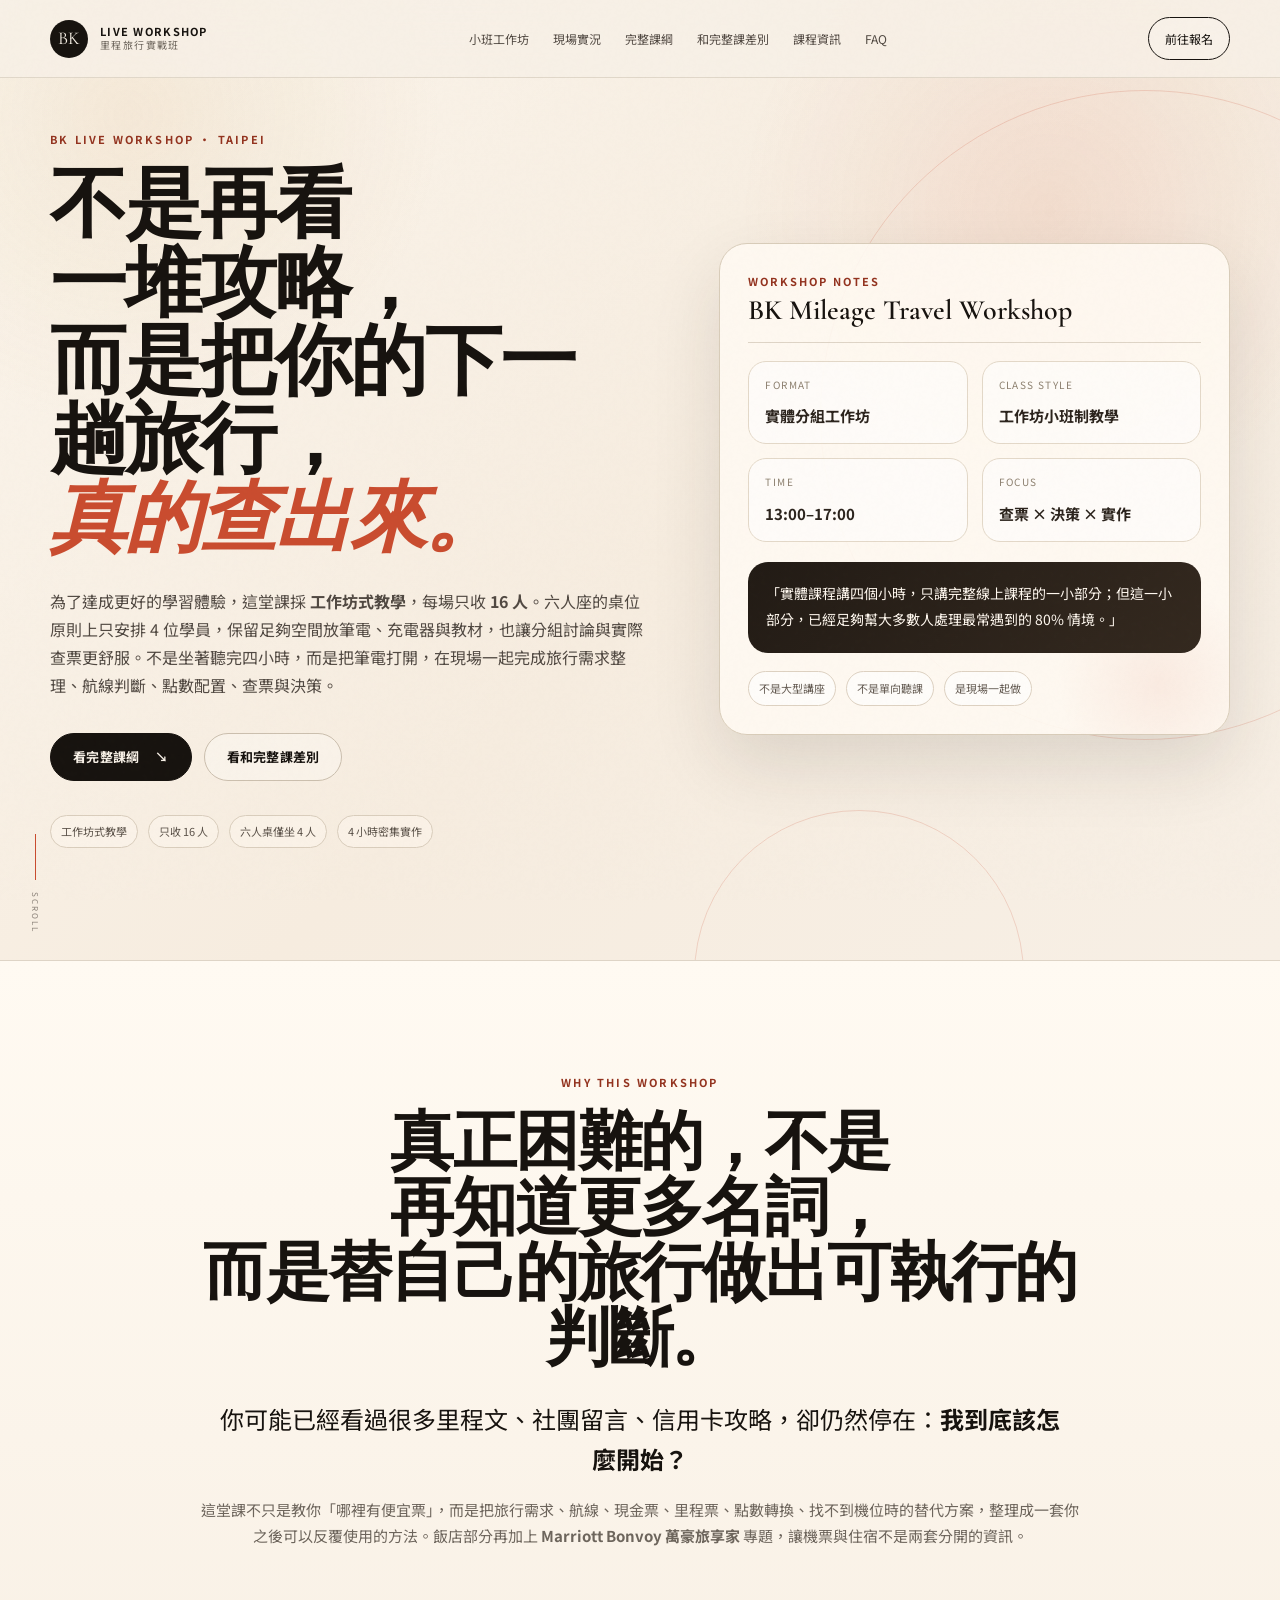
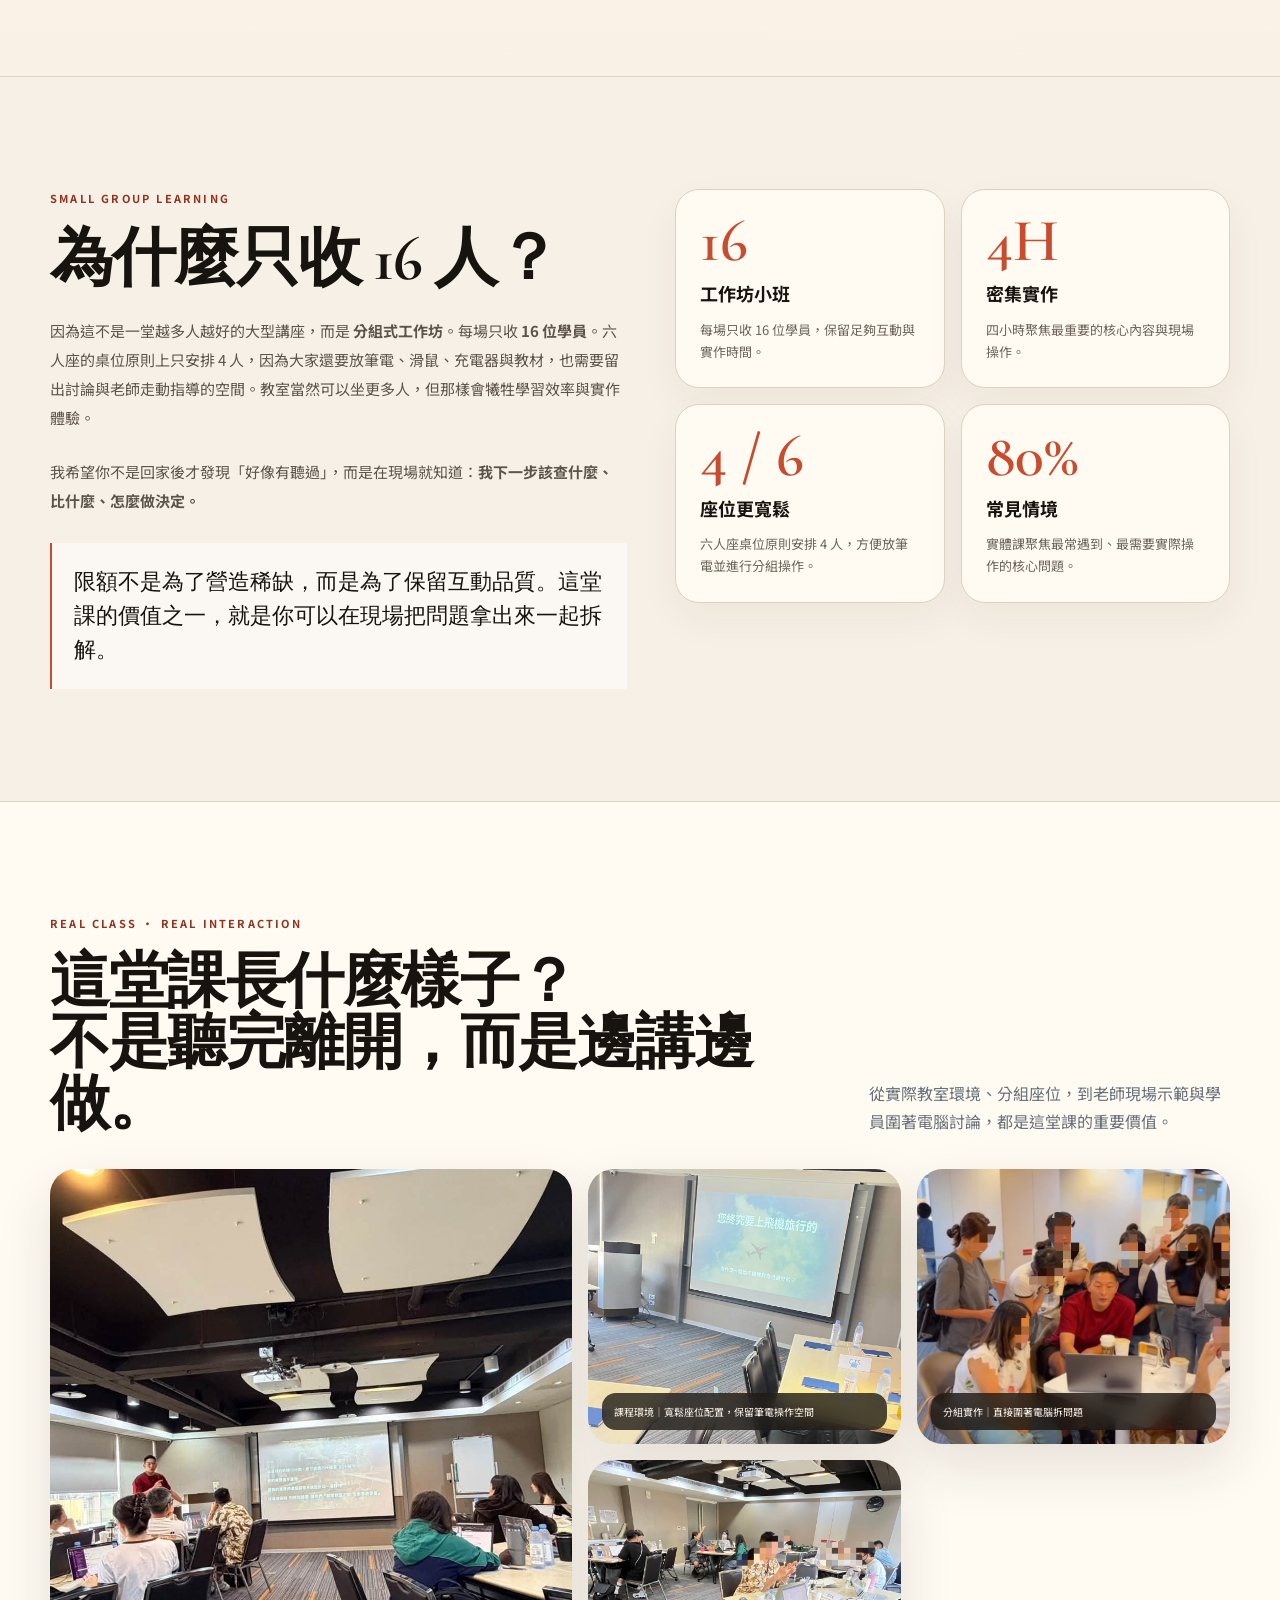
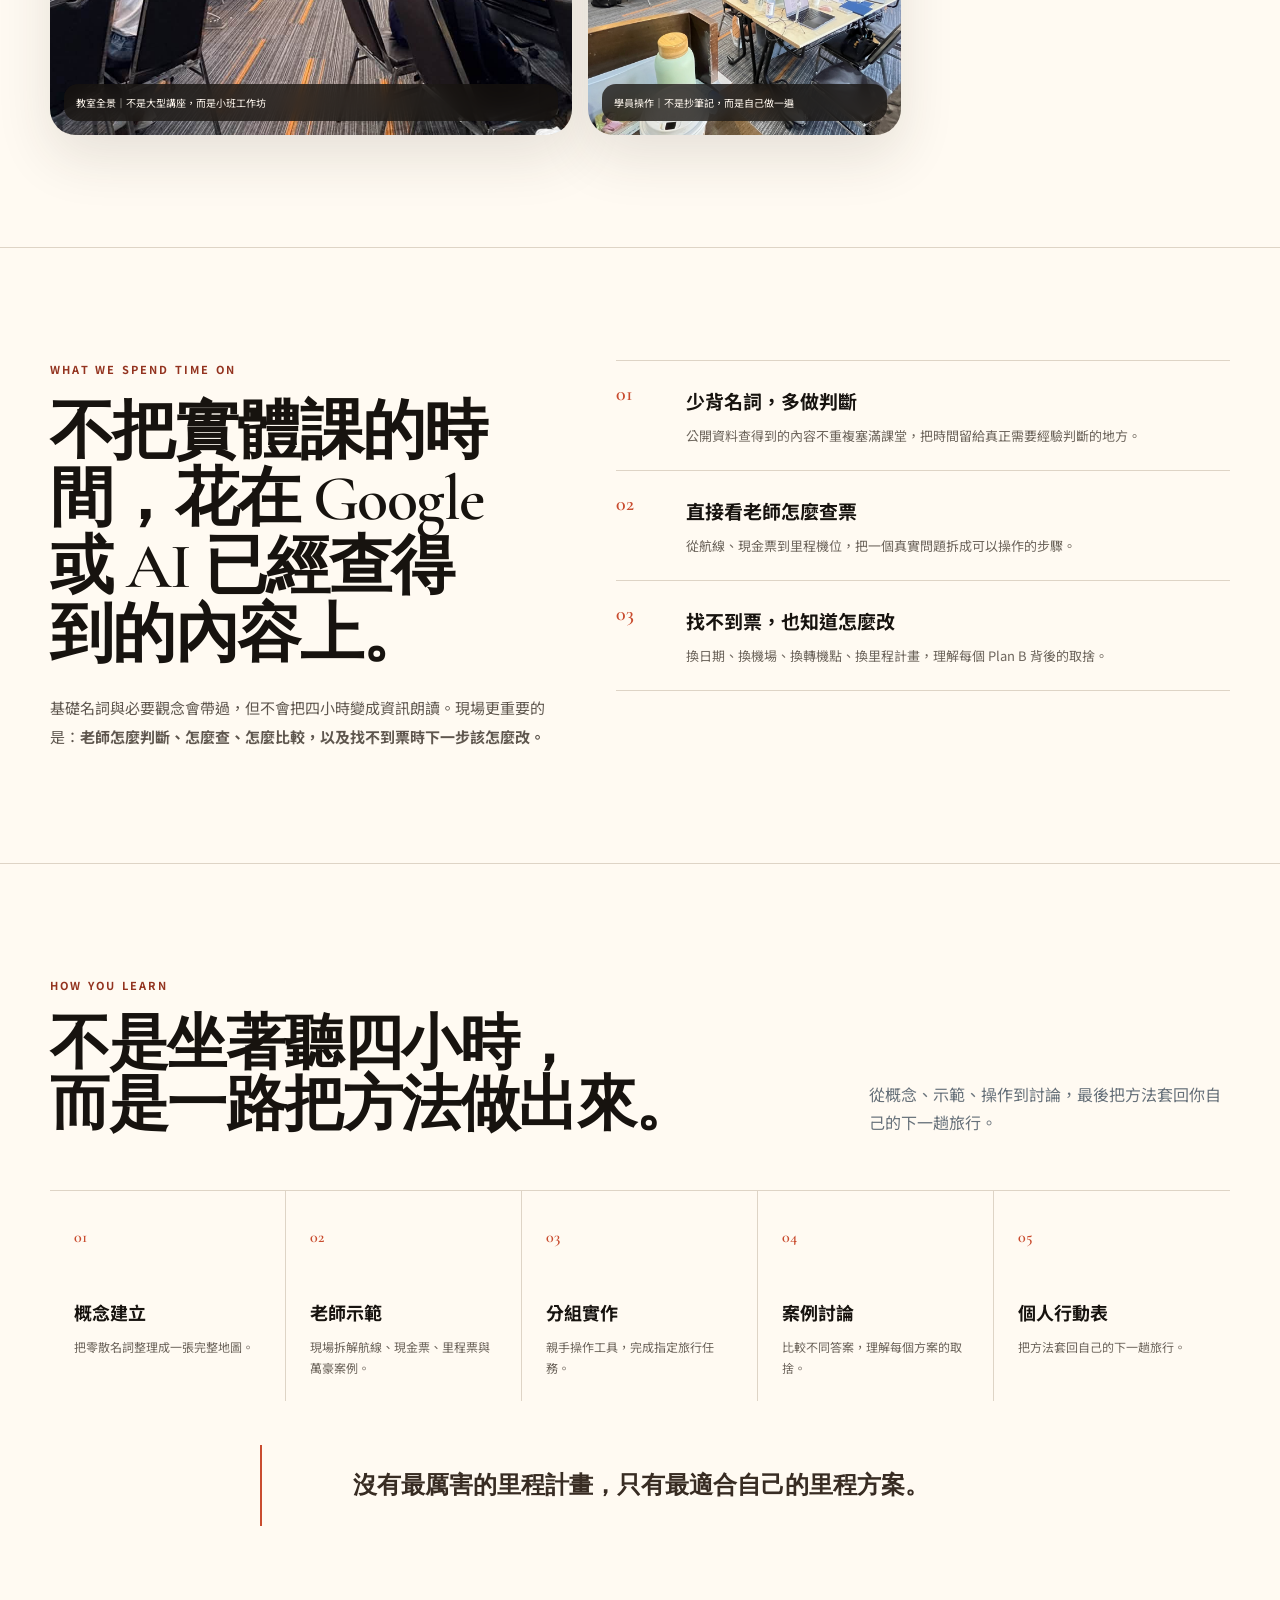
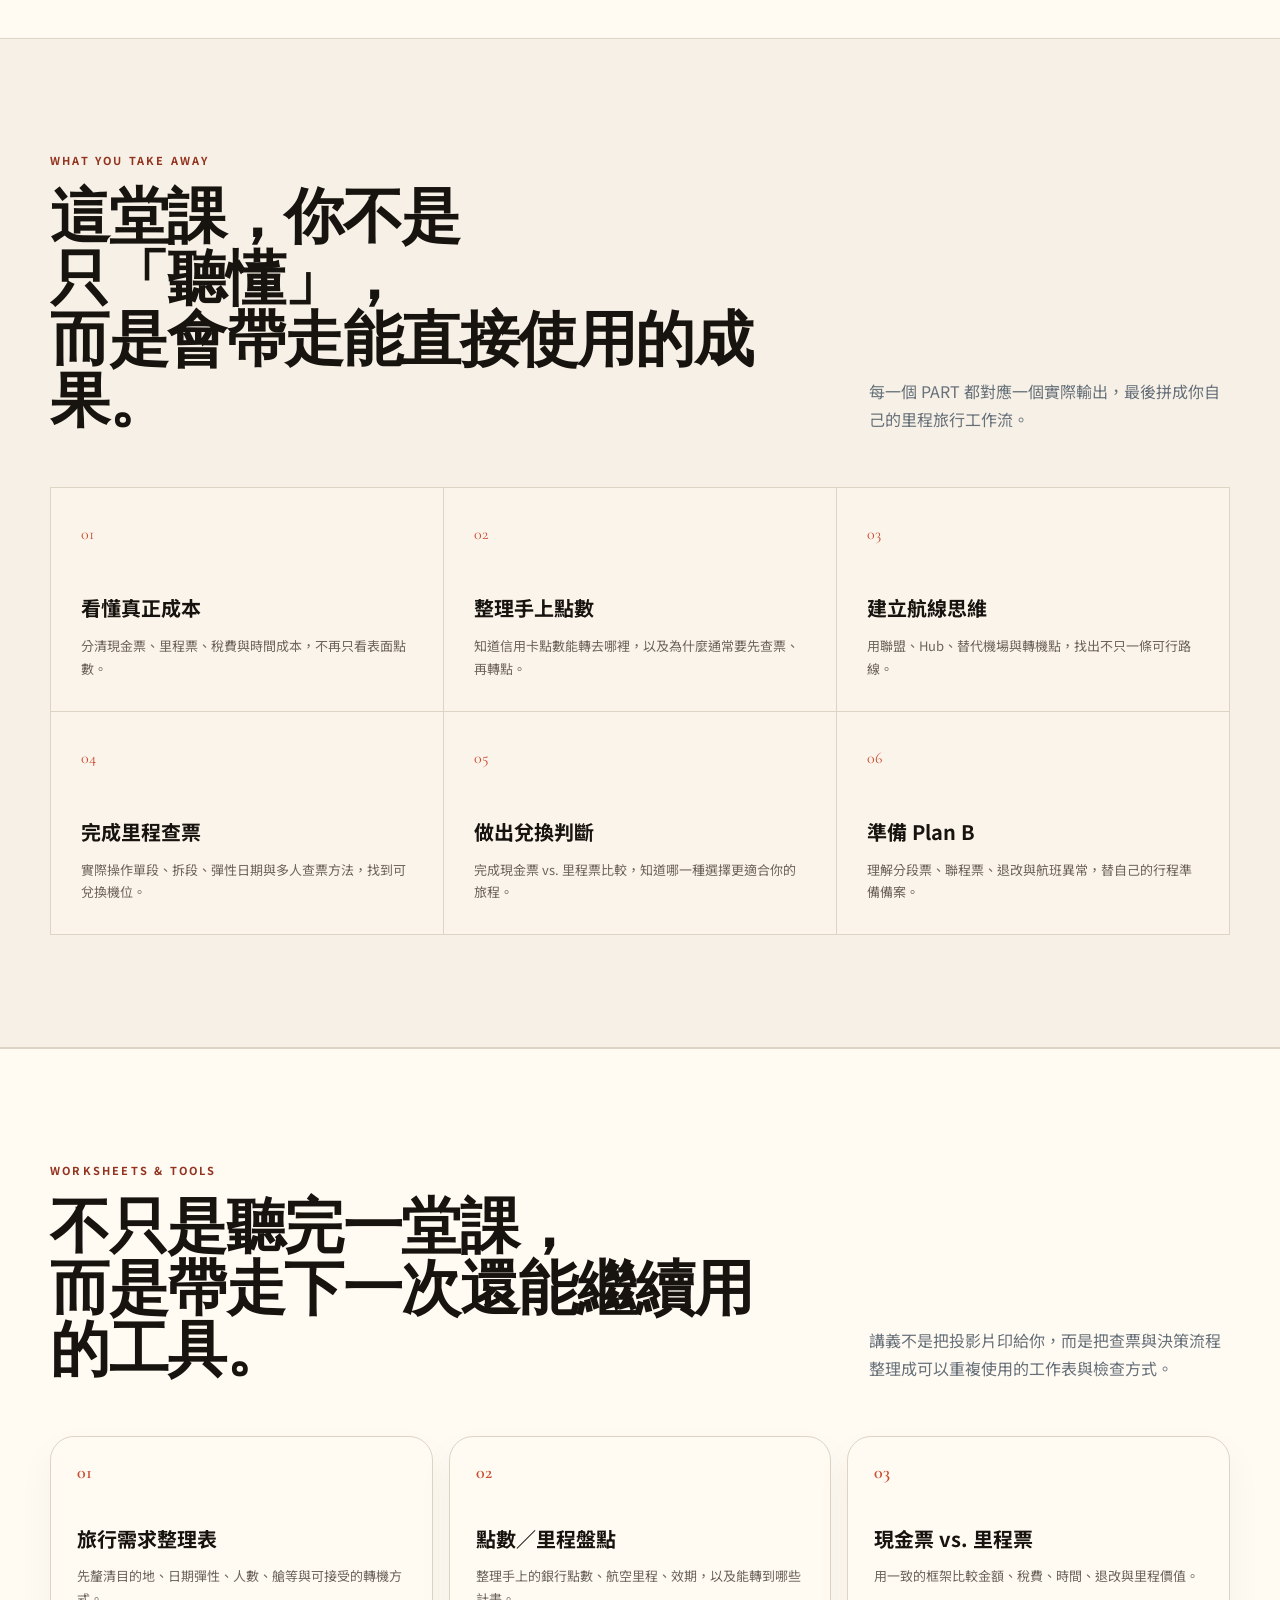
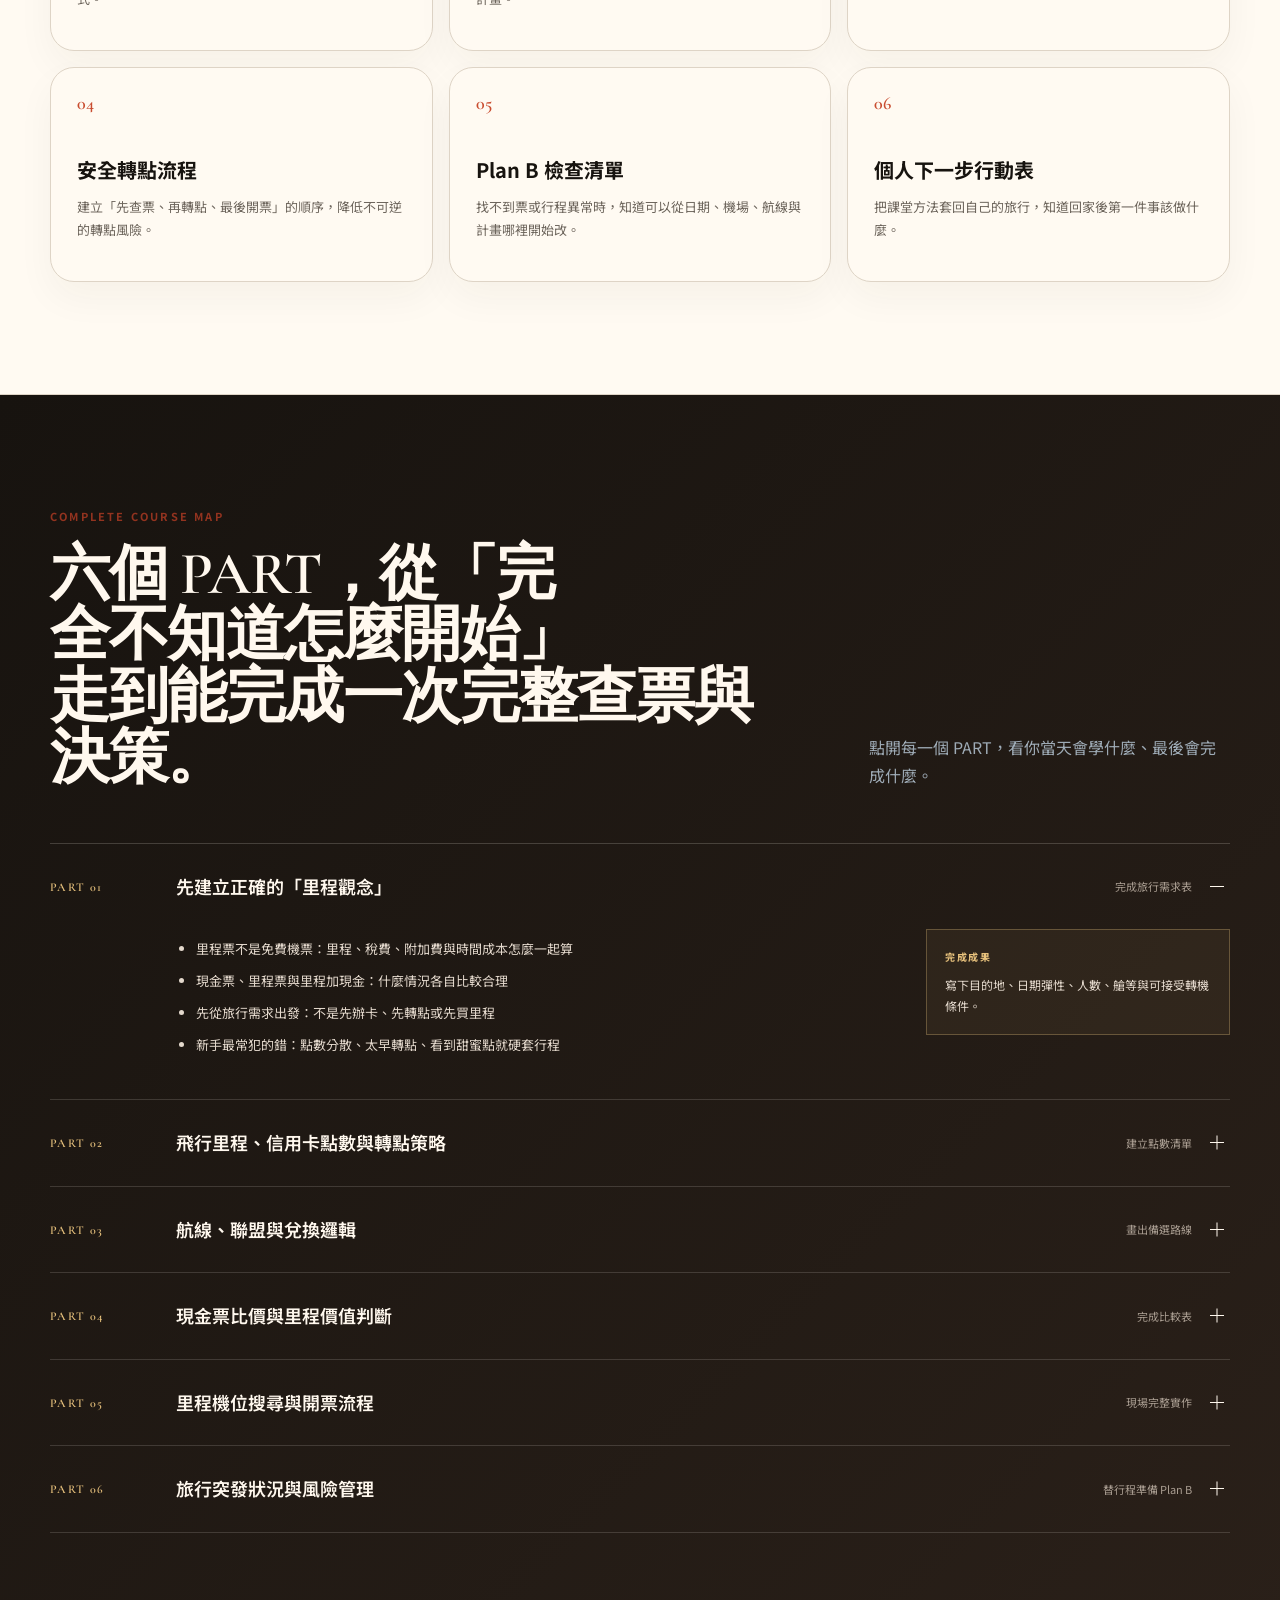
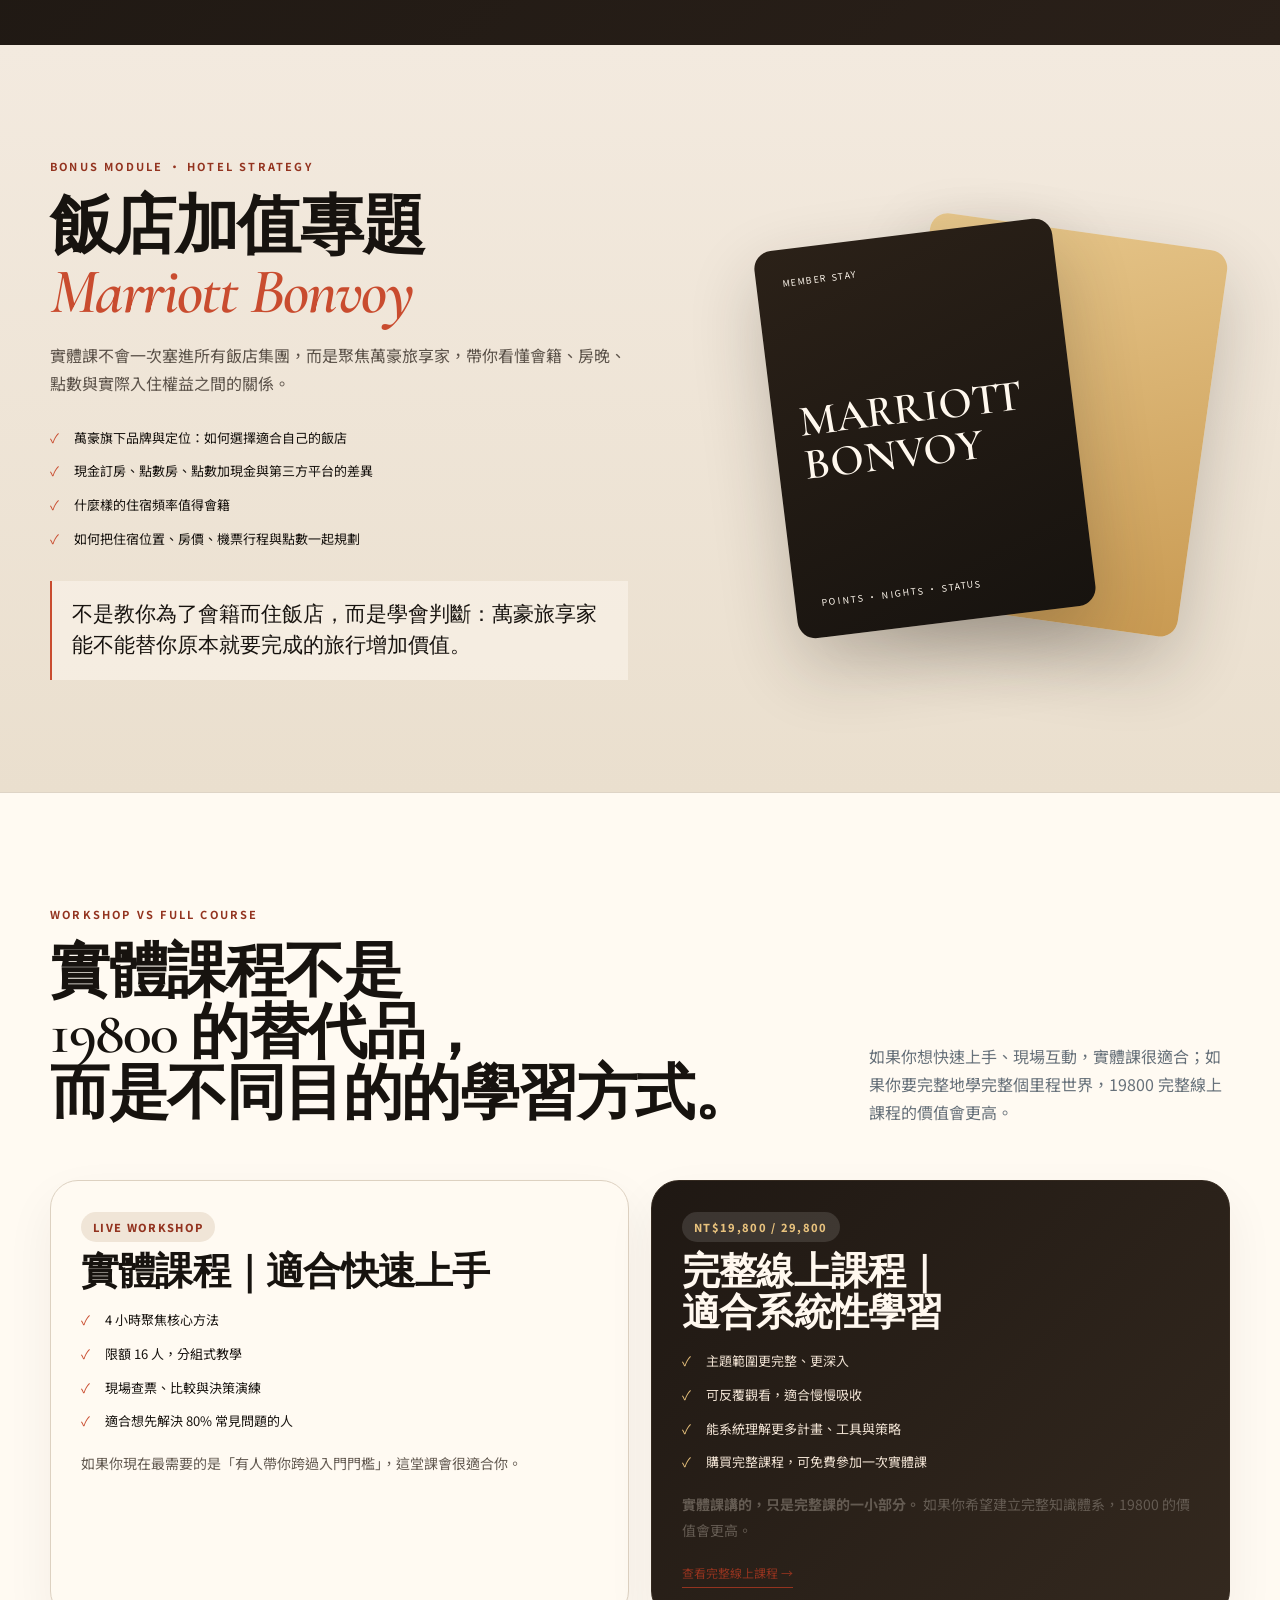
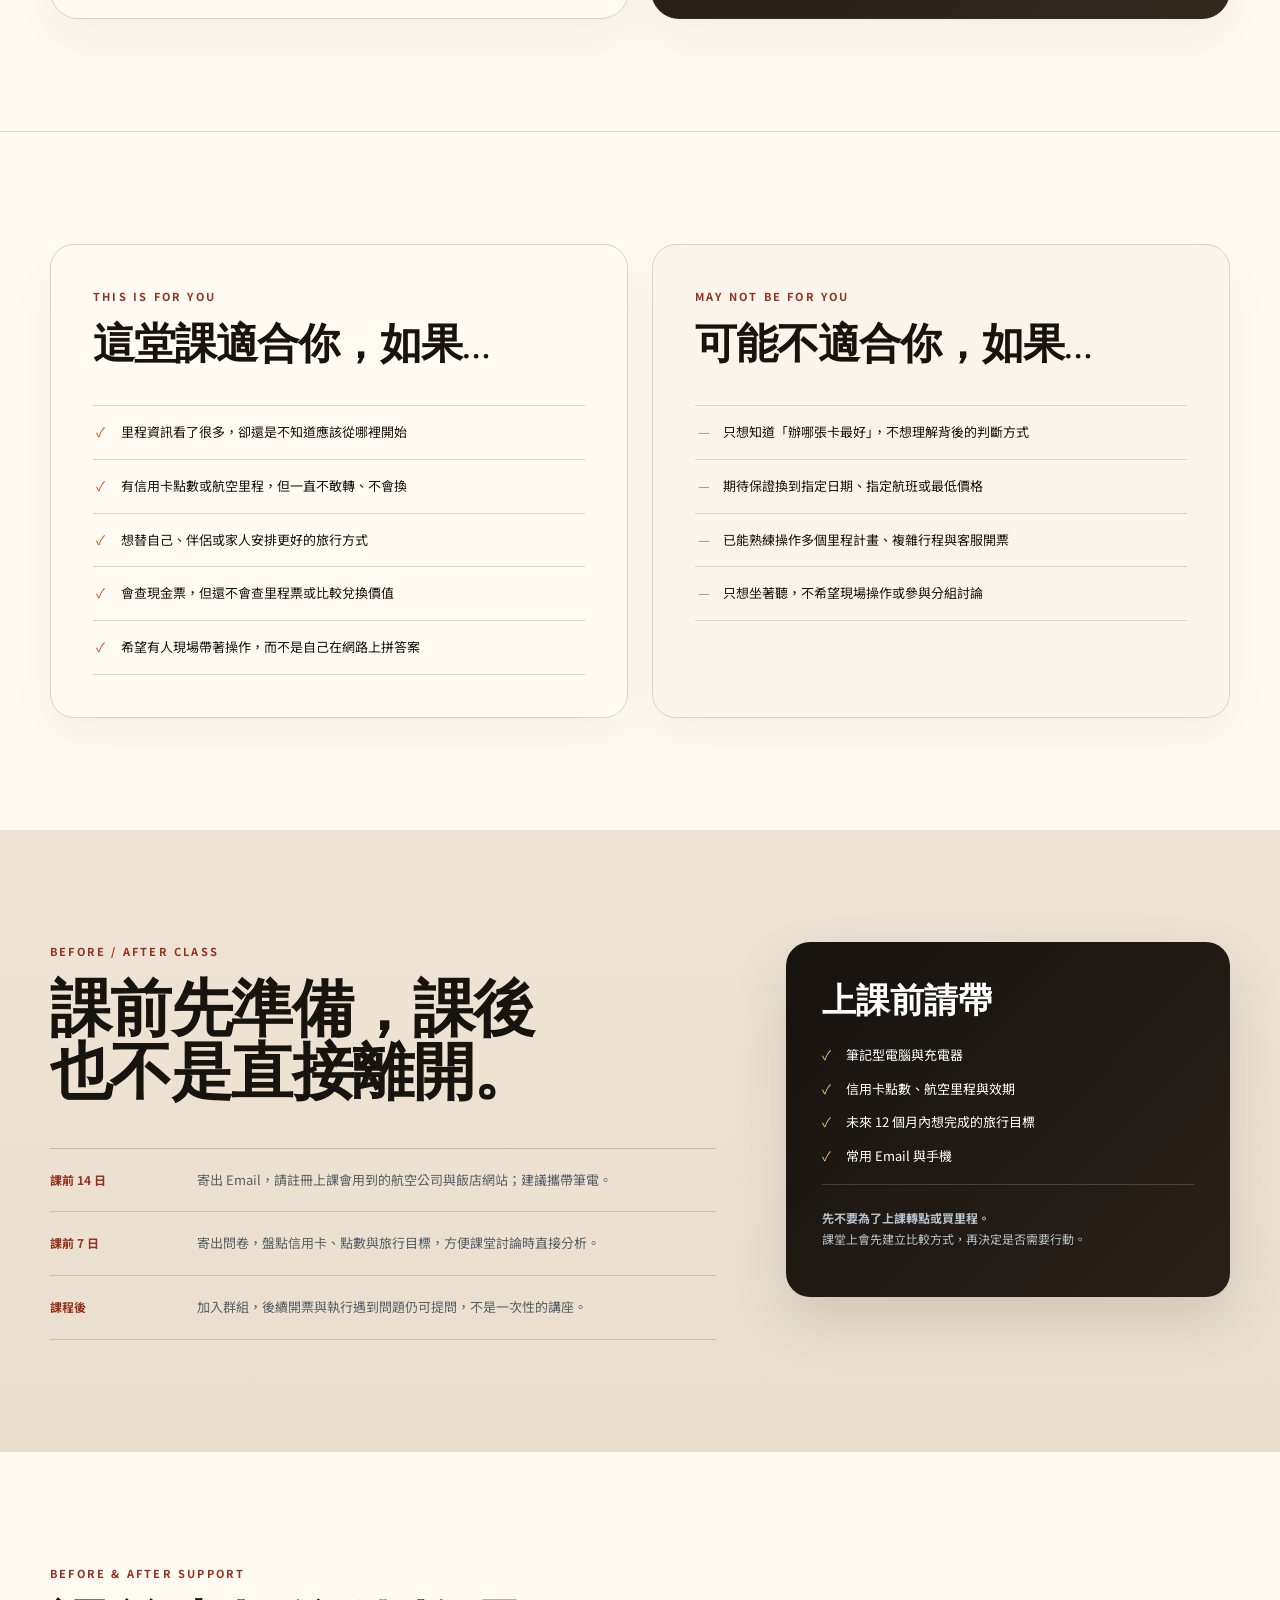
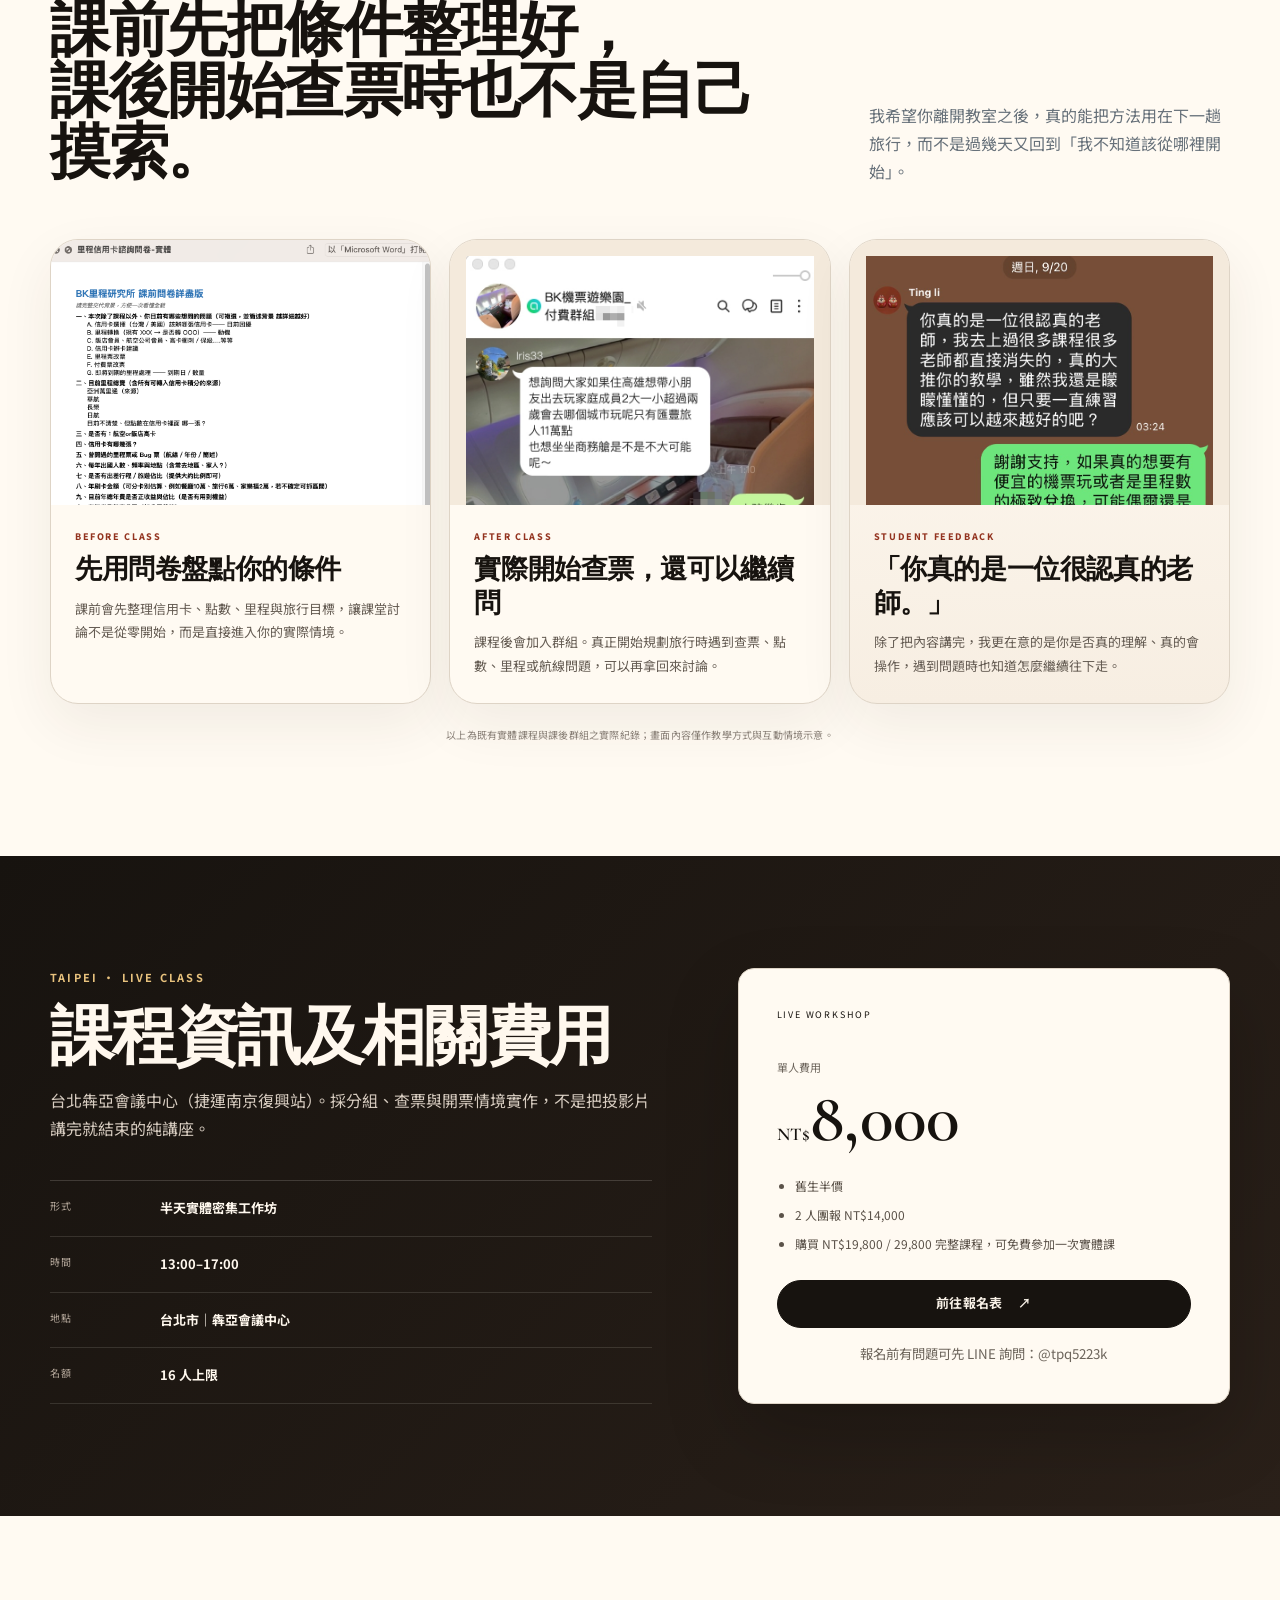
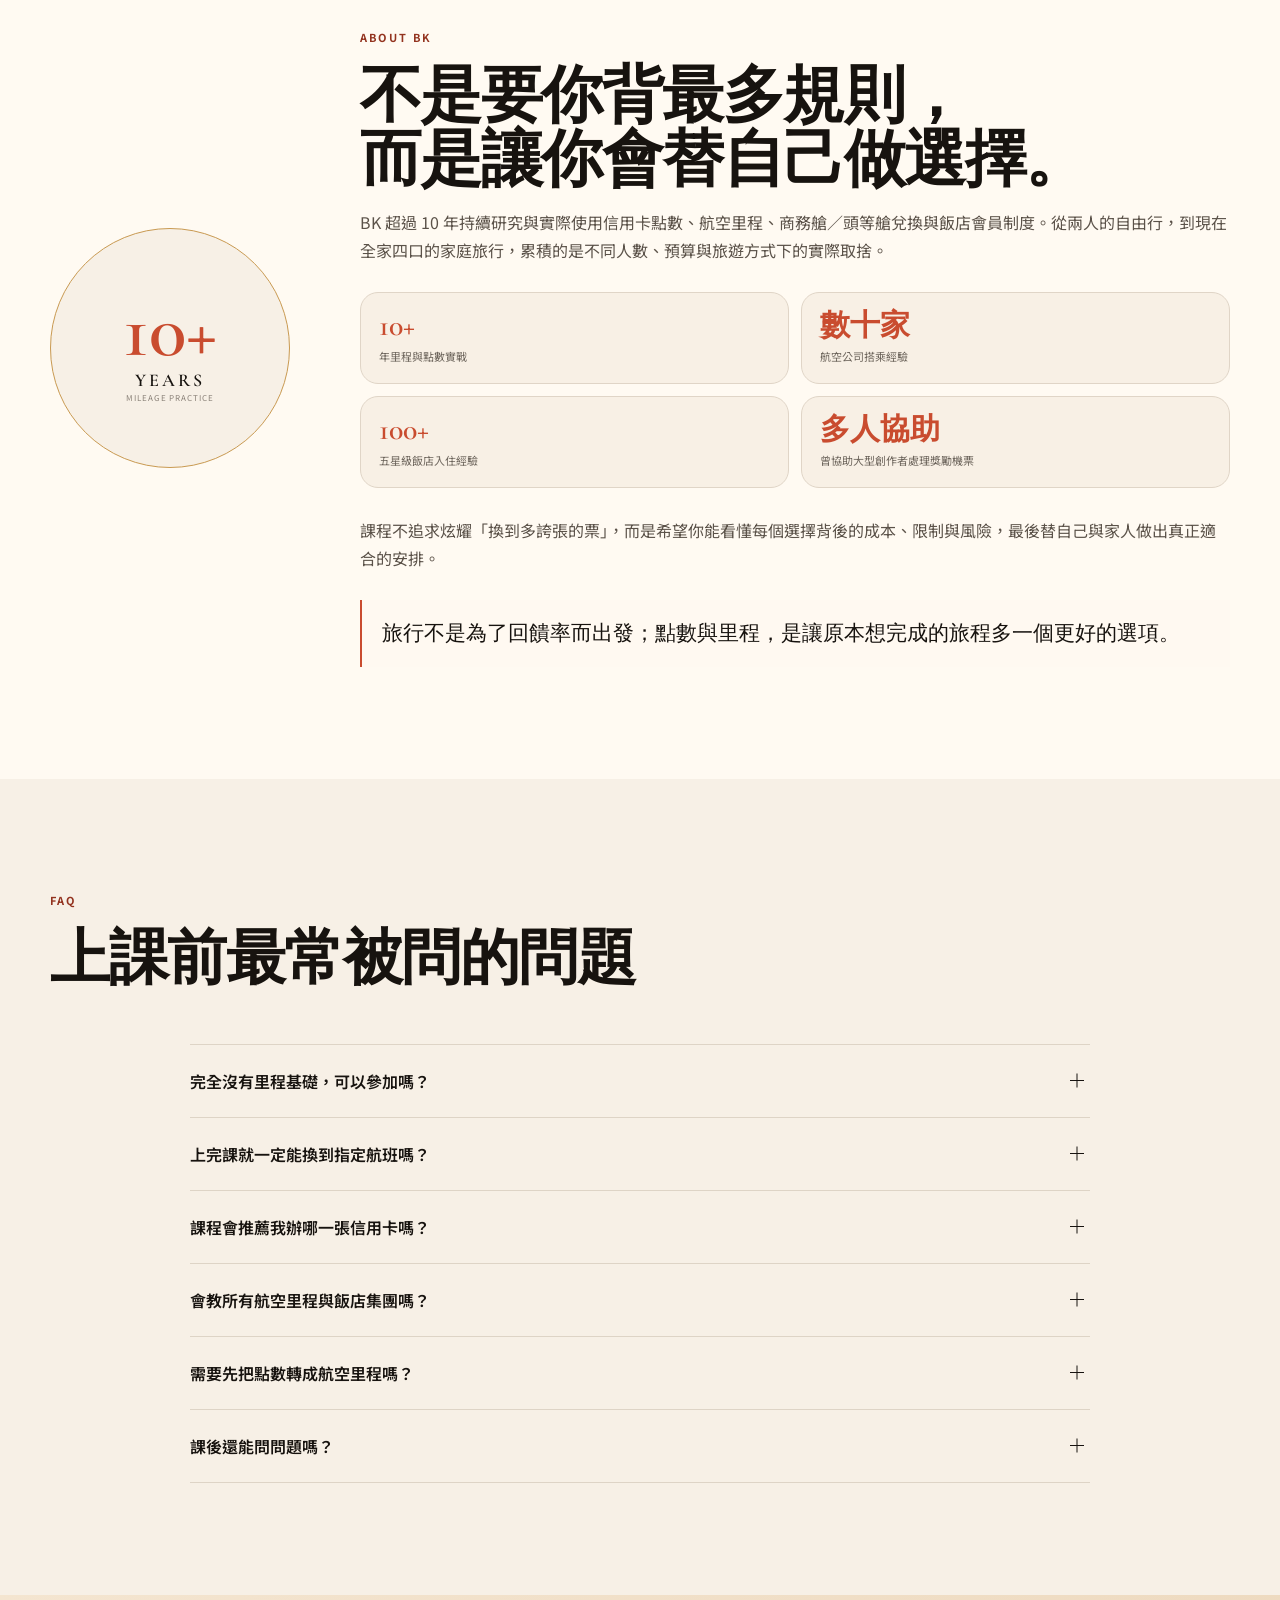
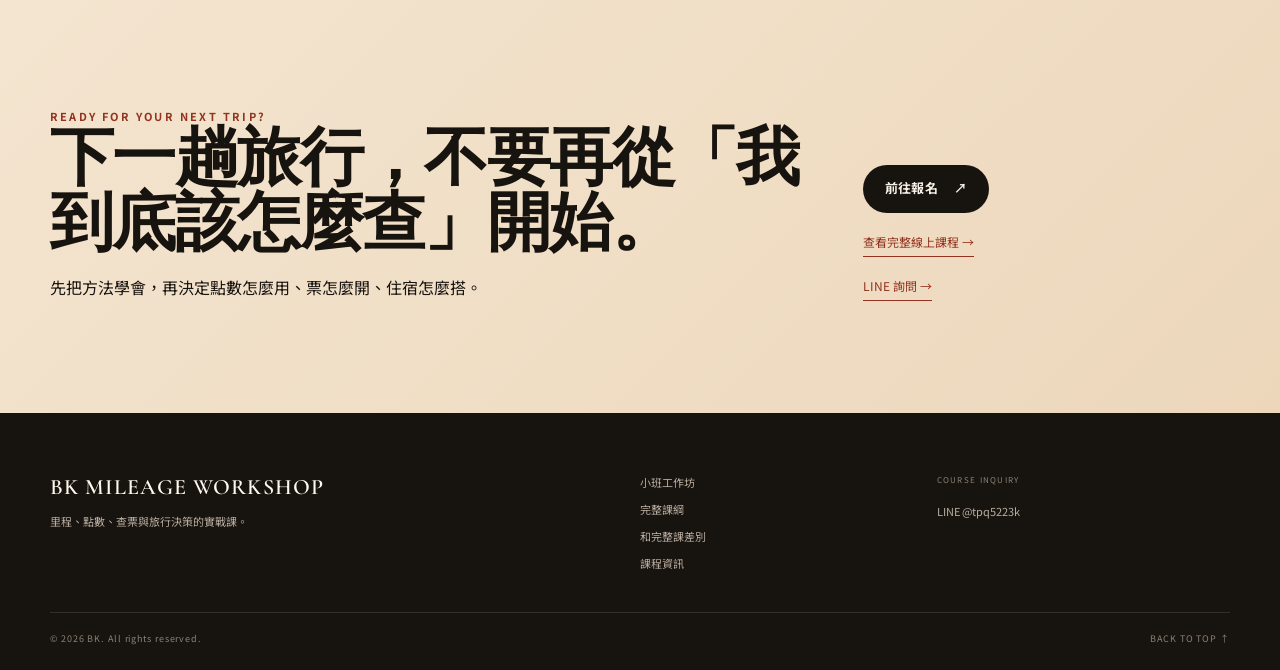
<file: index.html>
<!doctype html>
<html lang="zh-Hant">
<head>
  <meta charset="utf-8">
  <meta name="viewport" content="width=device-width, initial-scale=1">
  <meta name="theme-color" content="#1f1813">
  <meta name="description" content="BK 里程旅行實戰班｜限額 16 人的分組式實體工作坊，把里程、點數、查票與開票整理成能真正執行的旅行方法。">
  <meta property="og:title" content="BK 里程旅行實戰班｜實體課程課綱">
  <meta property="og:description" content="限額 16 人分組教學：航線、聯盟、點數、里程查票、開票流程與 Marriott Bonvoy 加值專題。">
  <meta property="og:type" content="website">
  <title>BK 里程旅行實戰班｜實體課程課綱</title>
  <link rel="preconnect" href="https://fonts.googleapis.com">
  <link rel="preconnect" href="https://fonts.gstatic.com" crossorigin>
  <link href="https://fonts.googleapis.com/css2?family=Cormorant+Garamond:ital,wght@0,600;1,600&family=Noto+Sans+TC:wght@400;500;600;700&display=swap" rel="stylesheet">
  <link rel="stylesheet" href="styles.css?v=5.1.0">
  <link rel="icon" href="assets/favicon.svg" type="image/svg+xml">
</head>
<body>
  <div class="page-noise" aria-hidden="true"></div>

  <header class="site-header site-header-warm" id="top">
    <a class="brand" href="#top" aria-label="回到頁首">
      <span class="brand-mark">BK</span>
      <span class="brand-copy"><b>LIVE WORKSHOP</b><small>里程旅行實戰班</small></span>
    </a>
    <button class="menu-toggle" type="button" aria-label="開啟選單" aria-expanded="false"><span></span><span></span></button>
    <nav class="site-nav" aria-label="主要選單">
      <a href="#small-group">小班工作坊</a>
      <a href="#class-scene">現場實況</a>
      <a href="#curriculum">完整課綱</a>
      <a href="#compare">和完整課差別</a>
      <a href="#pricing">課程資訊</a>
      <a href="#faq">FAQ</a>
    </nav>
    <a class="header-cta" href="registration.html">前往報名</a>
  </header>

  <main>
    <section class="hero hero-v4">
      <div class="hero-orbit orbit-one" aria-hidden="true"></div>
      <div class="hero-orbit orbit-two" aria-hidden="true"></div>
      <div class="container hero-grid hero-grid-v4">
        <div class="hero-copy reveal">
          <p class="eyebrow">BK LIVE WORKSHOP · TAIPEI</p>
          <h1>不是再看一堆攻略，<br>而是把你的下一趟旅行，<br><em>真的查出來。</em></h1>
          <p class="hero-lead">為了達成更好的學習體驗，這堂課採 <strong>工作坊式教學</strong>，每場只收 <strong>16 人</strong>。六人座的桌位原則上只安排 4 位學員，保留足夠空間放筆電、充電器與教材，也讓分組討論與實際查票更舒服。不是坐著聽完四小時，而是把筆電打開，在現場一起完成旅行需求整理、航線判斷、點數配置、查票與決策。</p>
          <div class="hero-actions">
            <a class="btn btn-primary" href="#curriculum">看完整課綱 <span>↘</span></a>
            <a class="btn btn-ghost" href="#compare">看和完整課差別</a>
          </div>
          <div class="hero-tags" aria-label="課程特色">
            <span>工作坊式教學</span><span>只收 16 人</span><span>六人桌僅坐 4 人</span><span>4 小時密集實作</span>
          </div>
        </div>

        <div class="workshop-note reveal delay-1" aria-label="課程資訊卡">
          <div class="note-head">
            <span>WORKSHOP NOTES</span><b>BK Mileage Travel Workshop</b>
          </div>
          <div class="note-grid">
            <div><small>FORMAT</small><strong>實體分組工作坊</strong></div>
            <div><small>CLASS STYLE</small><strong>工作坊小班制教學</strong></div>
            <div><small>TIME</small><strong>13:00–17:00</strong></div>
            <div><small>FOCUS</small><strong>查票 × 決策 × 實作</strong></div>
          </div>
          <div class="note-quote">
            <p>「實體課程講四個小時，只講完整線上課程的一小部分；但這一小部分，已經足夠幫大多數人處理最常遇到的 80% 情境。」</p>
          </div>
          <div class="note-foot">
            <span>不是大型講座</span>
            <span>不是單向聽課</span>
            <span>是現場一起做</span>
          </div>
        </div>
      </div>
      <div class="scroll-cue" aria-hidden="true"><span></span>SCROLL</div>
    </section>

    <section class="intro section-light editorial-intro">
      <div class="container narrow reveal">
        <p class="eyebrow dark">WHY THIS WORKSHOP</p>
        <h2>真正困難的，不是再知道更多名詞，<br>而是替自己的旅行做出可執行的判斷。</h2>
        <p class="large-copy">你可能已經看過很多里程文、社團留言、信用卡攻略，卻仍然停在：<strong>我到底該怎麼開始？</strong></p>
        <p>這堂課不只是教你「哪裡有便宜票」，而是把旅行需求、航線、現金票、里程票、點數轉換、找不到機位時的替代方案，整理成一套你之後可以反覆使用的方法。飯店部分再加上 <strong>Marriott Bonvoy 萬豪旅享家</strong> 專題，讓機票與住宿不是兩套分開的資訊。</p>
      </div>
    </section>

    <section class="small-group section-cream" id="small-group">
      <div class="container small-group-grid">
        <div class="small-group-copy reveal">
          <p class="eyebrow dark">SMALL GROUP LEARNING</p>
          <h2>為什麼只收 16 人？</h2>
          <p>因為這不是一堂越多人越好的大型講座，而是 <strong>分組式工作坊</strong>。每場只收 <strong>16 位學員</strong>。六人座的桌位原則上只安排 4 人，因為大家還要放筆電、滑鼠、充電器與教材，也需要留出討論與老師走動指導的空間。教室當然可以坐更多人，但那樣會犧牲學習效率與實作體驗。</p>
          <p>我希望你不是回家後才發現「好像有聽過」，而是在現場就知道：<strong>我下一步該查什麼、比什麼、怎麼做決定。</strong></p>
          <blockquote>限額不是為了營造稀缺，而是為了保留互動品質。這堂課的價值之一，就是你可以在現場把問題拿出來一起拆解。</blockquote>
        </div>
        <div class="small-group-stats reveal delay-1">
          <div class="stat-card"><span>16</span><b>工作坊小班</b><p>每場只收 16 位學員，保留足夠互動與實作時間。</p></div>
          <div class="stat-card"><span>4H</span><b>密集實作</b><p>四小時聚焦最重要的核心內容與現場操作。</p></div>
          <div class="stat-card"><span>4 / 6</span><b>座位更寬鬆</b><p>六人座桌位原則安排 4 人，方便放筆電並進行分組操作。</p></div>
          <div class="stat-card"><span>80%</span><b>常見情境</b><p>實體課聚焦最常遇到、最需要實際操作的核心問題。</p></div>
        </div>
      </div>
    </section>

    <section class="class-scene section-paper" id="class-scene">
      <div class="container">
        <div class="section-heading reveal section-heading-tight">
          <div>
            <p class="eyebrow dark">REAL CLASS · REAL INTERACTION</p>
            <h2>這堂課長什麼樣子？<br>不是聽完離開，而是邊講邊做。</h2>
          </div>
          <p>從實際教室環境、分組座位，到老師現場示範與學員圍著電腦討論，都是這堂課的重要價值。</p>
        </div>

        <div class="scene-gallery-v4 reveal delay-1">
          <figure class="scene-shot shot-wide"><img src="assets/workshop-01.jpg" alt="BK 里程旅行實體課程教室全景與上課現場"><figcaption>教室全景｜不是大型講座，而是小班工作坊</figcaption></figure>
          <figure class="scene-shot"><img src="assets/workshop-02.jpg" alt="BK 里程旅行實體課程教室座位與投影畫面"><figcaption>課程環境｜寬鬆座位配置，保留筆電操作空間</figcaption></figure>
          <figure class="scene-shot"><img src="assets/workshop-03.jpg" alt="BK 里程旅行實體課程老師與學員圍桌討論"><figcaption>分組實作｜直接圍著電腦拆問題</figcaption></figure>
          <figure class="scene-shot"><img src="assets/workshop-04.jpg" alt="BK 里程旅行實體課程學員分組討論與操作"><figcaption>學員操作｜不是抄筆記，而是自己做一遍</figcaption></figure>
        </div>
      </div>
    </section>


    <section class="practice-focus section-light" id="practice-focus">
      <div class="container practice-focus-grid">
        <div class="practice-focus-copy reveal">
          <p class="eyebrow dark">WHAT WE SPEND TIME ON</p>
          <h2>不把實體課的時間，花在 Google 或 AI 已經查得到的內容上。</h2>
          <p>基礎名詞與必要觀念會帶過，但不會把四小時變成資訊朗讀。現場更重要的是：<strong>老師怎麼判斷、怎麼查、怎麼比較，以及找不到票時下一步該怎麼改。</strong></p>
        </div>
        <div class="practice-focus-cards reveal delay-1">
          <article><span>01</span><div><h3>少背名詞，多做判斷</h3><p>公開資料查得到的內容不重複塞滿課堂，把時間留給真正需要經驗判斷的地方。</p></div></article>
          <article><span>02</span><div><h3>直接看老師怎麼查票</h3><p>從航線、現金票到里程機位，把一個真實問題拆成可以操作的步驟。</p></div></article>
          <article><span>03</span><div><h3>找不到票，也知道怎麼改</h3><p>換日期、換機場、換轉機點、換里程計畫，理解每個 Plan B 背後的取捨。</p></div></article>
        </div>
      </div>
    </section>

    <section class="method section-cream" id="method">
      <div class="container">
        <div class="section-heading reveal">
          <div><p class="eyebrow dark">HOW YOU LEARN</p><h2>不是坐著聽四小時，<br>而是一路把方法做出來。</h2></div>
          <p>從概念、示範、操作到討論，最後把方法套回你自己的下一趟旅行。</p>
        </div>
        <div class="method-track">
          <div class="method-step reveal"><span>01</span><h3>概念建立</h3><p>把零散名詞整理成一張完整地圖。</p></div>
          <div class="method-step reveal delay-1"><span>02</span><h3>老師示範</h3><p>現場拆解航線、現金票、里程票與萬豪案例。</p></div>
          <div class="method-step reveal delay-2"><span>03</span><h3>分組實作</h3><p>親手操作工具，完成指定旅行任務。</p></div>
          <div class="method-step reveal"><span>04</span><h3>案例討論</h3><p>比較不同答案，理解每個方案的取捨。</p></div>
          <div class="method-step reveal delay-1"><span>05</span><h3>個人行動表</h3><p>把方法套回自己的下一趟旅行。</p></div>
        </div>
        <blockquote class="method-quote reveal">沒有最厲害的里程計畫，只有最適合自己的里程方案。</blockquote>
      </div>
    </section>

    <section class="outcomes section-cream" id="outcomes">
      <div class="container">
        <div class="section-heading reveal">
          <div><p class="eyebrow dark">WHAT YOU TAKE AWAY</p><h2>這堂課，你不是只「聽懂」，<br>而是會帶走能直接使用的成果。</h2></div>
          <p>每一個 PART 都對應一個實際輸出，最後拼成你自己的里程旅行工作流。</p>
        </div>

        <div class="outcome-grid">
          <article class="outcome-card reveal"><span class="card-no">01</span><h3>看懂真正成本</h3><p>分清現金票、里程票、稅費與時間成本，不再只看表面點數。</p></article>
          <article class="outcome-card reveal delay-1"><span class="card-no">02</span><h3>整理手上點數</h3><p>知道信用卡點數能轉去哪裡，以及為什麼通常要先查票、再轉點。</p></article>
          <article class="outcome-card reveal delay-2"><span class="card-no">03</span><h3>建立航線思維</h3><p>用聯盟、Hub、替代機場與轉機點，找出不只一條可行路線。</p></article>
          <article class="outcome-card reveal"><span class="card-no">04</span><h3>完成里程查票</h3><p>實際操作單段、拆段、彈性日期與多人查票方法，找到可兌換機位。</p></article>
          <article class="outcome-card reveal delay-1"><span class="card-no">05</span><h3>做出兌換判斷</h3><p>完成現金票 vs. 里程票比較，知道哪一種選擇更適合你的旅程。</p></article>
          <article class="outcome-card reveal delay-2"><span class="card-no">06</span><h3>準備 Plan B</h3><p>理解分段票、聯程票、退改與航班異常，替自己的行程準備備案。</p></article>
        </div>
      </div>
    </section>


    <section class="toolkit section-light" id="toolkit">
      <div class="container">
        <div class="section-heading reveal">
          <div><p class="eyebrow dark">WORKSHEETS & TOOLS</p><h2>不只是聽完一堂課，<br>而是帶走下一次還能繼續用的工具。</h2></div>
          <p>講義不是把投影片印給你，而是把查票與決策流程整理成可以重複使用的工作表與檢查方式。</p>
        </div>
        <div class="toolkit-grid">
          <article class="toolkit-card reveal"><span>01</span><h3>旅行需求整理表</h3><p>先釐清目的地、日期彈性、人數、艙等與可接受的轉機方式。</p></article>
          <article class="toolkit-card reveal delay-1"><span>02</span><h3>點數／里程盤點</h3><p>整理手上的銀行點數、航空里程、效期，以及能轉到哪些計畫。</p></article>
          <article class="toolkit-card reveal delay-2"><span>03</span><h3>現金票 vs. 里程票</h3><p>用一致的框架比較金額、稅費、時間、退改與里程價值。</p></article>
          <article class="toolkit-card reveal"><span>04</span><h3>安全轉點流程</h3><p>建立「先查票、再轉點、最後開票」的順序，降低不可逆的轉點風險。</p></article>
          <article class="toolkit-card reveal delay-1"><span>05</span><h3>Plan B 檢查清單</h3><p>找不到票或行程異常時，知道可以從日期、機場、航線與計畫哪裡開始改。</p></article>
          <article class="toolkit-card reveal delay-2"><span>06</span><h3>個人下一步行動表</h3><p>把課堂方法套回自己的旅行，知道回家後第一件事該做什麼。</p></article>
        </div>
      </div>
    </section>

    <section class="curriculum section-dark" id="curriculum">
      <div class="container">
        <div class="section-heading light reveal">
          <div><p class="eyebrow">COMPLETE COURSE MAP</p><h2>六個 PART，從「完全不知道怎麼開始」<br>走到能完成一次完整查票與決策。</h2></div>
          <p>點開每一個 PART，看你當天會學什麼、最後會完成什麼。</p>
        </div>

        <div class="curriculum-list">
          <details class="module reveal" open>
            <summary><span class="module-num">PART 01</span><span class="module-title">先建立正確的「里程觀念」</span><span class="module-result">完成旅行需求表</span><i></i></summary>
            <div class="module-body"><ul><li>里程票不是免費機票：里程、稅費、附加費與時間成本怎麼一起算</li><li>現金票、里程票與里程加現金：什麼情況各自比較合理</li><li>先從旅行需求出發：不是先辦卡、先轉點或先買里程</li><li>新手最常犯的錯：點數分散、太早轉點、看到甜蜜點就硬套行程</li></ul><div class="result-box"><b>完成成果</b><span>寫下目的地、日期彈性、人數、艙等與可接受轉機條件。</span></div></div>
          </details>
          <details class="module reveal">
            <summary><span class="module-num">PART 02</span><span class="module-title">飛行里程、信用卡點數與轉點策略</span><span class="module-result">建立點數清單</span><i></i></summary>
            <div class="module-body"><ul><li>飛行里程與銀行點數：兩者有什麼不同</li><li>點數與里程價值：如何判斷一點／一里的實際價值</li><li>台灣信用卡轉點夥伴：常見信用卡點數可以轉到哪些航空計畫</li><li>安全轉點流程：為什麼通常要先查到票，再進行轉點</li><li>轉點 Bonus 與買里程促銷：什麼時候才值得考慮</li></ul><div class="result-box"><b>完成成果</b><span>建立自己的點數存量與可轉夥伴清單。</span></div></div>
          </details>
          <details class="module reveal">
            <summary><span class="module-num">PART 03</span><span class="module-title">航線、聯盟與兌換邏輯</span><span class="module-result">畫出備選路線</span><i></i></summary>
            <div class="module-body"><ul><li>拆解一趟旅程：從出發地、目的地與轉機點開始</li><li>三大航空聯盟：星空聯盟、寰宇一家與天合聯盟怎麼用</li><li>同一航班的不同兌換方式：為什麼能用不同里程計畫換到</li><li>直飛、轉機與分段開票：成本、彈性與風險比較</li><li>不同人數的查票策略：單人、雙人與家庭旅遊有什麼不同</li></ul><div class="result-box"><b>完成成果</b><span>畫出一條主要航線與至少一條備選路線。</span></div></div>
          </details>
          <details class="module reveal">
            <summary><span class="module-num">PART 04</span><span class="module-title">現金票比價與里程價值判斷</span><span class="module-result">完成比較表</span><i></i></summary>
            <div class="module-body"><ul><li>建立現金票基準：使用 Google Flights 查詢與比較票價</li><li>完整比較航班條件：票價、飛行時間、轉機、行李與退改規則</li><li>計算里程兌換價值：算出每一里程實際換到多少價值</li><li>商務艙與頭等艙的選擇：何時用里程、何時直接買票</li><li>不要為兌換率犧牲旅行：找到真正適合自己的方案</li></ul><div class="result-box"><b>完成成果</b><span>完成一份現金票與里程票比較表。</span></div></div>
          </details>
          <details class="module reveal">
            <summary><span class="module-num">PART 05</span><span class="module-title">里程機位搜尋與開票流程</span><span class="module-result">現場完整實作</span><i></i></summary>
            <div class="module-body"><ul><li>選擇查票工具：從航線判斷該使用哪個航空公司網站或搜尋工具</li><li>里程機位搜尋方法：單段搜尋、多點進出、拆段查票與彈性日期</li><li>找不到票時的調整方法：更換日期、機場、轉機點或里程計畫</li><li>辨識不同機位狀態：可兌換機位、候補、幽靈票與客服開票</li><li>開票前最後檢查：姓名、證件、稅費、退改與轉點時間</li></ul><div class="result-box accent"><b>現場實作</b><span>依指定案例完成「找航線 → 查現金票 → 查里程票 → 比較 → 決定」。</span></div></div>
          </details>
          <details class="module reveal">
            <summary><span class="module-num">PART 06</span><span class="module-title">旅行突發狀況與風險管理</span><span class="module-result">替行程準備 Plan B</span><i></i></summary>
            <div class="module-body"><ul><li>航班異常的第一步：遇到取消、延誤或接不上轉機時怎麼處理</li><li>聯程票與分段票：兩者的保障差異</li><li>轉機風險判斷：轉機時間、入境、領行李與換機場</li><li>里程票退改規則：改票、退票與里程效期要注意什麼</li><li>建立旅行備案：事先準備替代航班，降低旅程中斷風險</li></ul><div class="result-box"><b>完成成果</b><span>替自己的行程準備一套 Plan B。</span></div></div>
          </details>
        </div>
      </div>
    </section>

    <section class="hotel-special section-sand">
      <div class="container special-grid">
        <div class="special-copy reveal">
          <p class="eyebrow dark">BONUS MODULE · HOTEL STRATEGY</p>
          <h2>飯店加值專題<br><em>Marriott Bonvoy</em></h2>
          <p>實體課不會一次塞進所有飯店集團，而是聚焦萬豪旅享家，帶你看懂會籍、房晚、點數與實際入住權益之間的關係。</p>
          <ul class="check-list"><li>萬豪旗下品牌與定位：如何選擇適合自己的飯店</li><li>現金訂房、點數房、點數加現金與第三方平台的差異</li><li>什麼樣的住宿頻率值得會籍</li><li>如何把住宿位置、房價、機票行程與點數一起規劃</li></ul>
          <blockquote>不是教你為了會籍而住飯店，而是學會判斷：萬豪旅享家能不能替你原本就要完成的旅行增加價值。</blockquote>
        </div>
        <div class="special-visual reveal delay-1" aria-hidden="true">
          <div class="hotel-card front"><small>MEMBER STAY</small><strong>MARRIOTT<br>BONVOY</strong><span>POINTS · NIGHTS · STATUS</span></div>
          <div class="hotel-card back"><small>TRIP VALUE</small><div class="hotel-icon">◇</div><span>STAY SMARTER</span></div>
        </div>
      </div>
    </section>

    <section class="compare section-light" id="compare">
      <div class="container">
        <div class="section-heading reveal">
          <div><p class="eyebrow dark">WORKSHOP VS FULL COURSE</p><h2>實體課程不是 19800 的替代品，<br>而是不同目的的學習方式。</h2></div>
          <p>如果你想快速上手、現場互動，實體課很適合；如果你要完整地學完整個里程世界，19800 完整線上課程的價值會更高。</p>
        </div>
        <div class="compare-grid">
          <article class="compare-card reveal">
            <span class="compare-label">LIVE WORKSHOP</span>
            <h3>實體課程｜適合快速上手</h3>
            <ul class="check-list">
              <li>4 小時聚焦核心方法</li>
              <li>限額 16 人，分組式教學</li>
              <li>現場查票、比較與決策演練</li>
              <li>適合想先解決 80% 常見問題的人</li>
            </ul>
            <p>如果你現在最需要的是「有人帶你跨過入門門檻」，這堂課會很適合你。</p>
          </article>
          <article class="compare-card compare-card-highlight reveal delay-1">
            <span class="compare-label">NT$19,800 / 29,800</span>
            <h3>完整線上課程｜適合系統性學習</h3>
            <ul class="check-list">
              <li>主題範圍更完整、更深入</li>
              <li>可反覆觀看，適合慢慢吸收</li>
              <li>能系統理解更多計畫、工具與策略</li>
              <li>購買完整課程，可免費參加一次實體課</li>
            </ul>
            <p><strong>實體課講的，只是完整課的一小部分。</strong> 如果你希望建立完整知識體系，19800 的價值會更高。</p>
            <a class="text-link" href="https://fly.briankill.com/" target="_blank" rel="noopener">查看完整線上課程 →</a>
          </article>
        </div>
      </div>
    </section>


    <section class="fit section-cream" id="fit">
      <div class="container fit-grid">
        <div class="fit-card yes reveal">
          <p class="eyebrow dark">THIS IS FOR YOU</p>
          <h2>這堂課適合你，如果…</h2>
          <ul>
            <li>里程資訊看了很多，卻還是不知道應該從哪裡開始</li>
            <li>有信用卡點數或航空里程，但一直不敢轉、不會換</li>
            <li>想替自己、伴侶或家人安排更好的旅行方式</li>
            <li>會查現金票，但還不會查里程票或比較兌換價值</li>
            <li>希望有人現場帶著操作，而不是自己在網路上拼答案</li>
          </ul>
        </div>
        <div class="fit-card no reveal delay-1">
          <p class="eyebrow dark">MAY NOT BE FOR YOU</p>
          <h2>可能不適合你，如果…</h2>
          <ul>
            <li>只想知道「辦哪張卡最好」，不想理解背後的判斷方式</li>
            <li>期待保證換到指定日期、指定航班或最低價格</li>
            <li>已能熟練操作多個里程計畫、複雜行程與客服開票</li>
            <li>只想坐著聽，不希望現場操作或參與分組討論</li>
          </ul>
        </div>
      </div>
    </section>

    <section class="prep section-sand">
      <div class="container prep-grid">
        <div class="prep-main reveal">
          <p class="eyebrow dark">BEFORE / AFTER CLASS</p><h2>課前先準備，課後也不是直接離開。</h2>
          <div class="prep-phases">
            <div><span>課前 14 日</span><p>寄出 Email，請註冊上課會用到的航空公司與飯店網站；建議攜帶筆電。</p></div>
            <div><span>課前 7 日</span><p>寄出問卷，盤點信用卡、點數與旅行目標，方便課堂討論時直接分析。</p></div>
            <div><span>課程後</span><p>加入群組，後續開票與執行遇到問題仍可提問，不是一次性的講座。</p></div>
          </div>
        </div>
        <aside class="prep-note reveal delay-1">
          <h3>上課前請帶</h3>
          <ul class="check-list"><li>筆記型電腦與充電器</li><li>信用卡點數、航空里程與效期</li><li>未來 12 個月內想完成的旅行目標</li><li>常用 Email 與手機</li></ul>
          <p><b>先不要為了上課轉點或買里程。</b><br>課堂上會先建立比較方式，再決定是否需要行動。</p>
        </aside>
      </div>
    </section>

    <section class="aftercare section-light" id="aftercare">
      <div class="container">
        <div class="section-heading reveal">
          <div><p class="eyebrow dark">BEFORE & AFTER SUPPORT</p><h2>課前先把條件整理好，<br>課後開始查票時也不是自己摸索。</h2></div>
          <p>我希望你離開教室之後，真的能把方法用在下一趟旅行，而不是過幾天又回到「我不知道該從哪裡開始」。</p>
        </div>
        <div class="support-proof-grid">
          <article class="support-proof-card reveal">
            <div class="support-proof-image"><img src="assets/support-form.png" alt="課前問卷示意，整理信用卡、里程、飯店會員與旅行需求"></div>
            <div class="support-proof-copy"><span>BEFORE CLASS</span><h3>先用問卷盤點你的條件</h3><p>課前會先整理信用卡、點數、里程與旅行目標，讓課堂討論不是從零開始，而是直接進入你的實際情境。</p></div>
          </article>
          <article class="support-proof-card reveal delay-1">
            <div class="support-proof-image phone-shot"><img src="assets/support-group-new.jpg" alt="課後群組真實互動截圖，學員詢問旅行與里程規劃問題"></div>
            <div class="support-proof-copy"><span>AFTER CLASS</span><h3>實際開始查票，還可以繼續問</h3><p>課程後會加入群組。真正開始規劃旅行時遇到查票、點數、里程或航線問題，可以再拿回來討論。</p></div>
          </article>
          <article class="support-proof-card review-card reveal delay-2">
            <div class="support-proof-image phone-shot"><img src="assets/student-review-01.jpg" alt="課後群組學員對教學內容與回覆的真實回饋截圖"></div>
            <div class="support-proof-copy"><span>STUDENT FEEDBACK</span><h3>「你真的是一位很認真的老師。」</h3><p>除了把內容講完，我更在意的是你是否真的理解、真的會操作，遇到問題時也知道怎麼繼續往下走。</p></div>
          </article>
        </div>
        <p class="proof-note reveal">以上為既有實體課程與課後群組之實際紀錄；畫面內容僅作教學方式與互動情境示意。</p>
      </div>
    </section>

    <section class="pricing section-dark" id="pricing">
      <div class="container pricing-grid">
        <div class="pricing-copy reveal">
          <p class="eyebrow">TAIPEI · LIVE CLASS</p>
          <h2>課程資訊及相關費用</h2>
          <p>台北犇亞會議中心（捷運南京復興站）。採分組、查票與開票情境實作，不是把投影片講完就結束的純講座。</p>
          <div class="info-list">
            <div><span>形式</span><b>半天實體密集工作坊</b></div>
            <div><span>時間</span><b>13:00–17:00</b></div>
            <div><span>地點</span><b>台北市｜犇亞會議中心</b></div>
            <div><span>名額</span><b>16 人上限</b></div>
          </div>
        </div>
        <div class="price-card reveal delay-1">
          <p>LIVE WORKSHOP</p><span class="price-label">單人費用</span><div class="price"><small>NT$</small>8,000</div>
          <ul><li>舊生半價</li><li>2 人團報 NT$14,000</li><li>購買 NT$19,800 / 29,800 完整課程，可免費參加一次實體課</li></ul>
          <a class="btn btn-primary wide" href="registration.html">前往報名表 <span>↗</span></a>
          <small class="line-id">報名前有問題可先 LINE 詢問：@tpq5223k</small>
        </div>
      </div>
    </section>

    <section class="about section-light">
      <div class="container about-grid">
        <div class="about-stamp reveal"><span>10+</span><b>YEARS</b><small>MILEAGE PRACTICE</small></div>
        <div class="about-copy reveal delay-1">
          <p class="eyebrow dark">ABOUT BK</p>
          <h2>不是要你背最多規則，<br>而是讓你會替自己做選擇。</h2>
          <p>BK 超過 10 年持續研究與實際使用信用卡點數、航空里程、商務艙／頭等艙兌換與飯店會員制度。從兩人的自由行，到現在全家四口的家庭旅行，累積的是不同人數、預算與旅遊方式下的實際取捨。</p>
          <div class="about-metrics">
            <div><strong>10+</strong><span>年里程與點數實戰</span></div>
            <div><strong>數十家</strong><span>航空公司搭乘經驗</span></div>
            <div><strong>100+</strong><span>五星級飯店入住經驗</span></div>
            <div><strong>多人協助</strong><span>曾協助大型創作者處理獎勵機票</span></div>
          </div>
          <p>課程不追求炫耀「換到多誇張的票」，而是希望你能看懂每個選擇背後的成本、限制與風險，最後替自己與家人做出真正適合的安排。</p>
          <blockquote>旅行不是為了回饋率而出發；點數與里程，是讓原本想完成的旅程多一個更好的選項。</blockquote>
        </div>
      </div>
    </section>

    <section class="faq section-cream" id="faq">
      <div class="container">
        <div class="section-heading reveal"><div><p class="eyebrow dark">FAQ</p><h2>上課前最常被問的問題</h2></div></div>
        <div class="faq-list">
          <details class="faq-item reveal"><summary>完全沒有里程基礎，可以參加嗎？<i></i></summary><p>可以。課程會從旅行需求、現金票與里程票的差異開始，不需要先懂航空聯盟或兌換表；但請帶著一個真實旅行目標來，上課會更有感。即便目前沒有信用卡里程基礎，也可以參加。</p></details>
          <details class="faq-item reveal"><summary>上完課就一定能換到指定航班嗎？<i></i></summary><p>不能保證。里程機位會隨時變動，日期、人數與航線也會影響結果。課程提供的是一套可重複使用的搜尋、比較與備案方法，讓你提高找到合適方案的機率。</p></details>
          <details class="faq-item reveal"><summary>課程會推薦我辦哪一張信用卡嗎？<i></i></summary><p>會教你依照旅行目標、消費類型與轉點夥伴判斷，但不會把課程變成單一卡片推銷。重點是建立能面對卡片改權益、里程改表仍可使用的判斷方式。</p></details>
          <details class="faq-item reveal"><summary>會教所有航空里程與飯店集團嗎？<i></i></summary><p>不會。實體班聚焦機票里程的核心方法，搭配常見計畫作案例；飯店部分深入 Marriott Bonvoy，確保一天內有足夠時間理解會籍、房晚、點數與實際入住權益。</p></details>
          <details class="faq-item reveal"><summary>需要先把點數轉成航空里程嗎？<i></i></summary><p>不需要，也不建議為了上課先轉。轉點通常不可逆，先把點數保留在較有彈性的銀行端，再依實際機位與兌換方案決定。</p></details>
          <details class="faq-item reveal"><summary>課後還能問問題嗎？<i></i></summary><p>可以。課程後會加入群組，實際查票、開票與後續執行遇到問題，都有後續討論空間。</p></details>
        </div>
      </div>
    </section>

    <section class="final-cta section-gold">
      <div class="container final-grid reveal">
        <div><p class="eyebrow dark">READY FOR YOUR NEXT TRIP?</p><h2>下一趟旅行，不要再從「我到底該怎麼查」開始。</h2><p>先把方法學會，再決定點數怎麼用、票怎麼開、住宿怎麼搭。</p></div>
        <div class="final-actions"><a class="btn btn-dark" href="registration.html">前往報名 <span>↗</span></a><a class="text-link" href="https://fly.briankill.com/" target="_blank" rel="noopener">查看完整線上課程 →</a><a class="text-link" href="https://lin.ee/PJLL2Zo" target="_blank" rel="noopener">LINE 詢問 →</a></div>
      </div>
    </section>
  </main>

  <footer class="site-footer">
    <div class="container footer-grid"><div><b>BK MILEAGE WORKSHOP</b><p>里程、點數、查票與旅行決策的實戰課。</p></div><div><a href="#small-group">小班工作坊</a><a href="#curriculum">完整課綱</a><a href="#compare">和完整課差別</a><a href="#pricing">課程資訊</a></div><div><small>COURSE INQUIRY</small><a href="https://lin.ee/PJLL2Zo" target="_blank" rel="noopener">LINE @tpq5223k</a></div></div>
    <div class="container footer-bottom"><span>© <span id="year"></span> BK. All rights reserved.</span><a href="#top">BACK TO TOP ↑</a></div>
  </footer>

  <script src="registration-status.js?v=2.0.1"></script>
  <script src="script.js?v=2.0.1"></script>
</body>
</html>
</file>
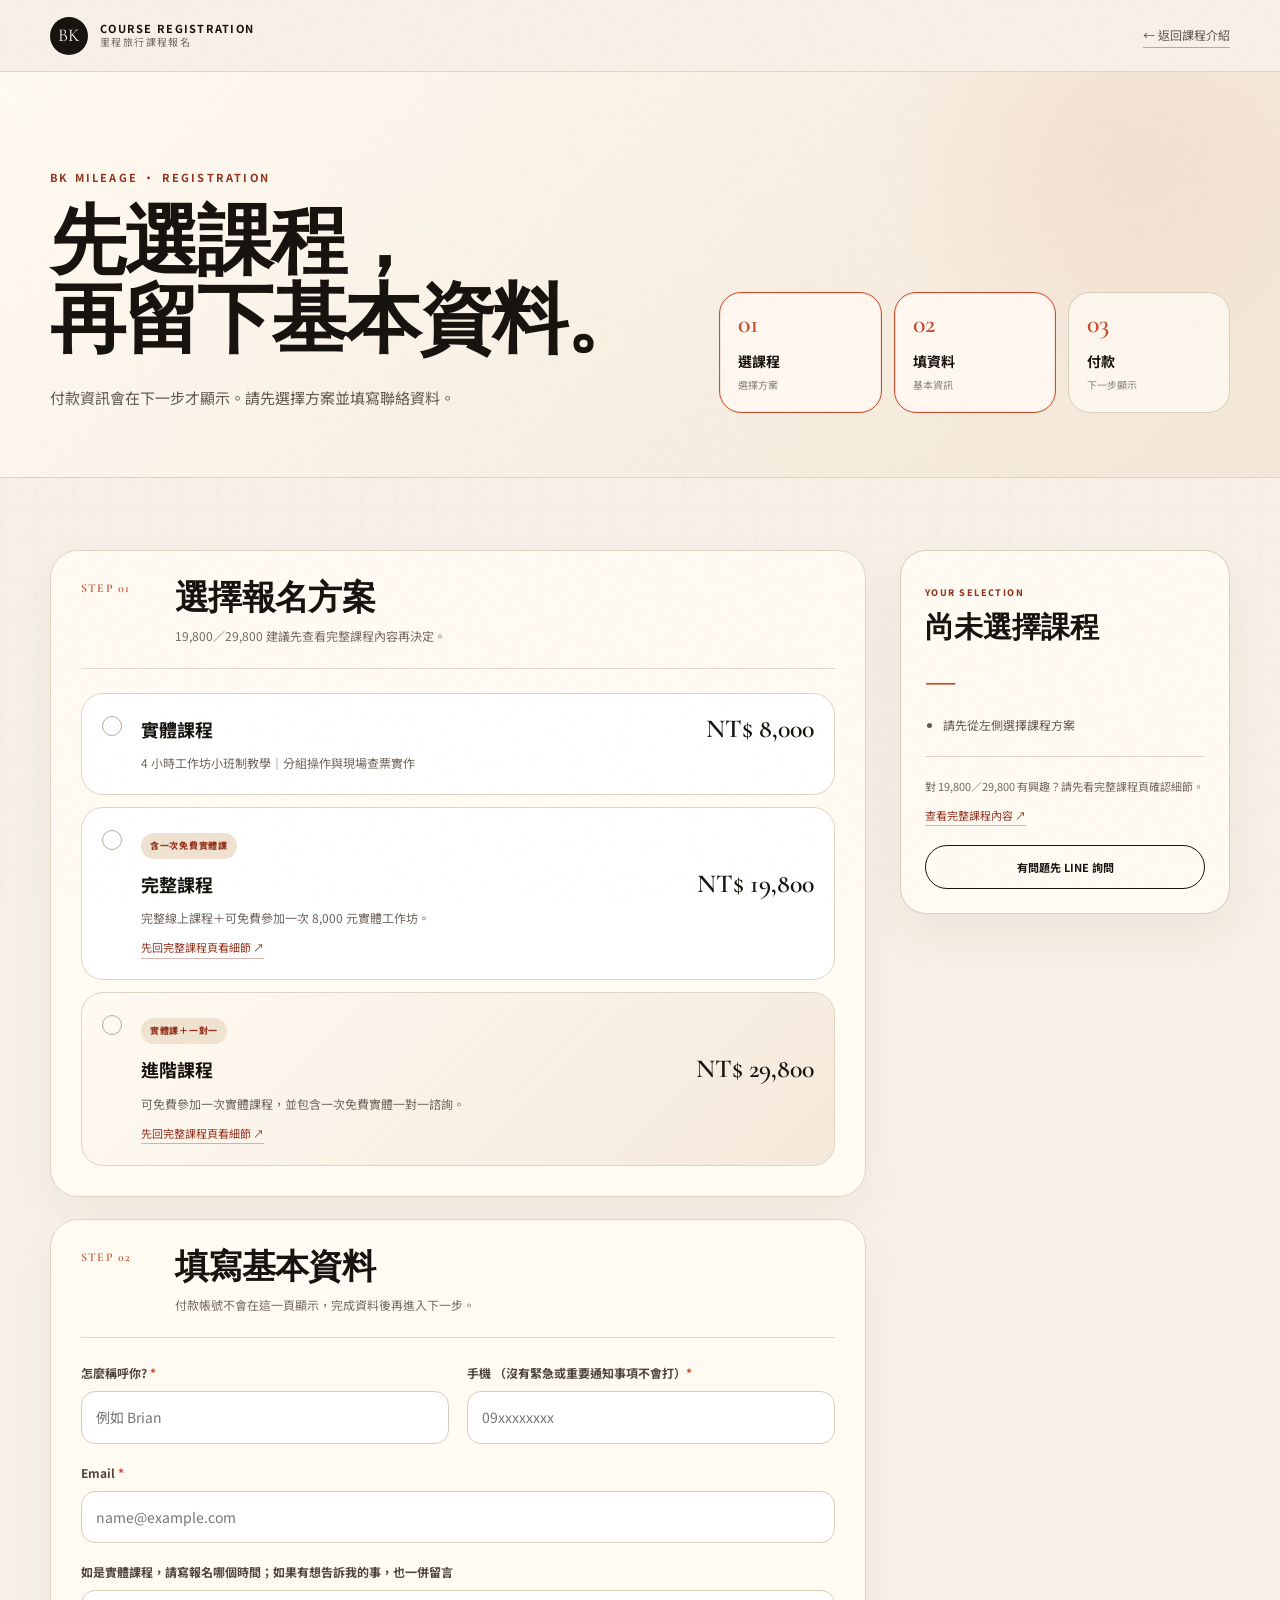
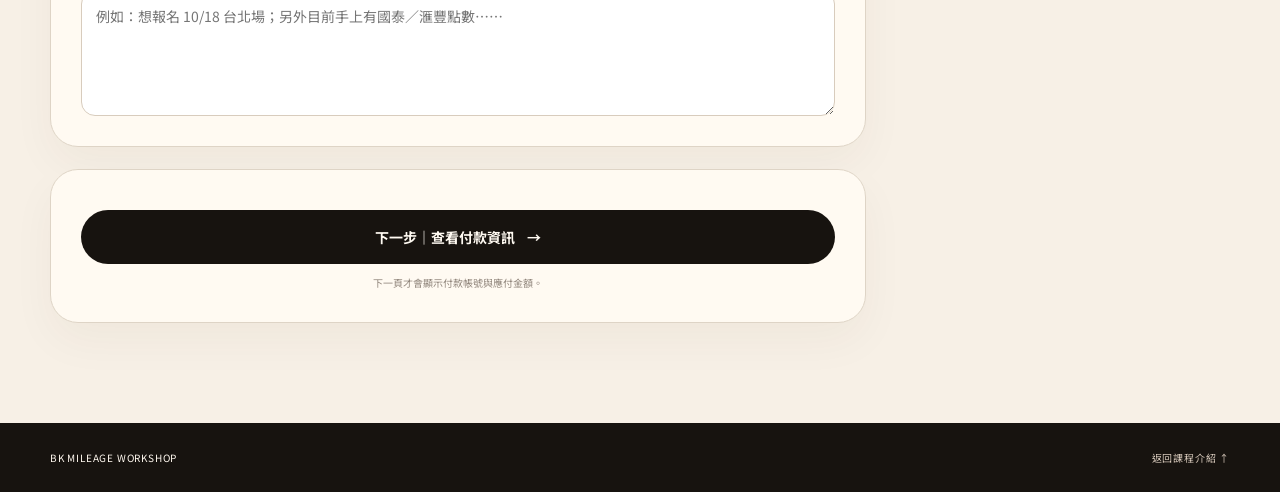
<file: registration-payment.html>
<!doctype html>
<html lang="zh-Hant" class="registration-status-loading">
<head>
  <meta charset="utf-8">
  <meta name="viewport" content="width=device-width, initial-scale=1">
  <meta name="theme-color" content="#f7f0e6">
  <meta name="description" content="BK 里程旅行課程付款資訊與報名確認。">
  <title>BK 里程旅行課程｜付款資訊</title>
  <link rel="preconnect" href="https://fonts.googleapis.com">
  <link rel="preconnect" href="https://fonts.gstatic.com" crossorigin>
  <link href="https://fonts.googleapis.com/css2?family=Cormorant+Garamond:ital,wght@0,600;1,600&family=Noto+Sans+TC:wght@400;500;600;700&display=swap" rel="stylesheet">
  <link rel="stylesheet" href="styles.css?v=5.0.0">
  <link rel="icon" href="assets/favicon.svg" type="image/svg+xml">
</head>
<body class="registration-page">
  <div class="page-noise" aria-hidden="true"></div>

  <header class="registration-header">
    <a class="brand" href="index.html" aria-label="返回課程介紹">
      <span class="brand-mark">BK</span>
      <span class="brand-copy"><b>COURSE REGISTRATION</b><small>付款與報名確認</small></span>
    </a>
    <a class="registration-back" href="registration.html">← 返回修改資料</a>
  </header>

  <main>
    <section class="registration-hero payment-hero">
      <div class="container registration-hero-grid">
        <div>
          <p class="eyebrow dark">STEP 03 · PAYMENT</p>
          <h1>確認方案後，<br>再完成付款。</h1>
          <p>這一頁才會顯示付款資訊。轉帳完成後，只需要填寫轉出帳號末五碼。</p>
        </div>
        <div class="registration-steps" aria-label="報名流程">
          <div class="is-done"><span>01</span><b>選課程</b><small>已完成</small></div>
          <div class="is-done"><span>02</span><b>填資料</b><small>已完成</small></div>
          <div class="is-active"><span>03</span><b>付款</b><small>目前步驟</small></div>
        </div>
      </div>
    </section>

    <section class="registration-form-section">
      <div class="container registration-layout">
        <form class="course-registration-form" id="paymentRegistrationForm" novalidate>
          <section class="form-block" aria-labelledby="payment-title">
            <div class="form-block-head">
              <span>STEP 03</span>
              <div><h2 id="payment-title">付款資訊</h2><p>完成轉帳後，填入轉出帳號末五碼，方便核對。</p></div>
            </div>

            <div class="payment-account-card">
              <div><small>TRANSFER ACCOUNT</small><span>付款帳號</span></div>
              <div class="payment-account-detail">
                <strong id="paymentBankName">載入中…</strong>
                <span id="paymentBankCode">銀行代碼 —</span>
                <b id="paymentAccount">載入中…</b>
              </div>
              <button type="button" class="copy-account" id="copyAccount">複製帳號</button>
            </div>
            <p class="payment-account-note"><strong>手續費說明：</strong><span id="paymentNote">載入中…</span></p>
            <p class="payment-load-error" id="paymentLoadError" hidden>付款資訊目前無法載入，請先不要匯款，並透過 LINE 聯絡老師。</p>

            <div class="payment-summary" aria-live="polite">
              <span>本次應付金額</span>
              <strong id="paymentAmount">—</strong>
            </div>

            <div class="field-grid payment-fields single-field-grid">
              <label class="field"><span>付款帳號末五碼 <b>*</b></span><input type="text" inputmode="numeric" pattern="[0-9]{5}" maxlength="5" name="payment_last5" required placeholder="例如 12345"><small>僅填轉出帳號最後 5 碼，不需要提供完整帳號。</small></label>
            </div>
          </section>

          <section class="form-block form-confirmation-block">
            <button class="registration-submit" type="submit">完成報名 <span>↗</span></button>
            <p class="submit-note">完成後會顯示下一步：請私訊老師並輸入「報名成功」。</p>
          </section>
        </form>

        <aside class="registration-sidebar">
          <div class="sidebar-card sticky-card">
            <span class="sidebar-eyebrow">REGISTRATION SUMMARY</span>
            <h3 id="summaryPlan">課程方案</h3>
            <div class="sidebar-price" id="summaryPrice">—</div>
            <div class="sidebar-divider"></div>
            <p><strong id="summaryName">—</strong><br><span id="summaryEmail">—</span></p>
            <a class="sidebar-line" href="registration.html">返回修改資料</a>
          </div>
        </aside>
      </div>
    </section>
  </main>

  <footer class="registration-footer"><div class="container"><span>BK MILEAGE WORKSHOP</span><a href="index.html">返回課程介紹 ↑</a></div></footer>
  <script src="registration-status.js?v=2.0.0"></script>
  <script src="registration-payment.js?v=2.0.0"></script>
</body>
</html>
</file>
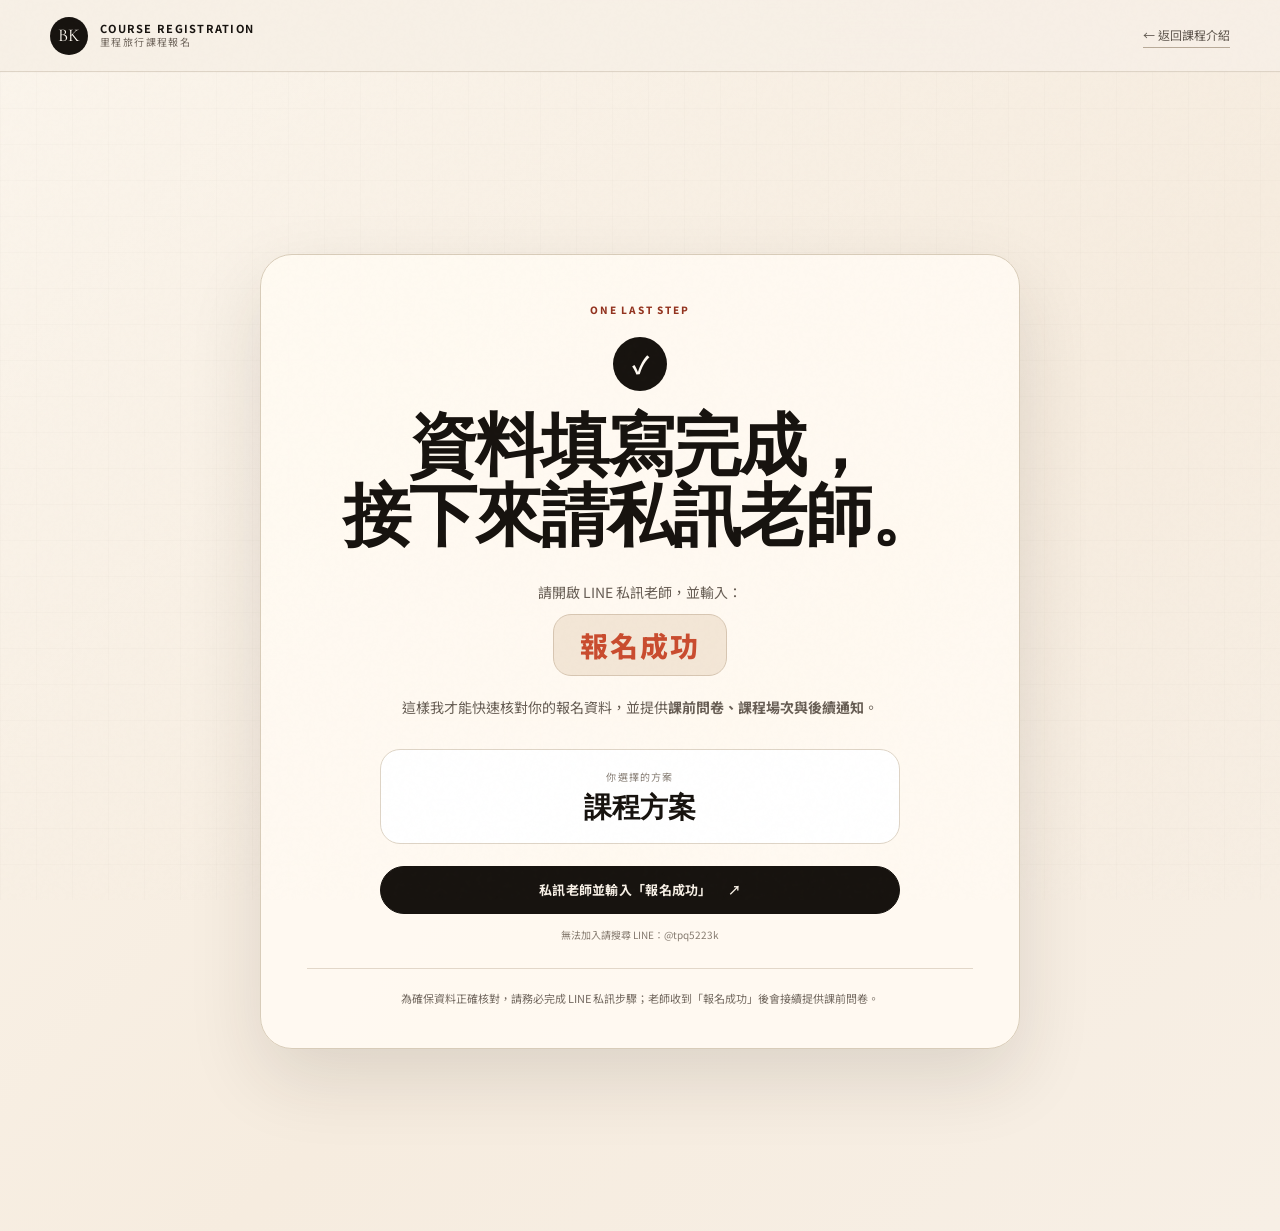
<file: registration-success.html>
<!doctype html>
<html lang="zh-Hant">
<head>
  <meta charset="utf-8">
  <meta name="viewport" content="width=device-width, initial-scale=1">
  <meta name="theme-color" content="#f7f0e6">
  <meta name="description" content="BK 里程旅行課程報名後續步驟。">
  <title>BK 里程旅行課程｜報名後續</title>
  <link rel="preconnect" href="https://fonts.googleapis.com">
  <link rel="preconnect" href="https://fonts.gstatic.com" crossorigin>
  <link href="https://fonts.googleapis.com/css2?family=Cormorant+Garamond:ital,wght@0,600;1,600&family=Noto+Sans+TC:wght@400;500;600;700&display=swap" rel="stylesheet">
  <link rel="stylesheet" href="styles.css?v=5.0.0">
  <link rel="icon" href="assets/favicon.svg" type="image/svg+xml">
</head>
<body class="registration-page success-page">
  <div class="page-noise" aria-hidden="true"></div>
  <header class="registration-header">
    <a class="brand" href="index.html" aria-label="返回課程介紹">
      <span class="brand-mark">BK</span>
      <span class="brand-copy"><b>COURSE REGISTRATION</b><small>里程旅行課程報名</small></span>
    </a>
    <a class="registration-back" href="index.html">← 返回課程介紹</a>
  </header>

  <main class="success-main">
    <section class="success-card-wrap">
      <div class="success-card reveal visible">
        <span class="success-kicker">ONE LAST STEP</span>
        <div class="success-check" aria-hidden="true">✓</div>
        <h1>資料填寫完成，<br>接下來請私訊老師。</h1>
        <p class="success-lead">請開啟 LINE 私訊老師，並輸入：</p>
        <div class="success-message">報名成功</div>
        <p>這樣我才能快速核對你的報名資料，並提供<strong>課前問卷、課程場次與後續通知</strong>。</p>

        <div class="success-plan" id="successPlanBox">
          <span>你選擇的方案</span>
          <strong id="successPlan">課程方案</strong>
        </div>

        <a class="btn btn-primary success-line-btn" href="https://lin.ee/PJLL2Zo" target="_blank" rel="noopener">私訊老師並輸入「報名成功」 <span>↗</span></a>
        <small class="success-line-id">無法加入請搜尋 LINE：@tpq5223k</small>
        <p class="success-note" id="successNote">為確保資料正確核對，請務必完成 LINE 私訊步驟。</p>
      </div>
    </section>
  </main>

  <script>
  (() => {
    const KEY = 'bk_course_registration_success_v1';
    let data = {};
    try { data = JSON.parse(localStorage.getItem(KEY) || '{}'); } catch (_) {}
    const plan = document.getElementById('successPlan');
    if (plan && data.course_plan) plan.textContent = data.course_plan;
    const note = document.getElementById('successNote');
    if (note && !data.sent) {
      note.textContent = '為確保資料正確核對，請務必完成 LINE 私訊步驟；老師收到「報名成功」後會接續提供課前問卷。';
    }
  })();
  </script>
</body>
</html>
</file>
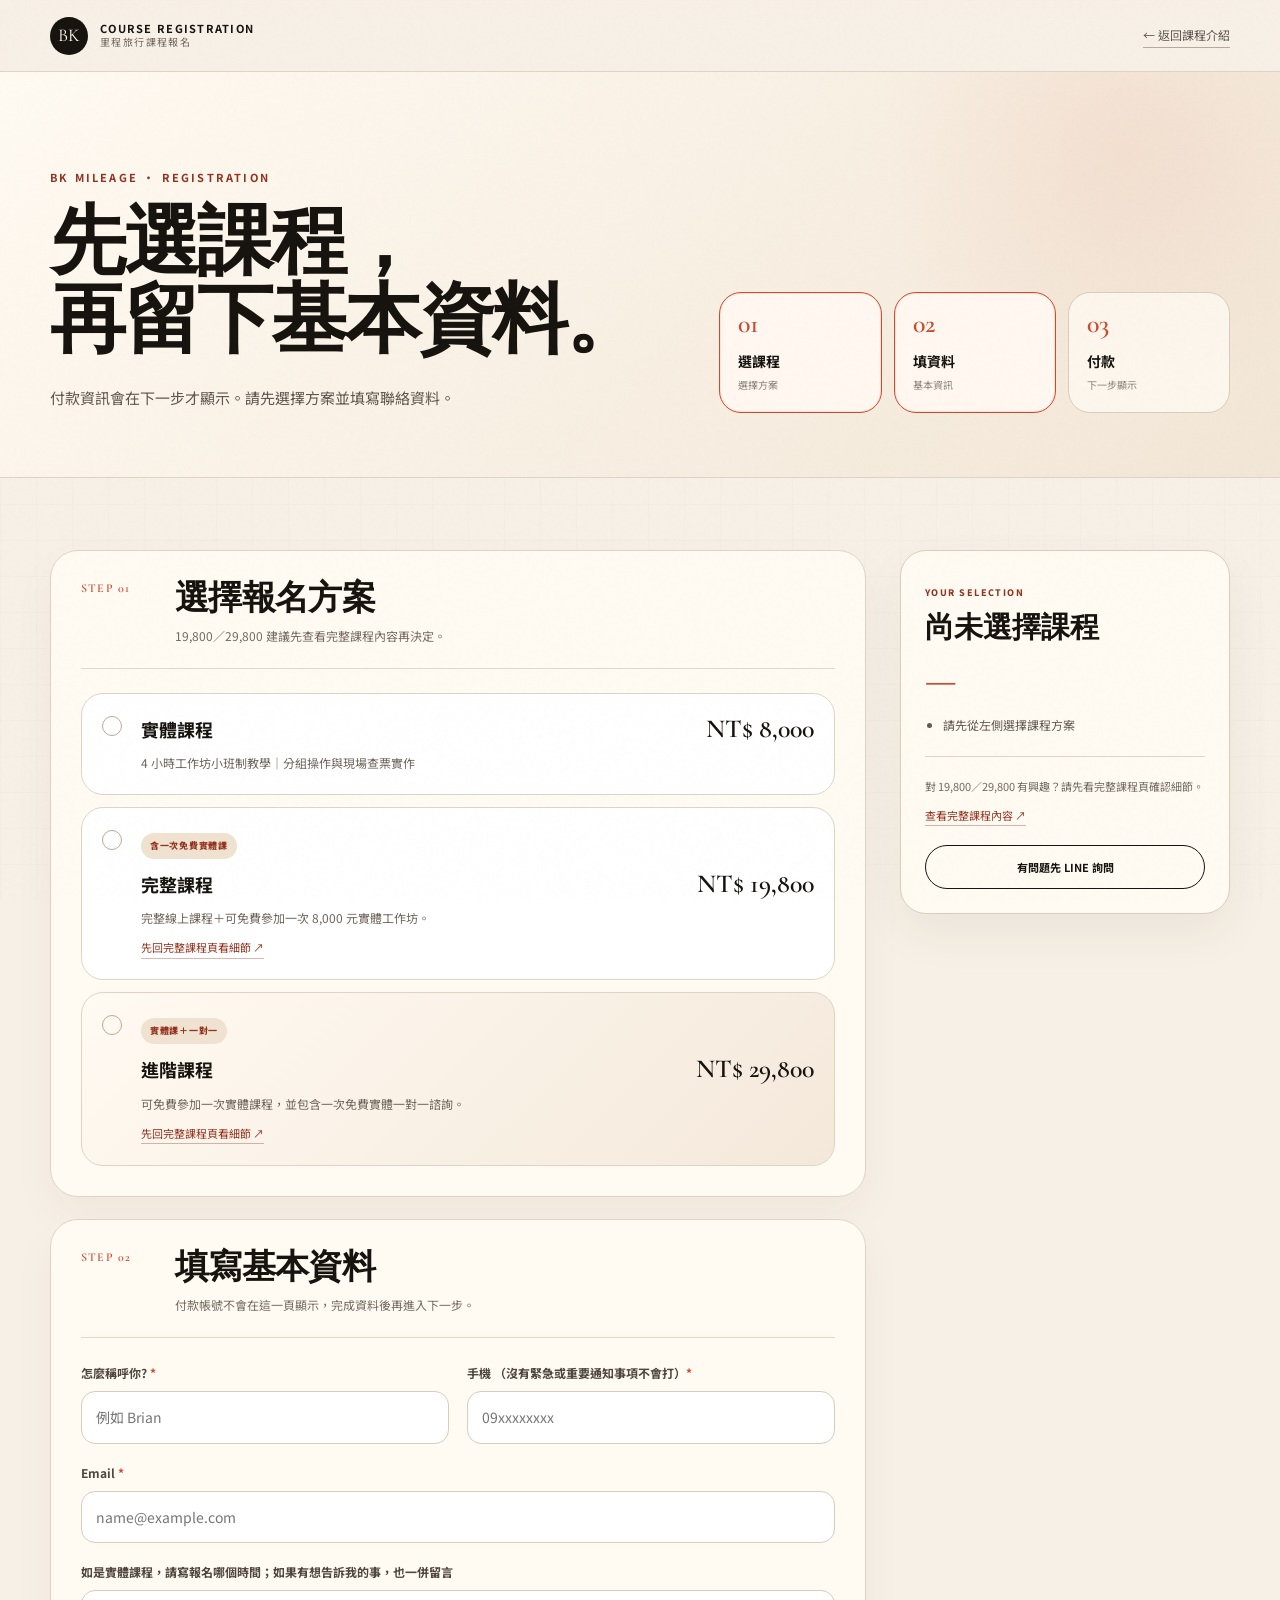
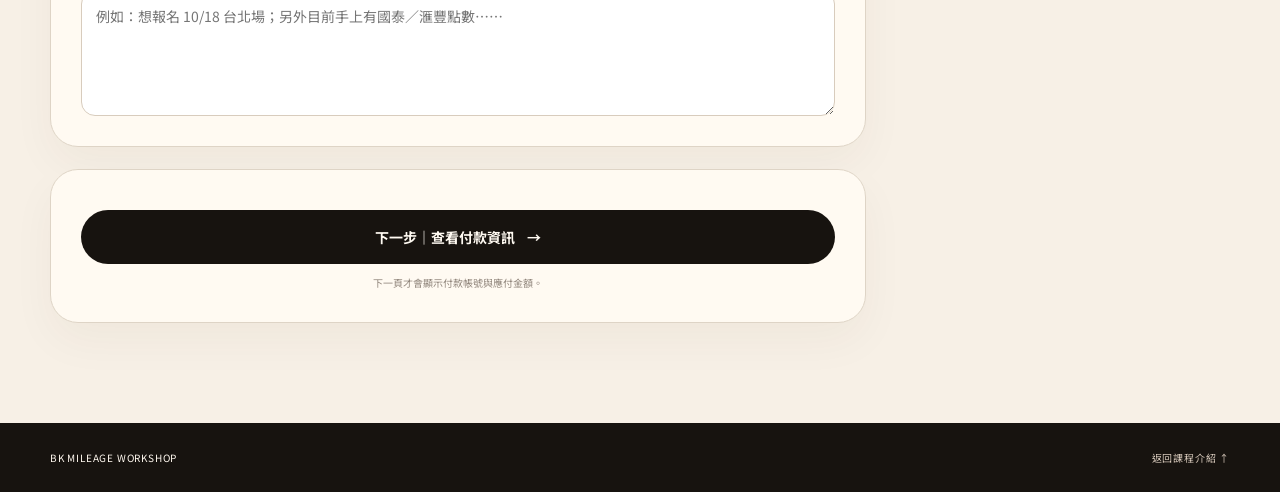
<file: registration.html>
<!doctype html>
<html lang="zh-Hant" class="registration-status-loading">
<head>
  <meta charset="utf-8">
  <meta name="viewport" content="width=device-width, initial-scale=1">
  <meta name="theme-color" content="#f7f0e6">
  <meta name="description" content="BK 里程旅行課程報名表｜選擇課程方案並填寫基本資料。">
  <title>BK 里程旅行課程｜報名</title>
  <link rel="preconnect" href="https://fonts.googleapis.com">
  <link rel="preconnect" href="https://fonts.gstatic.com" crossorigin>
  <link href="https://fonts.googleapis.com/css2?family=Cormorant+Garamond:ital,wght@0,600;1,600&family=Noto+Sans+TC:wght@400;500;600;700&display=swap" rel="stylesheet">
  <link rel="stylesheet" href="styles.css?v=5.0.0">
  <link rel="icon" href="assets/favicon.svg" type="image/svg+xml">
</head>
<body class="registration-page">
  <div class="page-noise" aria-hidden="true"></div>

  <header class="registration-header">
    <a class="brand" href="index.html" aria-label="返回課程介紹">
      <span class="brand-mark">BK</span>
      <span class="brand-copy"><b>COURSE REGISTRATION</b><small>里程旅行課程報名</small></span>
    </a>
    <a class="registration-back" href="index.html">← 返回課程介紹</a>
  </header>

  <main>
    <section class="registration-hero">
      <div class="container registration-hero-grid">
        <div>
          <p class="eyebrow dark">BK MILEAGE · REGISTRATION</p>
          <h1>先選課程，<br>再留下基本資料。</h1>
          <p>付款資訊會在下一步才顯示。請先選擇方案並填寫聯絡資料。</p>
        </div>
        <div class="registration-steps" aria-label="報名流程">
          <div class="is-active"><span>01</span><b>選課程</b><small>選擇方案</small></div>
          <div class="is-active"><span>02</span><b>填資料</b><small>基本資訊</small></div>
          <div><span>03</span><b>付款</b><small>下一步顯示</small></div>
        </div>
      </div>
    </section>

    <section class="registration-form-section">
      <div class="container registration-layout">
        <form class="course-registration-form" id="courseRegistrationForm" novalidate>
          <section class="form-block" aria-labelledby="plan-title">
            <div class="form-block-head">
              <span>STEP 01</span>
              <div><h2 id="plan-title">選擇報名方案</h2><p>19,800／29,800 建議先查看完整課程內容再決定。</p></div>
            </div>

            <div class="plan-options">
              <label class="plan-option">
                <input type="radio" name="course_plan" value="8000" required>
                <span class="plan-check" aria-hidden="true"></span>
                <span class="plan-content">
                  <span class="plan-topline"><b>實體課程</b><strong>NT$ 8,000</strong></span>
                  <span class="plan-description">4 小時工作坊小班制教學｜分組操作與現場查票實作</span>
                </span>
              </label>

              <label class="plan-option plan-option-featured">
                <input type="radio" name="course_plan" value="19800" required>
                <span class="plan-check" aria-hidden="true"></span>
                <span class="plan-content">
                  <span class="plan-badge">含一次免費實體課</span>
                  <span class="plan-topline"><b>完整課程</b><strong>NT$ 19,800</strong></span>
                  <span class="plan-description">完整線上課程＋可免費參加一次 8,000 元實體工作坊。</span>
                  <a class="plan-detail-link" href="http://fly.briankill.com/" target="_blank" rel="noopener">先回完整課程頁看細節 ↗</a>
                </span>
              </label>

              <label class="plan-option plan-option-premium">
                <input type="radio" name="course_plan" value="29800" required>
                <span class="plan-check" aria-hidden="true"></span>
                <span class="plan-content">
                  <span class="plan-badge">實體課＋一對一</span>
                  <span class="plan-topline"><b>進階課程</b><strong>NT$ 29,800</strong></span>
                  <span class="plan-description">可免費參加一次實體課程，並包含一次免費實體一對一諮詢。</span>
                  <a class="plan-detail-link" href="http://fly.briankill.com/" target="_blank" rel="noopener">先回完整課程頁看細節 ↗</a>
                </span>
              </label>
            </div>

            <div class="full-course-hint" id="fullCourseHint" hidden>
              <b>選擇完整／進階課程前，建議先確認課程內容。</b>
              <p>這兩個方案的內容比 8,000 元實體工作坊更完整，請先回 <a href="http://fly.briankill.com/" target="_blank" rel="noopener">fly.briankill.com ↗</a> 看詳細說明，再回來完成報名。</p>
            </div>
          </section>

          <section class="form-block" aria-labelledby="contact-title">
            <div class="form-block-head">
              <span>STEP 02</span>
              <div><h2 id="contact-title">填寫基本資料</h2><p>付款帳號不會在這一頁顯示，完成資料後再進入下一步。</p></div>
            </div>

            <div class="field-grid">
              <label class="field"><span>怎麼稱呼你? <b>*</b></span><input type="text" name="name" autocomplete="name" required placeholder="例如 Brian"></label>
              <label class="field"><span>手機 （沒有緊急或重要通知事項不會打）<b>*</b></span><input type="tel" name="phone" autocomplete="tel" required placeholder="09xxxxxxxx"></label>
              <label class="field field-full"><span>Email <b>*</b></span><input type="email" name="email" autocomplete="email" required placeholder="name@example.com"></label>
              <label class="field field-full"><span>如是實體課程，請寫報名哪個時間；如果有想告訴我的事，也一併留言</span><textarea name="note" rows="4" placeholder="例如：想報名 10/18 台北場；另外目前手上有國泰／滙豐點數……"></textarea></label>
            </div>
          </section>

          <section class="form-block form-confirmation-block">
            <button class="registration-submit" type="submit">下一步｜查看付款資訊 <span>→</span></button>
            <p class="submit-note">下一頁才會顯示付款帳號與應付金額。</p>
          </section>
        </form>

        <aside class="registration-sidebar">
          <div class="sidebar-card sticky-card">
            <span class="sidebar-eyebrow">YOUR SELECTION</span>
            <h3 id="summaryPlan">尚未選擇課程</h3>
            <div class="sidebar-price" id="summaryPrice">—</div>
            <ul id="summaryBenefits"><li>請先從左側選擇課程方案</li></ul>
            <div class="sidebar-divider"></div>
            <p>對 19,800／29,800 有興趣？請先看完整課程頁確認細節。</p>
            <a class="sidebar-link" href="http://fly.briankill.com/" target="_blank" rel="noopener">查看完整課程內容 ↗</a>
            <a class="sidebar-line" href="https://lin.ee/PJLL2Zo" target="_blank" rel="noopener">有問題先 LINE 詢問</a>
          </div>
        </aside>
      </div>
    </section>
  </main>

  <footer class="registration-footer"><div class="container"><span>BK MILEAGE WORKSHOP</span><a href="index.html">返回課程介紹 ↑</a></div></footer>
  <script src="registration-status.js?v=2.0.0"></script>
  <script src="registration.js?v=2.1.0"></script>
</body>
</html>
</file>
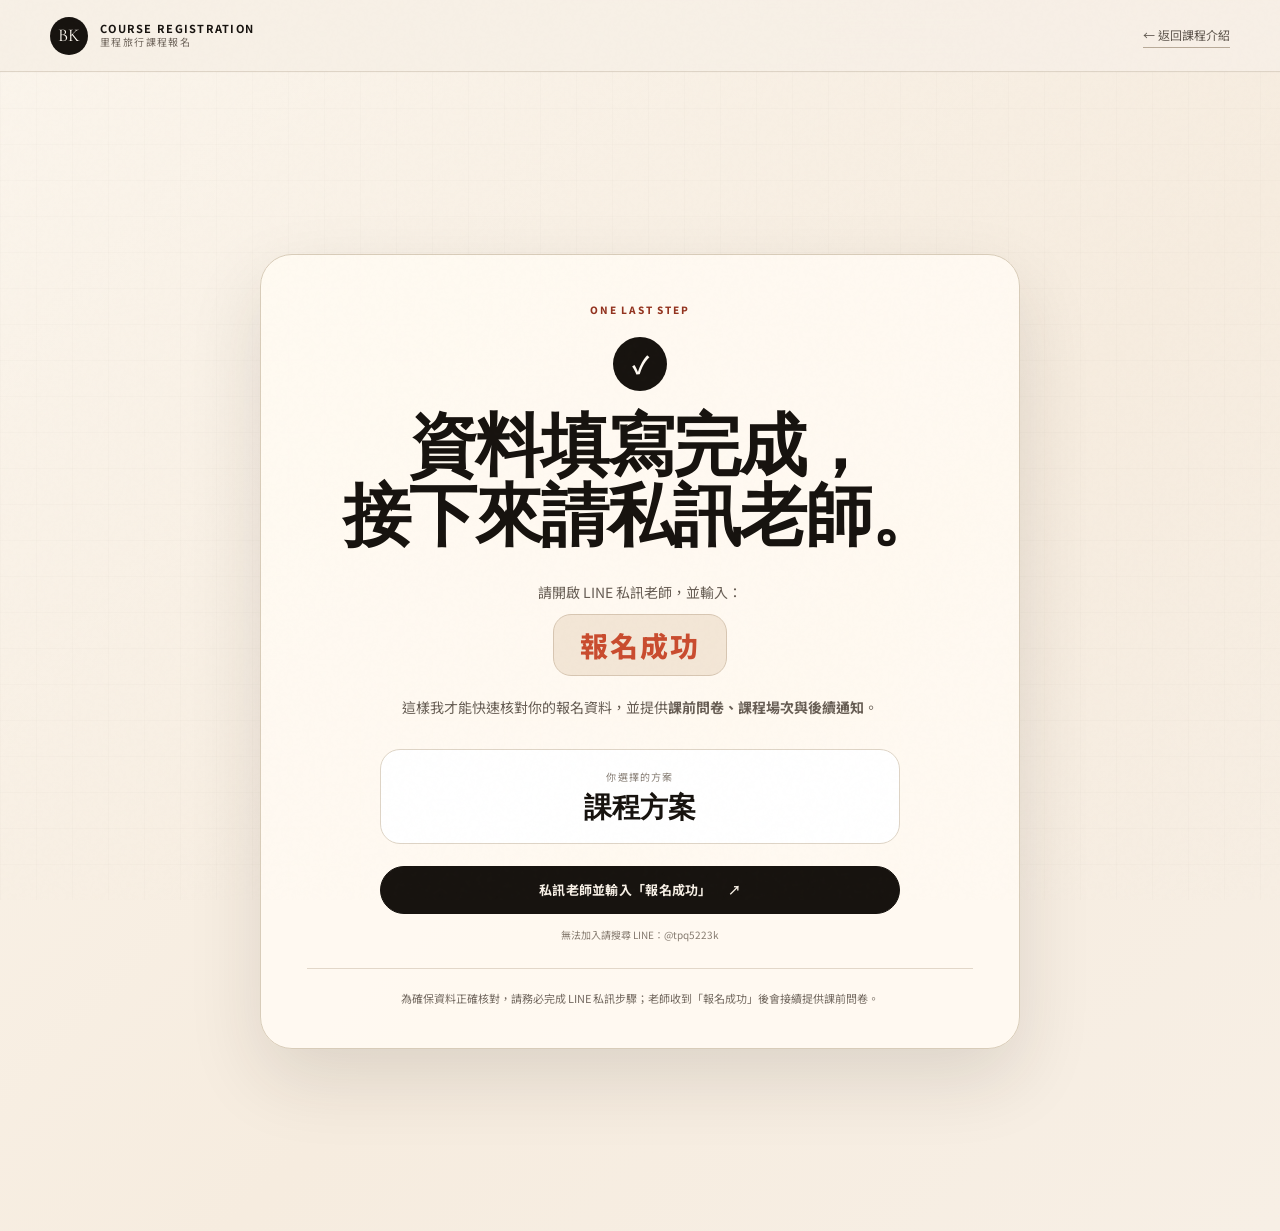
<file: bk_course_site_v48/registration-success.html>
<!doctype html>
<html lang="zh-Hant">
<head>
  <meta charset="utf-8">
  <meta name="viewport" content="width=device-width, initial-scale=1">
  <meta name="theme-color" content="#f7f0e6">
  <meta name="description" content="BK 里程旅行課程報名後續步驟。">
  <title>BK 里程旅行課程｜報名後續</title>
  <link rel="preconnect" href="https://fonts.googleapis.com">
  <link rel="preconnect" href="https://fonts.gstatic.com" crossorigin>
  <link href="https://fonts.googleapis.com/css2?family=Cormorant+Garamond:ital,wght@0,600;1,600&family=Noto+Sans+TC:wght@400;500;600;700&display=swap" rel="stylesheet">
  <link rel="stylesheet" href="styles.css?v=4.4.0">
  <link rel="icon" href="assets/favicon.svg" type="image/svg+xml">
</head>
<body class="registration-page success-page">
  <div class="page-noise" aria-hidden="true"></div>
  <header class="registration-header">
    <a class="brand" href="index.html" aria-label="返回課程介紹">
      <span class="brand-mark">BK</span>
      <span class="brand-copy"><b>COURSE REGISTRATION</b><small>里程旅行課程報名</small></span>
    </a>
    <a class="registration-back" href="index.html">← 返回課程介紹</a>
  </header>

  <main class="success-main">
    <section class="success-card-wrap">
      <div class="success-card reveal visible">
        <span class="success-kicker">ONE LAST STEP</span>
        <div class="success-check" aria-hidden="true">✓</div>
        <h1>資料填寫完成，<br>接下來請私訊老師。</h1>
        <p class="success-lead">請開啟 LINE 私訊老師，並輸入：</p>
        <div class="success-message">報名成功</div>
        <p>這樣我才能快速核對你的報名資料，並提供<strong>課前問卷、課程場次與後續通知</strong>。</p>

        <div class="success-plan" id="successPlanBox">
          <span>你選擇的方案</span>
          <strong id="successPlan">課程方案</strong>
        </div>

        <a class="btn btn-primary success-line-btn" href="https://lin.ee/PJLL2Zo" target="_blank" rel="noopener">私訊老師並輸入「報名成功」 <span>↗</span></a>
        <small class="success-line-id">無法加入請搜尋 LINE：@tpq5223k</small>
        <p class="success-note" id="successNote">為確保資料正確核對，請務必完成 LINE 私訊步驟。</p>
      </div>
    </section>
  </main>

  <script>
  (() => {
    const KEY = 'bk_course_registration_success_v1';
    let data = {};
    try { data = JSON.parse(localStorage.getItem(KEY) || '{}'); } catch (_) {}
    const plan = document.getElementById('successPlan');
    if (plan && data.course_plan) plan.textContent = data.course_plan;
    const note = document.getElementById('successNote');
    if (note && !data.sent) {
      note.textContent = '為確保資料正確核對，請務必完成 LINE 私訊步驟；老師收到「報名成功」後會接續提供課前問卷。';
    }
  })();
  </script>
</body>
</html>
</file>
<file: styles.css>
:root{
  --navy:#07131f;--navy-2:#0c1d2d;--navy-3:#11283c;--ink:#14202b;--cream:#f5f1e9;--paper:#fbfaf6;--sand:#e8dfcf;--gold:#c9aa6b;--gold-2:#e3cc98;--line:rgba(17,33,48,.16);--muted:#6b747c;--white:#fff;--serif:"Cormorant Garamond",Georgia,serif;--sans:"Noto Sans TC","PingFang TC","Microsoft JhengHei",sans-serif;--max:1180px;--ease:cubic-bezier(.22,.61,.36,1)
}
*{box-sizing:border-box}html{scroll-behavior:smooth}body{margin:0;background:var(--paper);color:var(--ink);font-family:var(--sans);line-height:1.75;-webkit-font-smoothing:antialiased}a{color:inherit;text-decoration:none}button{font:inherit}img{max-width:100%}.container{width:min(calc(100% - 48px),var(--max));margin:auto}.narrow{max-width:880px}.section-dark{background:var(--navy);color:var(--white)}.section-navy-soft{background:var(--navy-2);color:var(--white)}.section-light{background:var(--paper)}.section-cream{background:var(--cream)}.section-sand{background:var(--sand)}.section-gold{background:var(--gold-2)}section{position:relative;padding:112px 0}.page-noise{pointer-events:none;position:fixed;inset:0;z-index:9999;opacity:.035;background-image:url("data:image/svg+xml,%3Csvg viewBox='0 0 180 180' xmlns='http://www.w3.org/2000/svg'%3E%3Cfilter id='n'%3E%3CfeTurbulence type='fractalNoise' baseFrequency='.9' numOctaves='3' stitchTiles='stitch'/%3E%3C/filter%3E%3Crect width='100%25' height='100%25' filter='url(%23n)' opacity='.5'/%3E%3C/svg%3E")}
.site-header{position:fixed;top:0;left:0;right:0;height:78px;z-index:1000;display:grid;grid-template-columns:auto 1fr auto;align-items:center;gap:28px;padding:0 max(28px,calc((100vw - var(--max))/2));color:#fff;border-bottom:1px solid rgba(255,255,255,.12);background:rgba(7,19,31,.55);backdrop-filter:blur(15px);transition:.3s}.site-header.scrolled{height:68px;background:rgba(7,19,31,.93)}.brand{display:flex;align-items:center;gap:12px}.brand-mark{display:grid;place-items:center;width:38px;height:38px;border:1px solid var(--gold);border-radius:50%;font-family:var(--serif);font-size:18px;color:var(--gold-2)}.brand-copy{display:flex;flex-direction:column;line-height:1.25;letter-spacing:.08em}.brand-copy b{font-size:11px}.brand-copy small{font-size:10px;color:#aeb9c2;letter-spacing:.14em}.site-nav{display:flex;justify-content:center;gap:24px}.site-nav a{font-size:12px;color:#c6cfd7;transition:.2s}.site-nav a:hover{color:var(--gold-2)}.header-cta{font-size:12px;padding:10px 16px;border:1px solid rgba(227,204,152,.7);border-radius:999px;color:var(--gold-2);transition:.2s}.header-cta:hover{background:var(--gold-2);color:var(--navy)}.menu-toggle{display:none;background:none;border:0;color:#fff;padding:8px}.menu-toggle span{display:block;width:24px;height:1px;background:#fff;margin:6px 0}
.hero{min-height:100vh;display:flex;align-items:center;overflow:hidden;padding-top:130px}.hero-grid{display:grid;grid-template-columns:1.05fr .95fr;gap:70px;align-items:center}.hero-copy{position:relative;z-index:2}.eyebrow{margin:0 0 18px;text-transform:uppercase;letter-spacing:.2em;font-size:11px;font-weight:700;color:var(--gold-2)}.eyebrow.dark{color:#7b6540}.hero h1,.section-heading h2,.intro h2,.special-copy h2,.answers-title h2,.fit-card h2,.prep-main h2,.pricing-copy h2,.about-copy h2,.final-grid h2{margin:0;font-family:var(--serif);font-weight:600;line-height:1.02;letter-spacing:-.025em}.hero h1{font-size:clamp(48px,6vw,82px);max-width:760px}.hero h1 em,.special-copy h2 em{font-weight:600;color:var(--gold-2)}.hero-lead{max-width:690px;color:#b9c5cf;font-size:16px;margin:28px 0 34px}.hero-actions{display:flex;gap:12px;flex-wrap:wrap}.btn{display:inline-flex;align-items:center;justify-content:center;gap:16px;min-height:48px;padding:0 22px;border-radius:2px;font-weight:700;font-size:13px;letter-spacing:.02em;transition:.25s var(--ease)}.btn-primary{background:var(--gold-2);color:var(--navy)}.btn-primary:hover{background:#f0dca9;transform:translateY(-2px)}.btn-ghost{border:1px solid rgba(255,255,255,.25);color:#fff}.btn-ghost:hover{border-color:var(--gold-2);color:var(--gold-2)}.btn-dark{background:var(--navy);color:#fff}.wide{width:100%}.hero-tags{display:flex;gap:10px;flex-wrap:wrap;margin-top:34px}.hero-tags span{font-size:11px;color:#9eabb6;border:1px solid rgba(255,255,255,.14);padding:6px 10px;border-radius:999px}.boarding-wrap{position:relative}.boarding-pass{background:linear-gradient(150deg,#f7f1e4,#e6dbc7);color:var(--navy);padding:26px;border-radius:20px;box-shadow:0 38px 85px rgba(0,0,0,.35);transform:rotate(2.2deg);position:relative;overflow:hidden}.boarding-pass:after{content:"";position:absolute;width:240px;height:240px;border:1px solid rgba(7,19,31,.15);border-radius:50%;right:-100px;top:-110px}.pass-top,.pass-meta,.pass-bottom{display:flex;justify-content:space-between;align-items:flex-start}.pass-top{font-size:9px;letter-spacing:.16em;font-weight:700;padding-bottom:18px;border-bottom:1px solid rgba(7,19,31,.18)}.route-row{display:grid;grid-template-columns:1fr 1fr 1fr;align-items:center;padding:28px 0}.route-row small,.pass-meta small,.pass-bottom small{display:block;font-size:8px;letter-spacing:.15em;color:#6e756f}.route-row strong{display:block;font-family:var(--serif);font-size:44px;line-height:1}.route-row span{font-size:10px;color:#66706c}.align-right{text-align:right}.route-line{display:flex;align-items:center;gap:8px}.route-line i{flex:1;border-top:1px dashed #837c6d}.route-line b{font-size:18px}.pass-meta{gap:12px;padding:18px 0;border-top:1px solid rgba(7,19,31,.18)}.pass-meta>div{flex:1}.pass-meta b{font-size:11px}.pass-divider{display:flex;align-items:center;margin:4px -28px 18px}.pass-divider span{flex:1;border-top:1px dashed rgba(7,19,31,.25)}.pass-divider i{width:34px;height:34px;border-radius:50%;background:var(--navy);box-shadow:calc(100% + 26px) 0 0 var(--navy)}.pass-bottom{gap:16px}.pass-bottom p{font-size:11px;margin:5px 0 0}.barcode{width:82px;height:38px;background:repeating-linear-gradient(90deg,#0b1823 0 2px,transparent 2px 4px,#0b1823 4px 5px,transparent 5px 8px)}.micro-note{margin:22px 0 0;text-align:center;color:#8f9ca6;font-size:11px}.hero-orbit{position:absolute;border:1px solid rgba(201,170,107,.18);border-radius:50%}.orbit-one{width:650px;height:650px;right:-190px;top:90px}.orbit-two{width:330px;height:330px;right:20%;bottom:-180px}.scroll-cue{position:absolute;left:28px;bottom:28px;font-size:8px;letter-spacing:.24em;color:#6e7e8b;writing-mode:vertical-rl;display:flex;align-items:center;gap:12px}.scroll-cue span{height:46px;border-left:1px solid var(--gold)}
.intro{text-align:center}.intro h2{font-size:clamp(38px,5vw,66px)}.intro .large-copy{font-size:22px;line-height:1.65;margin:28px 0 18px}.intro p:last-child{color:var(--muted);font-size:15px}
.section-heading{display:grid;grid-template-columns:1.35fr .65fr;gap:70px;align-items:end;margin-bottom:54px}.section-heading h2{font-size:clamp(38px,5vw,60px)}.section-heading>p{color:#67717a;margin:0}.section-heading.light>p{color:#9eabb6}.outcome-grid{display:grid;grid-template-columns:repeat(3,1fr);border-top:1px solid var(--line);border-left:1px solid var(--line)}.outcome-card{padding:30px;min-height:220px;border-right:1px solid var(--line);border-bottom:1px solid var(--line);background:rgba(255,255,255,.32);transition:.25s}.outcome-card:hover{background:#fff;transform:translateY(-3px)}.card-no{font-family:var(--serif);font-size:16px;color:#8d7750}.outcome-card h3{margin:42px 0 10px;font-size:20px}.outcome-card p{margin:0;color:var(--muted);font-size:13px}
.curriculum-list{border-top:1px solid rgba(255,255,255,.18)}.module{border-bottom:1px solid rgba(255,255,255,.16)}.module summary{list-style:none;cursor:pointer;display:grid;grid-template-columns:110px 1fr 180px 22px;gap:16px;align-items:center;padding:27px 0}.module summary::-webkit-details-marker{display:none}.module-num{font:600 12px var(--serif);letter-spacing:.11em;color:var(--gold-2)}.module-title{font-size:18px;font-weight:600}.module-result{font-size:11px;color:#8493a0;text-align:right}.module summary i,.faq-item summary i{position:relative;width:18px;height:18px}.module summary i:before,.module summary i:after,.faq-item summary i:before,.faq-item summary i:after{content:"";position:absolute;left:2px;top:8px;width:14px;border-top:1px solid currentColor;transition:.2s}.module summary i:after,.faq-item summary i:after{transform:rotate(90deg)}.module[open] summary i:after,.faq-item[open] summary i:after{transform:rotate(0);opacity:0}.module-body{padding:0 0 34px 126px;display:grid;grid-template-columns:1.4fr .6fr;gap:42px}.module-body ul{margin:0;padding-left:20px;color:#c6d0d8;font-size:13px}.module-body li{margin:9px 0}.result-box{align-self:start;border:1px solid rgba(227,204,152,.24);background:rgba(227,204,152,.06);padding:18px}.result-box b,.result-box span{display:block}.result-box b{color:var(--gold-2);font-size:10px;letter-spacing:.15em;margin-bottom:8px}.result-box span{font-size:12px;color:#c6d0d8}.result-box.accent{background:var(--gold-2);color:var(--navy)}.result-box.accent b,.result-box.accent span{color:var(--navy)}
.special-grid{display:grid;grid-template-columns:1.05fr .95fr;gap:80px;align-items:center}.special-copy h2{font-size:clamp(44px,5vw,68px)}.special-copy p{color:#5f666b}.special-copy .check-list{margin:30px 0}.check-list{list-style:none;padding:0}.check-list li{position:relative;padding-left:24px;margin:11px 0;font-size:13px}.check-list li:before{content:"✓";position:absolute;left:0;color:#816a3f}.special-copy blockquote,.about-copy blockquote{margin:28px 0 0;padding:18px 20px;border-left:2px solid #a48a59;background:rgba(255,255,255,.25);font-family:var(--serif);font-size:21px;line-height:1.5}.special-visual{height:470px;position:relative;display:grid;place-items:center}.hotel-card{position:absolute;width:300px;height:390px;border-radius:18px;padding:26px;display:flex;flex-direction:column;justify-content:space-between;box-shadow:0 30px 70px rgba(43,34,24,.24)}.hotel-card.front{background:linear-gradient(160deg,#172c3d,#081522);color:#fff;transform:rotate(-7deg) translate(-45px,5px);z-index:2}.hotel-card.back{background:#d6bd87;color:#17212a;transform:rotate(8deg) translate(85px,-5px)}.hotel-card small,.hotel-card span{font-size:9px;letter-spacing:.18em}.hotel-card strong{font:600 44px/1 var(--serif)}.hotel-icon{font:600 86px/1 var(--serif);text-align:center}
.method-track{display:grid;grid-template-columns:repeat(5,1fr);border-top:1px solid var(--line)}.method-step{padding:30px 24px 0;border-right:1px solid var(--line);min-height:210px}.method-step:last-child{border-right:0}.method-step>span{font:600 16px var(--serif);color:#8d7750}.method-step h3{margin:48px 0 8px;font-size:18px}.method-step p{margin:0;color:var(--muted);font-size:12px}
.answers-grid{display:grid;grid-template-columns:.78fr 1.22fr;gap:85px;align-items:start}.answers-title h2{font-size:clamp(42px,5vw,64px)}.question-list{border-top:1px solid rgba(255,255,255,.18)}.question-list>div{display:grid;grid-template-columns:56px 1fr;gap:18px;padding:21px 0;border-bottom:1px solid rgba(255,255,255,.13)}.question-list span{font:600 14px var(--serif);color:var(--gold-2)}.question-list p{margin:0;font-size:15px;color:#d5dde3}
.timeline{max-width:920px;margin:auto}.time-row{display:grid;grid-template-columns:130px 1fr;gap:32px;position:relative}.time-row:before{content:"";position:absolute;left:114px;top:0;bottom:0;border-left:1px solid #b7aa93}.time-row:after{content:"";position:absolute;left:110px;top:33px;width:9px;height:9px;border-radius:50%;background:var(--cream);border:1px solid #8b7755}.time-row time{font:600 27px var(--serif);padding-top:22px;color:#66563d}.time-row>div{padding:22px 0 28px 18px;border-bottom:1px solid var(--line)}.time-row span{font-size:9px;letter-spacing:.16em;color:#8a7350}.time-row h3{margin:5px 0 5px;font-size:18px}.time-row p{margin:0;color:var(--muted);font-size:12px}.time-row.break>div{opacity:.75}
.fit-grid{display:grid;grid-template-columns:1fr 1fr;gap:24px}.fit-card{padding:42px;border:1px solid var(--line);background:#fff;min-height:470px}.fit-card.no{background:transparent}.fit-card h2{font-size:42px}.fit-card ul{list-style:none;padding:0;margin:38px 0 0}.fit-card li{padding:15px 0 15px 28px;border-top:1px solid var(--line);position:relative;font-size:13px}.fit-card li:last-child{border-bottom:1px solid var(--line)}.fit-card.yes li:before{content:"✓";position:absolute;left:3px;color:#7e673c}.fit-card.no li:before{content:"—";position:absolute;left:3px;color:#8a8a8a}
.prep-grid{display:grid;grid-template-columns:1.2fr .8fr;gap:70px}.prep-main h2{font-size:clamp(42px,5vw,62px)}.prep-phases{margin-top:42px;border-top:1px solid rgba(20,32,43,.2)}.prep-phases>div{display:grid;grid-template-columns:125px 1fr;gap:22px;padding:20px 0;border-bottom:1px solid rgba(20,32,43,.16)}.prep-phases span{font-size:12px;font-weight:700;color:#755f39}.prep-phases p{margin:0;color:#555f66;font-size:13px}.prep-note{background:var(--navy);color:#fff;padding:36px;align-self:start}.prep-note h3{font:600 34px var(--serif);margin:0 0 20px}.prep-note .check-list li:before{color:var(--gold-2)}.prep-note p{border-top:1px solid rgba(255,255,255,.16);padding-top:22px;color:#b6c2ca;font-size:12px}
.pricing-grid{display:grid;grid-template-columns:1.1fr .9fr;gap:86px;align-items:center}.pricing-copy h2{font-size:clamp(46px,5vw,68px)}.pricing-copy>p{color:#a9b5be;max-width:600px}.info-list{margin-top:38px;border-top:1px solid rgba(255,255,255,.16)}.info-list>div{display:grid;grid-template-columns:90px 1fr;gap:20px;padding:16px 0;border-bottom:1px solid rgba(255,255,255,.12)}.info-list span{font-size:10px;color:#6f8392;letter-spacing:.12em}.info-list b{font-size:13px}.price-card{background:#f2eadc;color:var(--navy);padding:38px;border-radius:16px;box-shadow:0 30px 80px rgba(0,0,0,.22)}.price-card>p{font-size:9px;letter-spacing:.2em;margin:0 0 28px}.price-label{font-size:11px;color:#6f6a62}.price{font:600 70px/1 var(--serif);margin:4px 0 22px}.price small{font-size:18px}.price-card ul{padding-left:18px;color:#5d625f;font-size:12px;margin-bottom:26px}.price-card li{margin:8px 0}.line-id{display:block;text-align:center;margin-top:14px;color:#77746d}
.about-grid{display:grid;grid-template-columns:.4fr 1.6fr;gap:70px;align-items:center}.about-stamp{width:240px;height:240px;border:1px solid #bca67e;border-radius:50%;display:flex;flex-direction:column;justify-content:center;align-items:center}.about-stamp span{font:600 78px/1 var(--serif);color:#806a42}.about-stamp b{font:600 18px var(--serif);letter-spacing:.16em}.about-stamp small{font-size:8px;letter-spacing:.12em;color:#8b8b84}.about-copy h2{font-size:clamp(42px,5vw,62px)}.about-copy>p{color:var(--muted)}
.faq-list{max-width:900px;margin:auto;border-top:1px solid var(--line)}.faq-item{border-bottom:1px solid var(--line)}.faq-item summary{list-style:none;cursor:pointer;display:grid;grid-template-columns:1fr 22px;gap:20px;align-items:center;padding:22px 0;font-weight:600}.faq-item summary::-webkit-details-marker{display:none}.faq-item p{margin:0;padding:0 50px 24px 0;color:var(--muted);font-size:13px}
.final-grid{display:grid;grid-template-columns:1.35fr .65fr;gap:50px;align-items:end}.final-grid h2{font-size:clamp(44px,5vw,66px)}.final-grid p{margin-bottom:0}.final-actions{display:flex;flex-direction:column;align-items:flex-start;gap:18px}.text-link{font-size:12px;border-bottom:1px solid rgba(7,19,31,.35);padding-bottom:4px}.site-footer{background:#050d14;color:#fff;padding:60px 0 24px}.footer-grid{display:grid;grid-template-columns:1.5fr .7fr .8fr;gap:40px}.footer-grid b{font:600 22px var(--serif);letter-spacing:.05em}.footer-grid p{font-size:11px;color:#738390}.footer-grid>div:nth-child(2){display:flex;flex-direction:column;gap:8px}.footer-grid a{font-size:11px;color:#9cacb8}.footer-grid small{display:block;color:#60727f;font-size:8px;letter-spacing:.16em;margin-bottom:8px}.footer-bottom{border-top:1px solid rgba(255,255,255,.1);margin-top:38px;padding-top:18px;display:flex;justify-content:space-between;color:#526572;font-size:9px;letter-spacing:.1em}
.reveal{opacity:0;transform:translateY(22px);transition:opacity .75s var(--ease),transform .75s var(--ease)}.reveal.visible{opacity:1;transform:none}.delay-1{transition-delay:.08s}.delay-2{transition-delay:.16s}
@media (max-width:980px){section{padding:90px 0}.site-nav,.header-cta{display:none}.site-header{grid-template-columns:1fr auto}.menu-toggle{display:block}.site-header.menu-open .site-nav{display:flex;position:absolute;top:100%;left:0;right:0;background:rgba(7,19,31,.98);padding:28px;flex-direction:column;align-items:center;border-top:1px solid rgba(255,255,255,.1)}.hero-grid,.special-grid,.answers-grid,.pricing-grid,.prep-grid,.about-grid,.final-grid{grid-template-columns:1fr}.hero-grid{gap:56px}.boarding-wrap{max-width:620px}.section-heading{grid-template-columns:1fr;gap:20px}.outcome-grid{grid-template-columns:repeat(2,1fr)}.method-track{grid-template-columns:repeat(2,1fr)}.method-step{border-bottom:1px solid var(--line)}.module summary{grid-template-columns:92px 1fr 24px}.module-result{display:none}.module-body{padding-left:108px;grid-template-columns:1fr}.fit-grid{grid-template-columns:1fr}.special-visual{height:400px}.about-stamp{width:190px;height:190px}.footer-grid{grid-template-columns:1fr 1fr}.footer-grid>div:first-child{grid-column:1/-1}}
@media (max-width:640px){.container{width:min(calc(100% - 32px),var(--max))}.site-header{height:68px;padding:0 16px}.brand-copy{display:none}.brand-mark{width:34px;height:34px}.hero{min-height:auto;padding:125px 0 90px}.hero-grid{gap:42px}.hero h1{font-size:49px}.hero-lead{font-size:14px}.hero-actions .btn{width:100%}.hero-tags{gap:6px}.boarding-pass{padding:20px;border-radius:14px;transform:rotate(1deg)}.route-row strong{font-size:34px}.pass-meta{flex-wrap:wrap}.pass-bottom{align-items:end}.barcode{width:58px}.scroll-cue{display:none}section{padding:72px 0}.section-heading h2,.intro h2,.special-copy h2,.answers-title h2,.prep-main h2,.pricing-copy h2,.about-copy h2,.final-grid h2{font-size:40px}.intro .large-copy{font-size:18px}.outcome-grid{grid-template-columns:1fr}.outcome-card{min-height:190px}.module summary{grid-template-columns:72px 1fr 18px;gap:10px}.module-title{font-size:15px}.module-body{padding-left:0}.hotel-card{width:240px;height:330px}.hotel-card.front{transform:rotate(-7deg) translate(-30px,5px)}.hotel-card.back{transform:rotate(8deg) translate(55px,-5px)}.hotel-card strong{font-size:36px}.method-track{grid-template-columns:1fr}.method-step{min-height:auto;padding:22px 0}.method-step h3{margin:12px 0 5px}.time-row{grid-template-columns:82px 1fr;gap:18px}.time-row:before{left:72px}.time-row:after{left:68px}.time-row time{font-size:22px}.fit-card{padding:28px;min-height:auto}.fit-card h2{font-size:34px}.prep-phases>div{grid-template-columns:1fr;gap:4px}.price-card{padding:28px}.price{font-size:58px}.about-stamp{margin:auto}.faq-item p{padding-right:0}.footer-grid{grid-template-columns:1fr}.footer-grid>div:first-child{grid-column:auto}.footer-bottom{flex-direction:column;gap:8px}.final-actions{margin-top:8px}.final-actions .btn{width:100%}}
@media (prefers-reduced-motion:reduce){html{scroll-behavior:auto}.reveal{opacity:1;transform:none;transition:none}}

/* V2 palette alignment — matches fly.briankill.com warm editorial system */
:root{
  --navy:#17130f;
  --navy-2:#2a2019;
  --navy-3:#33261c;
  --ink:#17130f;
  --cream:#fffaf2;
  --paper:#f7f0e6;
  --sand:#eadfce;
  --gold:#c99a52;
  --gold-2:#e8c27d;
  --line:#ded4c6;
  --muted:#6d655c;
  --white:#fffaf2;
}
body{
  background:var(--paper);
  color:var(--ink);
}
body:before{
  content:"";
  position:fixed;
  inset:0;
  pointer-events:none;
  z-index:-1;
  background:
    linear-gradient(90deg,rgba(23,19,15,.025) 1px,transparent 1px),
    linear-gradient(180deg,rgba(23,19,15,.022) 1px,transparent 1px);
  background-size:36px 36px;
  opacity:.55;
}
.page-noise{opacity:.024}
.section-light{background:#fffaf2}
.section-cream{background:#f7f0e6}
.section-sand{background:#efe4d5}
.section-gold{background:linear-gradient(135deg,#f4e5d0,#ecd7bb)}
.section-dark{background:linear-gradient(135deg,#17130f 0%,#2a2019 100%);color:#fff8ee}
.section-navy-soft{background:linear-gradient(135deg,#211912 0%,#33261c 100%);color:#fff8ee}

.site-header{
  color:var(--ink);
  border-bottom:1px solid rgba(222,212,198,.9);
  background:rgba(247,240,230,.84);
  backdrop-filter:blur(18px);
}
.site-header.scrolled{background:rgba(247,240,230,.96);box-shadow:0 10px 30px rgba(42,31,21,.05)}
.brand-mark{border:0;background:var(--ink);color:var(--paper)}
.brand-copy small{color:var(--muted)}
.site-nav a{color:#514942}
.site-nav a:hover{color:#c94c2f}
.header-cta{border-color:var(--ink);color:var(--ink);background:rgba(255,255,255,.16)}
.header-cta:hover{background:var(--ink);color:var(--paper)}
.menu-toggle{color:var(--ink)}
.menu-toggle span{background:var(--ink)}

.hero{
  color:var(--ink);
  background:
    radial-gradient(circle at 82% 24%,rgba(201,76,47,.11),transparent 24%),
    radial-gradient(circle at 12% 18%,rgba(201,154,82,.14),transparent 21%),
    linear-gradient(135deg,#faf4eb 0%,#f5ece1 60%,#f8efe7 100%);
  border-bottom:1px solid var(--line);
}
.eyebrow{color:#93331f}
.eyebrow.dark{color:#93331f}
.hero h1 em,.special-copy h2 em{color:#c94c2f}
.hero-lead{color:#514942}
.btn-primary{background:var(--ink);color:var(--paper);border:1px solid var(--ink);border-radius:999px}
.btn-primary:hover{background:#c94c2f;border-color:#c94c2f;color:#fffaf2}
.btn-ghost{border:1px solid #cbbfae;color:var(--ink);background:rgba(255,255,255,.26);border-radius:999px}
.btn-ghost:hover{border-color:#c94c2f;color:#93331f;background:#fffaf2}
.btn-dark{background:var(--ink);color:var(--paper);border-radius:999px}
.hero-tags span{color:#5b5249;border-color:#d9cdbc;background:rgba(255,250,242,.36)}
.boarding-pass{background:rgba(255,250,242,.95);color:var(--ink);border:1px solid var(--line);box-shadow:0 26px 68px rgba(42,31,21,.14)}
.boarding-pass:after{border-color:rgba(201,76,47,.16)}
.pass-top{color:#875b27;border-color:#d4c7b6}
.route-row small,.pass-meta small,.pass-bottom small{color:#7b746c}
.route-row span{color:#5e554d}
.route-line i{border-color:#cbbdad}
.route-line b{color:#c94c2f}
.pass-meta{border-color:#d4c7b6}
.pass-divider span{border-color:#cbbdad}
.pass-divider i{background:#c94c2f;box-shadow:calc(100% + 26px) 0 0 #c94c2f}
.barcode{background:repeating-linear-gradient(90deg,#17130f 0 2px,transparent 2px 4px,#17130f 4px 5px,transparent 5px 8px)}
.micro-note{color:#756c63}
.hero-orbit{border-color:rgba(201,76,47,.18)}
.scroll-cue{color:#8a8178}.scroll-cue span{border-color:#c94c2f}

.intro{background:linear-gradient(180deg,#fffaf2,#f9f1e6)}
.outcomes{border-top:1px solid var(--line);border-bottom:1px solid var(--line)}
.outcome-card{background:rgba(255,250,242,.5)}
.outcome-card:hover{background:#fffaf2;box-shadow:0 16px 38px rgba(42,31,21,.06)}
.card-no{color:#c94c2f}

.curriculum{background:linear-gradient(135deg,#17130f,#2a2019)}
.curriculum-list{border-color:rgba(255,248,238,.18)}
.module{border-color:rgba(255,248,238,.15)}
.module-num{color:#e8c27d}
.module-result{color:#a99d91}
.module-body ul{color:#e4d9cd}
.result-box{border-color:rgba(232,194,125,.3);background:rgba(232,194,125,.06)}
.result-box b{color:#e8c27d}.result-box span{color:#e4d9cd}
.result-box.accent{background:#e8c27d;color:#17130f}
.result-box.accent b,.result-box.accent span{color:#17130f}

.hotel-special{background:linear-gradient(180deg,#f3eadf,#eadfce)}
.special-copy p{color:#5b5249}
.check-list li:before{color:#c94c2f}
.special-copy blockquote,.about-copy blockquote{border-left-color:#c94c2f;background:rgba(255,250,242,.5)}
.hotel-card.front{background:linear-gradient(160deg,#2b2118,#17130f);color:#fff8ee}
.hotel-card.back{background:linear-gradient(160deg,#e7c78c,#c99a52);color:#17130f}

.method{background:#fffaf2}
.method-step>span{color:#c94c2f}
.answers{background:linear-gradient(135deg,#211912,#33261c)}
.question-list{border-color:rgba(255,248,238,.18)}
.question-list>div{border-color:rgba(255,248,238,.14)}
.question-list span{color:#e8c27d}
.question-list p{color:#efe5db}

.schedule{background:#f7f0e6}
.time-row:before{border-color:#c9b99f}
.time-row:after{background:#c94c2f;border-color:#fffaf2;box-shadow:0 0 0 3px #eadfce}
.time-row time{color:#93331f}
.time-row span{color:#9a7140}

.fit{background:#fffaf2}
.fit-card{background:rgba(255,250,242,.78);border-color:var(--line);border-radius:24px;box-shadow:0 16px 42px rgba(42,31,21,.05)}
.fit-card.no{background:rgba(247,240,230,.5)}
.fit-card.yes li:before{color:#c94c2f}

.prep{background:linear-gradient(180deg,#efe4d5,#eadfce)}
.prep-phases span{color:#93331f}
.prep-note{background:linear-gradient(135deg,#17130f,#2a2019);border-radius:24px;box-shadow:0 22px 55px rgba(42,31,21,.14)}
.prep-note .check-list li:before{color:#e8c27d}

.pricing{background:linear-gradient(135deg,#17130f,#2a2019)}
.pricing-copy>p{color:#d8cdc1}
.info-list{border-color:rgba(255,248,238,.16)}
.info-list>div{border-color:rgba(255,248,238,.12)}
.info-list span{color:#b4a79a}
.price-card{background:#fffaf2;color:#17130f;border:1px solid #ded4c6;box-shadow:0 30px 75px rgba(0,0,0,.2)}
.price-label,.line-id{color:#6d655c}
.price-card ul{color:#5b5249}

.about{background:#fffaf2}
.about-stamp{border-color:#c99a52;background:#f7f0e6}
.about-stamp span{color:#c94c2f}
.about-stamp small{color:#8a8178}
.about-copy>p{color:#5b5249}
.faq{background:#f7f0e6}
.faq-item,.faq-list{border-color:var(--line)}

.final-cta{background:linear-gradient(135deg,#f4e5d0,#ecd7bb)}
.text-link{border-color:#93331f;color:#93331f}
.site-footer{background:#17130f;color:#fff8ee}
.footer-grid p,.footer-grid a{color:#b9ada0}
.footer-grid small,.footer-bottom{color:#8e8174}
.footer-bottom{border-color:rgba(255,248,238,.12)}

@media (max-width:980px){
  .site-header.menu-open .site-nav{background:rgba(247,240,230,.98);border-color:var(--line)}
  .site-header.menu-open .site-nav a{color:var(--ink)}
}

/* V3 · real-class proof and support imagery */
.class-scene{overflow:hidden}
.scene-grid{display:grid;grid-template-columns:.82fr 1.18fr;gap:72px;align-items:center}
.scene-copy h2{margin:0;font-family:var(--serif);font-size:clamp(42px,4.8vw,64px);font-weight:600;line-height:1.05;letter-spacing:-.025em}
.scene-copy>p:not(.eyebrow){margin:24px 0 0;color:#5b5249;font-size:15px;line-height:1.9}
.scene-points{margin-top:30px;border-top:1px solid var(--line)}
.scene-points>div{display:grid;grid-template-columns:38px 1fr;gap:14px;padding:15px 0;border-bottom:1px solid var(--line);align-items:start}
.scene-points b{font:600 18px var(--serif);color:#c94c2f}
.scene-points span{font-size:13px;line-height:1.75;color:#5b5249}
.scene-gallery{display:grid;grid-template-columns:1.25fr .75fr;grid-template-rows:1fr 1fr;gap:14px;min-height:560px}
.scene-photo{position:relative;margin:0;overflow:hidden;border-radius:26px;background:#e9ddcc;box-shadow:0 24px 65px rgba(55,40,25,.14)}
.scene-photo-main{grid-row:1 / 3}
.scene-photo img{width:100%;height:100%;object-fit:cover;display:block;transition:transform .55s var(--ease)}
.scene-photo:hover img{transform:scale(1.025)}
.scene-photo figcaption{position:absolute;left:14px;right:14px;bottom:14px;padding:10px 12px;border-radius:13px;background:rgba(23,19,15,.76);backdrop-filter:blur(10px);color:#fff8ee;font-size:10px;line-height:1.5;letter-spacing:.02em}

.aftercare{overflow:hidden}
.support-proof-grid{display:grid;grid-template-columns:1fr 1fr 1fr;gap:18px}
.support-proof-card{display:flex;flex-direction:column;min-width:0;border:1px solid var(--line);border-radius:28px;overflow:hidden;background:#fffaf2;box-shadow:0 20px 55px rgba(55,40,25,.07)}
.support-proof-image{height:265px;background:#efe4d5;overflow:hidden;display:grid;place-items:center}
.support-proof-image img{width:100%;height:100%;object-fit:cover;display:block}
.support-proof-image.phone-shot img{object-fit:contain;padding:16px;background:#f4eadc}
.support-proof-copy{padding:24px 24px 26px}
.support-proof-copy>span{display:block;margin-bottom:9px;color:#93331f;font-size:9px;font-weight:800;letter-spacing:.18em}
.support-proof-copy h3{margin:0 0 10px;font:600 27px/1.24 var(--serif);letter-spacing:-.015em}
.support-proof-copy p{margin:0;color:#655c53;font-size:13px;line-height:1.8}
.review-card{background:linear-gradient(180deg,#fffaf2,#f7eee2)}
.proof-note{margin:22px 0 0;color:#887f76;font-size:10px;text-align:center;letter-spacing:.02em}

@media(max-width:980px){
  .scene-grid{grid-template-columns:1fr;gap:40px}
  .scene-gallery{min-height:500px}
  .support-proof-grid{grid-template-columns:1fr 1fr}
  .support-proof-card:last-child{grid-column:1/-1;display:grid;grid-template-columns:.85fr 1.15fr}
  .support-proof-card:last-child .support-proof-image{height:100%;min-height:280px}
}
@media(max-width:640px){
  .scene-copy h2{font-size:40px}
  .scene-gallery{grid-template-columns:1fr 1fr;grid-template-rows:330px 185px;min-height:0;gap:10px}
  .scene-photo-main{grid-column:1/-1;grid-row:auto}
  .scene-photo{border-radius:20px}
  .scene-photo figcaption{font-size:9px;left:10px;right:10px;bottom:10px}
  .support-proof-grid{grid-template-columns:1fr}
  .support-proof-card:last-child{grid-column:auto;display:flex}
  .support-proof-card:last-child .support-proof-image{height:285px;min-height:0}
  .support-proof-image{height:260px}
  .proof-note{text-align:left;line-height:1.7}
}

/* V4 · editorial workshop refresh */
.section-paper{background:#fffaf2}
.section-heading-tight{margin-bottom:34px}
.hero-v4{
  color:var(--ink);
  background:
    radial-gradient(circle at 82% 22%,rgba(201,76,47,.10),transparent 24%),
    radial-gradient(circle at 10% 12%,rgba(201,154,82,.12),transparent 22%),
    linear-gradient(135deg,#fbf5ec 0%,#f6ecdf 55%,#f7efe5 100%);
  border-bottom:1px solid var(--line);
}
.hero-grid-v4{grid-template-columns:1.08fr .92fr;align-items:center}
.workshop-note{background:rgba(255,250,242,.9);border:1px solid #d8ccb9;border-radius:28px;padding:28px;box-shadow:0 30px 70px rgba(44,32,23,.12);position:relative;overflow:hidden}
.workshop-note:before{content:"";position:absolute;inset:auto -40px -60px auto;width:220px;height:220px;border-radius:50%;background:radial-gradient(circle,rgba(201,76,47,.08),transparent 65%)}
.note-head{display:flex;flex-direction:column;gap:4px;padding-bottom:16px;border-bottom:1px solid #ded4c6;position:relative;z-index:1}
.note-head span{font-size:11px;font-weight:700;letter-spacing:.18em;color:#93331f}
.note-head b{font:600 28px/1.1 var(--serif);color:var(--ink)}
.note-grid{display:grid;grid-template-columns:1fr 1fr;gap:14px;margin:18px 0 20px;position:relative;z-index:1}
.note-grid div{padding:14px 16px;border:1px solid #e3d8c8;border-radius:18px;background:rgba(255,255,255,.55)}
.note-grid small{display:block;font-size:10px;letter-spacing:.14em;color:#8d806f;margin-bottom:8px}
.note-grid strong{font-size:15px;line-height:1.5;color:#2c241d}
.note-quote{padding:18px 18px 20px;border-radius:20px;background:linear-gradient(135deg,#221b15,#34291f);color:#fff8ef;position:relative;z-index:1}
.note-quote p{margin:0;font-size:14px;line-height:1.9}
.note-foot{display:flex;gap:10px;flex-wrap:wrap;margin-top:18px;position:relative;z-index:1}
.note-foot span{font-size:11px;color:#665d54;padding:7px 10px;background:rgba(255,255,255,.65);border:1px solid #ddd1c1;border-radius:999px}
.editorial-intro .large-copy{font-size:24px;max-width:840px;margin-inline:auto}
.small-group{border-top:1px solid var(--line);border-bottom:1px solid var(--line)}
.small-group-grid{display:grid;grid-template-columns:1.02fr .98fr;gap:48px;align-items:start}
.small-group-copy h2{margin:0;font-family:var(--serif);font-size:clamp(44px,5vw,68px);line-height:1.02;letter-spacing:-.03em}
.small-group-copy>p:not(.eyebrow){font-size:15px;color:#5d544b;line-height:1.95;margin:24px 0 0}
.small-group-copy blockquote{margin:28px 0 0;padding:22px 22px;border-left:2px solid #c94c2f;background:rgba(255,255,255,.45);font-family:var(--serif);font-size:22px;line-height:1.55}
.small-group-stats{display:grid;grid-template-columns:1fr 1fr;gap:16px}
.stat-card{min-height:190px;padding:24px;border:1px solid #ddd1c1;border-radius:24px;background:#fffaf2;box-shadow:0 16px 40px rgba(53,39,29,.05)}
.stat-card span{display:block;font:600 clamp(44px,5vw,60px)/.9 var(--serif);color:#c94c2f;margin-bottom:10px}
.stat-card b{display:block;font-size:18px;margin-bottom:9px}
.stat-card p{margin:0;color:#6d655c;font-size:13px;line-height:1.7}
.scene-gallery-v4{display:grid;grid-template-columns:1.25fr .75fr .75fr;grid-template-rows:275px 275px;gap:16px}
.scene-shot{position:relative;margin:0;border-radius:26px;overflow:hidden;background:#eadfce;box-shadow:0 22px 55px rgba(53,39,29,.12)}
.scene-shot img{width:100%;height:100%;display:block;object-fit:cover;transition:transform .55s var(--ease)}
.scene-shot:hover img{transform:scale(1.025)}
.scene-shot figcaption{position:absolute;left:14px;right:14px;bottom:14px;padding:11px 12px;border-radius:14px;background:rgba(23,19,15,.76);color:#fff8ef;font-size:10px;line-height:1.5;backdrop-filter:blur(10px)}
.shot-wide{grid-column:1/2;grid-row:1/3}
.compare{border-top:1px solid var(--line);border-bottom:1px solid var(--line)}
.compare-grid{display:grid;grid-template-columns:1fr 1fr;gap:22px}
.compare-card{padding:30px;border:1px solid #ddd1c1;border-radius:28px;background:#fffaf2;box-shadow:0 20px 50px rgba(53,39,29,.06)}
.compare-card-highlight{background:linear-gradient(135deg,#1f1813,#34291f);color:#fff8ef;border-color:#34291f}
.compare-card-highlight p,.compare-card-highlight li{color:#efe1d2}
.compare-card-highlight .check-list li:before{color:#e8c27d}
.compare-card h3{margin:10px 0 16px;font:600 38px/1.08 var(--serif);letter-spacing:-.02em}
.compare-card p{margin:18px 0 0;color:#645b52;font-size:14px;line-height:1.85}
.compare-label{display:inline-flex;align-items:center;min-height:30px;padding:0 12px;border-radius:999px;background:#f0e5d7;color:#93331f;font-size:11px;font-weight:800;letter-spacing:.12em}
.compare-card-highlight .compare-label{background:rgba(255,255,255,.12);color:#e8c27d}
.compare-card .text-link{display:inline-block;margin-top:18px}
.pricing-copy .eyebrow{color:#e8c27d}
@media(max-width:1100px){
  .hero-grid-v4,.small-group-grid{grid-template-columns:1fr}
  .scene-gallery-v4{grid-template-columns:1fr 1fr;grid-template-rows:360px 240px 240px}
  .shot-wide{grid-column:1/-1;grid-row:auto}
}
@media(max-width:760px){
  .workshop-note{padding:22px;border-radius:24px}
  .note-grid{grid-template-columns:1fr}
  .small-group-stats,.compare-grid{grid-template-columns:1fr}
  .scene-gallery-v4{grid-template-columns:1fr;grid-template-rows:none}
  .scene-shot{min-height:260px}
  .compare-card h3{font-size:32px}
}

/* V4.2 · mobile QA hardening */
html,body{max-width:100%;overflow-x:hidden}
img{display:block;max-width:100%;height:auto}
[id]{scroll-margin-top:88px}
.hero-copy,.workshop-note,.small-group-copy,.small-group-stats,.section-heading>div,.section-heading>p,.module-title,.module-body,.special-copy,.compare-card,.prep-main,.prep-note,.support-proof-card,.pricing-copy,.price-card,.about-copy,.final-grid>div,.footer-grid>div{min-width:0}
.note-head b,.note-grid strong,.module-title,.compare-card h3,.support-proof-copy h3,.price-card,.footer-grid{overflow-wrap:anywhere}
.hotel-special{overflow:hidden}

@media(max-width:640px){
  .container{width:calc(100% - 32px)}
  .hero{padding:112px 0 76px}
  .hero h1{font-size:44px;line-height:1.08;letter-spacing:-.03em}
  .hero-lead{font-size:14px;line-height:1.85;margin:24px 0 28px}
  .hero-tags span{font-size:10px;padding:6px 9px}
  .eyebrow{font-size:10px;letter-spacing:.16em;line-height:1.6}
  section{padding:64px 0}
  .section-heading{margin-bottom:38px}
  .section-heading h2,.intro h2,.special-copy h2,.answers-title h2,.prep-main h2,.pricing-copy h2,.about-copy h2,.final-grid h2{font-size:36px;line-height:1.12}
  .small-group-copy h2{font-size:38px;line-height:1.08}
  .small-group-copy blockquote{font-size:19px;line-height:1.65;padding:18px}
  .editorial-intro .large-copy{font-size:18px;line-height:1.8}
  .workshop-note{padding:20px}
  .note-head b{font-size:25px;line-height:1.18}
  .note-quote p{font-size:13px;line-height:1.85}
  .stat-card{min-height:0;padding:21px}
  .stat-card span{font-size:50px}
  .scene-shot{min-height:0;aspect-ratio:4/3}
  .scene-shot:nth-child(2),.scene-shot:nth-child(3){aspect-ratio:1/1}
  .scene-shot img{height:100%;object-fit:cover}
  .scene-shot figcaption{font-size:9px;line-height:1.45}
  .module summary{grid-template-columns:66px minmax(0,1fr) 18px;gap:9px;padding:22px 0}
  .module-num{font-size:10px;letter-spacing:.08em}
  .module-title{font-size:14px;line-height:1.55}
  .module-body{padding:0 0 28px 0;gap:22px}
  .module-body ul{padding-left:18px;font-size:12px;line-height:1.8}
  .special-visual{height:345px;overflow:hidden}
  .hotel-card{width:210px;height:295px;padding:21px}
  .hotel-card.front{transform:rotate(-6deg) translate(-24px,3px)}
  .hotel-card.back{transform:rotate(7deg) translate(38px,-3px)}
  .hotel-card strong{font-size:31px}
  .hotel-icon{font-size:65px}
  .compare-card{padding:24px;border-radius:22px}
  .compare-card h3{font-size:30px;line-height:1.18}
  .compare-label{font-size:10px;letter-spacing:.08em;line-height:1.3;padding:6px 11px;height:auto}
  .support-proof-card{border-radius:22px}
  .support-proof-image,.support-proof-card:last-child .support-proof-image{height:auto;min-height:0;aspect-ratio:4/3}
  .support-proof-image.phone-shot{aspect-ratio:3/4}
  .support-proof-image img,.support-proof-image.phone-shot img{height:100%;object-fit:contain}
  .support-proof-copy{padding:21px}
  .pricing-grid{gap:40px}
  .price-card{padding:24px;border-radius:20px}
  .price{font-size:54px;white-space:nowrap}
  .info-list>div{grid-template-columns:70px minmax(0,1fr);gap:14px}
  .about-stamp{width:170px;height:170px}
  .about-stamp span{font-size:64px}
  .faq-item summary{grid-template-columns:minmax(0,1fr) 20px;gap:12px;line-height:1.6}
  .final-grid{gap:28px}
  .footer-grid{gap:28px}
}

@media(max-width:390px){
  .container{width:calc(100% - 28px)}
  .site-header{padding:0 14px}
  .hero{padding-top:104px}
  .hero h1{font-size:40px;line-height:1.1}
  .section-heading h2,.intro h2,.special-copy h2,.answers-title h2,.prep-main h2,.pricing-copy h2,.about-copy h2,.final-grid h2{font-size:34px}
  .small-group-copy h2{font-size:36px}
  .hero-actions{gap:9px}
  .btn{padding:0 18px;font-size:12px}
  .note-grid div{padding:13px 14px}
  .note-foot{gap:7px}
  .note-foot span{font-size:10px}
  .outcome-card{padding:24px;min-height:0}
  .outcome-card h3{margin-top:32px}
  .price{font-size:50px}
  .price small{font-size:16px}
}

@media(max-width:350px){
  .hero h1{font-size:36px}
  .section-heading h2,.intro h2,.special-copy h2,.answers-title h2,.prep-main h2,.pricing-copy h2,.about-copy h2,.final-grid h2{font-size:31px}
  .small-group-copy h2{font-size:33px}
  .module summary{grid-template-columns:58px minmax(0,1fr) 16px}
  .module-num{font-size:9px}
  .module-title{font-size:13px}
  .price{font-size:46px}
}

/* V4.3 · registration page */
.registration-page{background:#f7f0e6;color:#17130f}
.registration-header{position:sticky;top:0;z-index:1000;height:72px;display:flex;align-items:center;justify-content:space-between;gap:20px;padding:0 max(22px,calc((100vw - var(--max))/2));background:rgba(247,240,230,.94);border-bottom:1px solid #ded4c6;backdrop-filter:blur(16px)}
.registration-header .brand-mark{background:#17130f;color:#fffaf2}.registration-header .brand-copy small{color:#71675d}.registration-back{font-size:12px;color:#5e554d;border-bottom:1px solid #b8aa98;padding-bottom:2px}
.registration-hero{padding:96px 0 64px;background:radial-gradient(circle at 88% 20%,rgba(201,76,47,.08),transparent 22%),linear-gradient(135deg,#fffaf2,#f2e6d6);border-bottom:1px solid #ded4c6}
.registration-hero-grid{display:grid;grid-template-columns:1.08fr .92fr;gap:70px;align-items:end}
.registration-hero h1{margin:0;font:600 clamp(50px,6vw,76px)/1.02 var(--serif);letter-spacing:-.03em}.registration-hero h1 em{color:#c94c2f}.registration-hero p:not(.eyebrow){max-width:720px;margin:24px 0 0;color:#5f554c;font-size:15px;line-height:1.9}
.registration-steps{display:grid;grid-template-columns:repeat(3,1fr);gap:12px}.registration-steps div{padding:18px;border:1px solid #d9cdbc;border-radius:22px;background:rgba(255,250,242,.78)}.registration-steps span{display:block;font:600 26px/1 var(--serif);color:#c94c2f}.registration-steps b{display:block;margin-top:12px;font-size:14px}.registration-steps small{display:block;margin-top:3px;color:#8b8177;font-size:10px}
.registration-form-section{padding:72px 0 100px}.registration-layout{display:grid;grid-template-columns:minmax(0,1fr) 330px;gap:34px;align-items:start}.course-registration-form{display:grid;gap:22px}.form-block{padding:30px;border:1px solid #ded4c6;border-radius:28px;background:#fffaf2;box-shadow:0 18px 45px rgba(58,43,31,.045)}
.form-block-head{display:grid;grid-template-columns:76px minmax(0,1fr);gap:18px;margin-bottom:24px;padding-bottom:22px;border-bottom:1px solid #e2d8ca}.form-block-head>span{font:600 12px var(--serif);letter-spacing:.1em;color:#c94c2f}.form-block-head h2{margin:0;font:600 34px/1.08 var(--serif);letter-spacing:-.02em}.form-block-head p{margin:8px 0 0;color:#746a61;font-size:12px;line-height:1.7}
.plan-options{display:grid;gap:12px}.plan-option{position:relative;display:grid;grid-template-columns:24px minmax(0,1fr);gap:15px;padding:20px;border:1px solid #ded4c6;border-radius:22px;background:#fff;cursor:pointer;transition:.2s var(--ease)}.plan-option:hover{border-color:#c9aa87;transform:translateY(-1px)}.plan-option:has(input:checked){border-color:#c94c2f;box-shadow:0 0 0 1px #c94c2f inset;background:#fffaf7}.plan-option input{position:absolute;opacity:0;pointer-events:none}.plan-check{width:20px;height:20px;margin-top:2px;border-radius:50%;border:1.5px solid #b9aa99;position:relative}.plan-option:has(input:checked) .plan-check{border-color:#c94c2f}.plan-option:has(input:checked) .plan-check:after{content:"";position:absolute;inset:4px;border-radius:50%;background:#c94c2f}
.plan-content{min-width:0}.plan-topline{display:flex;align-items:baseline;justify-content:space-between;gap:16px}.plan-topline b{font-size:18px}.plan-topline strong{font:600 26px/1 var(--serif);white-space:nowrap}.plan-description{display:block;margin-top:8px;color:#6e645b;font-size:12px;line-height:1.7}.plan-badge{display:inline-flex;margin-bottom:10px;padding:5px 9px;border-radius:999px;background:#f0e2d0;color:#93331f;font-size:9px;font-weight:800;letter-spacing:.08em}.plan-detail-link{display:inline-block;margin-top:10px;color:#93331f;font-size:11px;border-bottom:1px solid rgba(147,51,31,.35)}.plan-option-premium{background:linear-gradient(135deg,#fffaf2,#f4e8da)}
.full-course-hint{margin-top:16px;padding:17px 18px;border-radius:18px;background:#2a2019;color:#fff7ed}.full-course-hint b{font-size:13px}.full-course-hint p{margin:5px 0 0;color:#dfd3c7;font-size:12px;line-height:1.7}.full-course-hint a{color:#e8c27d;text-decoration:underline}
.field-grid{display:grid;grid-template-columns:1fr 1fr;gap:18px}.field{display:grid;gap:8px;min-width:0}.field-full{grid-column:1/-1}.field>span{font-size:12px;font-weight:700;color:#4f463e}.field>span b{color:#c94c2f}.field input,.field textarea{width:100%;border:1px solid #d8ccbd;border-radius:14px;background:#fff;padding:13px 14px;color:#17130f;font:inherit;font-size:14px;outline:none;transition:.2s}.field textarea{resize:vertical;min-height:110px}.field input:focus,.field textarea:focus{border-color:#c94c2f;box-shadow:0 0 0 3px rgba(201,76,47,.08)}.field small{color:#91867c;font-size:10px;line-height:1.5}.field input:user-invalid{border-color:#b83b2c}
.payment-account-card{display:grid;grid-template-columns:1fr auto auto;gap:16px;align-items:center;padding:20px;border-radius:20px;background:linear-gradient(135deg,#211a15,#34291f);color:#fff8ef}.payment-account-card small{display:block;color:#cdbdac;font-size:9px;letter-spacing:.14em}.payment-account-card span{display:block;margin-top:2px;font-size:12px}.payment-account-card strong{font:600 24px/1.2 var(--serif);letter-spacing:.01em}.copy-account{border:1px solid rgba(255,255,255,.18);border-radius:999px;padding:8px 12px;background:transparent;color:#c8b9aa;font-size:10px}.copy-account:not(:disabled){cursor:pointer;color:#fff8ef}.payment-account-note{margin:10px 0 20px;color:#8a8178;font-size:10px}.payment-summary{display:flex;align-items:center;justify-content:space-between;gap:20px;margin-bottom:20px;padding:15px 18px;border:1px solid #e0d5c7;border-radius:18px;background:#f7f0e6}.payment-summary span{font-size:11px;color:#70675f}.payment-summary strong{font:600 28px/1 var(--serif);color:#c94c2f}.payment-fields{margin-top:6px}
.form-confirmation-block{padding-top:24px}.confirm-row{display:flex;gap:11px;align-items:flex-start;margin:0 0 12px;cursor:pointer}.confirm-row input{margin-top:4px;accent-color:#c94c2f}.confirm-row span{color:#5f574f;font-size:12px;line-height:1.7}.registration-submit{width:100%;margin-top:16px;display:flex;align-items:center;justify-content:center;gap:12px;min-height:54px;border:0;border-radius:999px;background:#17130f;color:#fffaf2;font:700 14px var(--sans);cursor:pointer;transition:.2s}.registration-submit:hover{background:#c94c2f;transform:translateY(-1px)}.submit-note{margin:10px 0 0;text-align:center;color:#91867c;font-size:10px}
.registration-sidebar{min-width:0}.sticky-card{position:sticky;top:96px}.sidebar-card{padding:24px;border:1px solid #d9cdbc;border-radius:26px;background:#fffaf2;box-shadow:0 20px 48px rgba(58,43,31,.06)}.sidebar-eyebrow{font-size:9px;font-weight:800;letter-spacing:.16em;color:#93331f}.sidebar-card h3{margin:9px 0 0;font:600 29px/1.12 var(--serif)}.sidebar-price{margin:16px 0;font:600 38px/1 var(--serif);color:#c94c2f}.sidebar-card ul{margin:0;padding-left:18px;color:#635a52;font-size:12px;line-height:1.85}.sidebar-divider{height:1px;background:#e0d5c7;margin:20px 0}.sidebar-card p{margin:0;color:#746a61;font-size:11px;line-height:1.7}.sidebar-link{display:inline-block;margin-top:10px;color:#93331f;font-size:11px;border-bottom:1px solid rgba(147,51,31,.35)}.sidebar-line{display:flex;align-items:center;justify-content:center;min-height:44px;margin-top:18px;border:1px solid #17130f;border-radius:999px;font-size:11px;font-weight:700}
.registration-footer{padding:26px 0;background:#17130f;color:#fff8ef}.registration-footer .container{display:flex;align-items:center;justify-content:space-between;gap:20px;font-size:10px;letter-spacing:.08em}.registration-footer a{color:#d7c9bb}
.registration-modal{position:fixed;inset:0;z-index:3000;display:none}.registration-modal.open{display:block}.registration-modal-backdrop{position:absolute;inset:0;background:rgba(15,11,8,.65);backdrop-filter:blur(5px)}.registration-modal-card{position:relative;z-index:1;width:min(calc(100% - 32px),620px);max-height:calc(100vh - 48px);overflow:auto;margin:24px auto;padding:30px;border-radius:28px;background:#fffaf2;box-shadow:0 28px 90px rgba(0,0,0,.28)}.modal-close{position:absolute;right:18px;top:14px;border:0;background:transparent;font-size:30px;color:#6f655d;cursor:pointer}.modal-kicker{font-size:9px;font-weight:800;letter-spacing:.18em;color:#93331f}.registration-modal-card h2{margin:9px 0 8px;font:600 38px/1.08 var(--serif)}.registration-modal-card>p{color:#6d645b;font-size:12px;line-height:1.75}.registration-modal-card pre{white-space:pre-wrap;word-break:break-word;margin:18px 0;padding:18px;border-radius:18px;background:#f2e8da;color:#372c24;font:12px/1.8 var(--sans)}.modal-actions{display:flex;gap:10px;flex-wrap:wrap}.modal-actions .btn{border:0;cursor:pointer}
@media(max-width:980px){.registration-hero-grid,.registration-layout{grid-template-columns:1fr}.registration-steps{max-width:600px}.registration-sidebar{order:-1}.sticky-card{position:static}.sidebar-card{display:grid;grid-template-columns:1fr auto;gap:10px 22px;align-items:start}.sidebar-card h3,.sidebar-price,.sidebar-card ul,.sidebar-divider,.sidebar-card p,.sidebar-link,.sidebar-line{grid-column:1/-1}}
@media(max-width:640px){.registration-header{height:66px;padding:0 14px}.registration-header .brand-copy b{font-size:10px}.registration-header .brand-copy small{font-size:9px}.registration-back{font-size:10px}.registration-hero{padding:70px 0 46px}.registration-hero-grid{gap:34px}.registration-hero h1{font-size:42px;line-height:1.08}.registration-hero p:not(.eyebrow){font-size:13px;line-height:1.8}.registration-steps{grid-template-columns:1fr;gap:8px}.registration-steps div{display:grid;grid-template-columns:42px 1fr auto;align-items:center;gap:10px;padding:12px 14px;border-radius:17px}.registration-steps span{font-size:22px}.registration-steps b{margin:0}.registration-steps small{margin:0}.registration-form-section{padding:42px 0 70px}.registration-layout{gap:18px}.form-block{padding:22px;border-radius:22px}.form-block-head{grid-template-columns:1fr;gap:6px;margin-bottom:18px;padding-bottom:18px}.form-block-head h2{font-size:30px}.plan-option{grid-template-columns:22px minmax(0,1fr);padding:17px}.plan-topline{display:grid;gap:6px}.plan-topline strong{font-size:25px}.field-grid{grid-template-columns:1fr}.field-full{grid-column:auto}.payment-account-card{grid-template-columns:1fr;gap:8px}.payment-account-card strong{font-size:22px}.payment-summary{align-items:flex-start;flex-direction:column;gap:7px}.payment-summary strong{font-size:26px}.sidebar-card{padding:20px;border-radius:22px}.sidebar-card h3{font-size:27px}.registration-modal-card{padding:24px;border-radius:22px}.registration-modal-card h2{font-size:32px}.modal-actions{display:grid}.modal-actions .btn{width:100%}.registration-footer .container{flex-direction:column;align-items:flex-start}}
@media(max-width:390px){.registration-hero h1{font-size:38px}.form-block{padding:19px}.plan-option{padding:15px}.registration-header .brand-copy small{display:none}}

/* V4.4 · simplified registration and success page */
.single-field-grid{grid-template-columns:minmax(0,1fr)}
.success-page{min-height:100vh;background:linear-gradient(135deg,#fbf5ec 0%,#f6ecdf 58%,#f7efe5 100%)}
.success-main{min-height:calc(100vh - 72px);display:grid;place-items:center;padding:70px 20px}
.success-card-wrap{width:min(100%,760px)}
.success-card{padding:46px 46px 40px;border:1px solid #d8ccb9;border-radius:32px;background:rgba(255,250,242,.94);box-shadow:0 30px 75px rgba(44,32,23,.12);text-align:center}
.success-kicker{display:block;margin-bottom:18px;color:#93331f;font-size:10px;font-weight:800;letter-spacing:.18em}
.success-check{display:grid;place-items:center;width:54px;height:54px;margin:0 auto 22px;border-radius:50%;background:#17130f;color:#fffaf2;font-size:24px;font-weight:700}
.success-card h1{margin:0;font:600 clamp(42px,6vw,68px)/1.04 var(--serif);letter-spacing:-.03em}
.success-lead{margin:26px 0 10px;color:#675d54;font-size:14px}
.success-message{display:inline-flex;align-items:center;justify-content:center;min-height:62px;padding:0 26px;margin:0 0 18px;border:1px solid #d7c6b2;border-radius:18px;background:#f3e6d6;color:#c94c2f;font-size:28px;font-weight:800;letter-spacing:.08em}
.success-card>p:not(.success-lead):not(.success-note){max-width:570px;margin:0 auto;color:#675d54;font-size:14px;line-height:1.9}
.success-plan{display:grid;gap:6px;margin:28px auto 22px;padding:18px 20px;max-width:520px;border:1px solid #ded4c6;border-radius:20px;background:#fff}
.success-plan span{font-size:10px;letter-spacing:.12em;color:#8a8178}
.success-plan strong{font:600 28px/1.2 var(--serif);color:#17130f}
.success-line-btn{width:min(100%,520px);margin:0 auto;border-radius:999px}
.success-line-id{display:block;margin-top:12px;color:#867b70;font-size:10px}
.success-note{margin:24px auto 0!important;padding-top:20px;border-top:1px solid #e2d7c9;color:#746a61!important;font-size:11px!important;line-height:1.8!important}
@media(max-width:640px){
  .success-main{padding:42px 14px 56px;align-items:start}
  .success-card{padding:34px 20px 28px;border-radius:24px}
  .success-card h1{font-size:42px;line-height:1.08}
  .success-message{font-size:24px;min-height:56px;width:100%}
  .success-plan strong{font-size:25px}
}
@media(max-width:390px){
  .success-card h1{font-size:37px}
}

/* V4.5 · two-step registration flow */
.registration-steps .is-active{border-color:#c94c2f;background:#fff7f0;box-shadow:0 0 0 1px rgba(201,76,47,.12) inset}
.registration-steps .is-active span{color:#c94c2f}
.registration-steps .is-done{background:#f2e8da;border-color:#d6c5b1}
.registration-steps .is-done span{color:#7f6a54}
.payment-hero{background:radial-gradient(circle at 88% 20%,rgba(201,154,82,.10),transparent 22%),linear-gradient(135deg,#fffaf2,#f2e6d6)}
@media(max-width:640px){
  .field>span{line-height:1.6}
  .payment-hero .registration-steps{margin-top:0}
}


/* V4.8 · bank transfer details */
.payment-account-card{grid-template-columns:1fr auto auto}
.payment-account-detail{display:flex;flex-direction:column;align-items:flex-end;gap:2px;min-width:0}
.payment-account-detail strong{font-family:var(--sans);font-size:13px;letter-spacing:.04em;color:#eadcca}
.payment-account-detail span{font-size:10px;color:#bfae9d}
.payment-account-detail b{font:600 24px/1.25 var(--serif);letter-spacing:.035em;color:#fff8ef;white-space:nowrap}
.fee-adjusted-amount{display:block;width:100%;margin-top:8px;color:#8b6a45;font-size:10px;line-height:1.6}
.payment-summary{flex-wrap:wrap}
@media(max-width:640px){
  .payment-account-card{grid-template-columns:1fr}
  .payment-account-detail{align-items:flex-start}
  .payment-account-detail b{font-size:22px;white-space:normal;overflow-wrap:anywhere}
  .copy-account{justify-self:start}
}

/* V4.9 · registration availability control */
.registration-status-loading .registration-page main{visibility:hidden}
.registration-closed-section{min-height:calc(100vh - 150px);display:grid;align-items:center;padding:110px 0 90px;background:linear-gradient(135deg,#fbf5ec,#f2e7da)}
.registration-closed-card{max-width:800px;margin:auto;text-align:center;padding:56px 44px;border:1px solid #d9cdbc;border-radius:32px;background:#fffaf2;box-shadow:0 24px 70px rgba(53,39,29,.10)}
.registration-closed-kicker{display:block;color:#a13d28;font-size:11px;font-weight:800;letter-spacing:.19em;margin-bottom:16px}
.registration-closed-card h1{margin:0;font:600 clamp(46px,6vw,76px)/1 var(--serif);letter-spacing:-.03em;color:#201913}
.registration-closed-card p{max-width:620px;margin:24px auto 0;color:#675d54;font-size:16px;line-height:1.9}
.registration-closed-actions{display:flex;justify-content:center;gap:12px;flex-wrap:wrap;margin-top:34px}
.btn-ghost-warm{border:1px solid #cdbda9;color:#2b211a;background:#fffaf2;border-radius:999px}
.registration-closed-link{opacity:.72}
@media(max-width:640px){
  .registration-closed-section{padding:80px 0 60px}
  .registration-closed-card{padding:38px 22px;border-radius:24px}
  .registration-closed-card h1{font-size:44px}
  .registration-closed-actions{flex-direction:column}
  .registration-closed-actions .btn{width:100%}
}

/* V5.0 · mobile headline typography + Sheet-managed payment config */
.hero h1,
.section-heading h2,
.intro h2,
.small-group-copy h2,
.special-copy h2,
.compare-card h3,
.prep-main h2,
.pricing-copy h2,
.about-copy h2,
.final-grid h2{
  line-break:strict;
  word-break:normal;
  overflow-wrap:normal;
  text-wrap:balance;
}
.payment-load-error{
  margin:14px 0 0;
  padding:13px 15px;
  border:1px solid rgba(201,76,47,.28);
  border-radius:14px;
  background:#fff1eb;
  color:#9c3826;
  font-size:12px;
  line-height:1.7;
}
.copy-account:disabled,.registration-submit:disabled{opacity:.45;cursor:not-allowed}

@media(max-width:640px){
  /* Desktop 手動斷行在手機改為自然斷行，避免「逗號 / 單一字」獨占一行。 */
  .hero h1 br,
  .section-heading h2 br,
  .intro h2 br,
  .small-group-copy h2 br,
  .special-copy h2 br,
  .prep-main h2 br,
  .pricing-copy h2 br,
  .about-copy h2 br,
  .final-grid h2 br{display:none}

  .hero h1{font-size:38px;line-height:1.16;letter-spacing:-.025em}
  .section-heading h2,
  .intro h2,
  .special-copy h2,
  .answers-title h2,
  .prep-main h2,
  .pricing-copy h2,
  .about-copy h2,
  .final-grid h2{font-size:32px;line-height:1.22;letter-spacing:-.02em}
  .small-group-copy h2{font-size:34px;line-height:1.16}
  .compare-card h3{font-size:27px;line-height:1.28;letter-spacing:-.015em}
  .hero-lead{font-size:14px;line-height:1.9}
}

@media(max-width:390px){
  .hero h1{font-size:35px;line-height:1.18}
  .section-heading h2,
  .intro h2,
  .special-copy h2,
  .answers-title h2,
  .prep-main h2,
  .pricing-copy h2,
  .about-copy h2,
  .final-grid h2{font-size:30px;line-height:1.24}
  .small-group-copy h2{font-size:32px}
  .compare-card h3{font-size:26px}
}

/* V5.1 · Notion curriculum highlights */
.practice-focus{border-top:1px solid var(--line);border-bottom:1px solid var(--line)}
.practice-focus-grid{display:grid;grid-template-columns:.9fr 1.1fr;gap:64px;align-items:start}
.practice-focus-copy h2{margin:0;font:600 clamp(42px,5vw,64px)/1.06 var(--serif);letter-spacing:-.025em;line-break:strict;text-wrap:balance}
.practice-focus-copy>p:not(.eyebrow){margin:24px 0 0;color:#5f574f;font-size:15px;line-height:1.95}
.practice-focus-cards{border-top:1px solid var(--line)}
.practice-focus-cards article{display:grid;grid-template-columns:52px minmax(0,1fr);gap:18px;padding:23px 0;border-bottom:1px solid var(--line)}
.practice-focus-cards article>span{font:600 20px/1 var(--serif);color:#c94c2f}
.practice-focus-cards h3{margin:0 0 7px;font-size:19px}
.practice-focus-cards p{margin:0;color:#6d655c;font-size:13px;line-height:1.75}
.method-quote{max-width:760px;margin:44px auto 0;padding:22px 28px;border-left:2px solid #c94c2f;background:rgba(255,250,242,.62);text-align:center;font:600 24px/1.55 var(--serif);color:#382c23}
.toolkit{border-top:1px solid var(--line);border-bottom:1px solid var(--line)}
.toolkit-grid{display:grid;grid-template-columns:repeat(3,1fr);gap:16px}
.toolkit-card{min-height:215px;padding:26px;border:1px solid #ded4c6;border-radius:24px;background:#fffaf2;box-shadow:0 16px 38px rgba(53,39,29,.045)}
.toolkit-card>span{display:block;font:600 18px/1 var(--serif);color:#c94c2f}
.toolkit-card h3{margin:40px 0 9px;font-size:20px}
.toolkit-card p{margin:0;color:#6d655c;font-size:13px;line-height:1.75}
.about-metrics{display:grid;grid-template-columns:repeat(2,1fr);gap:12px;margin:28px 0}
.about-metrics>div{padding:18px;border:1px solid #e0d5c7;border-radius:18px;background:#f8f0e5}
.about-metrics strong{display:block;font:600 30px/1 var(--serif);color:#c94c2f}
.about-metrics span{display:block;margin-top:7px;color:#6d655c;font-size:11px;line-height:1.55}
@media(max-width:980px){
  .practice-focus-grid{grid-template-columns:1fr;gap:36px}
  .toolkit-grid{grid-template-columns:repeat(2,1fr)}
}
@media(max-width:640px){
  .practice-focus-copy h2{font-size:32px;line-height:1.2}
  .practice-focus-cards article{grid-template-columns:42px minmax(0,1fr);padding:20px 0}
  .method-quote{margin-top:30px;padding:18px 18px;font-size:20px;text-align:left}
  .toolkit-grid{grid-template-columns:1fr}
  .toolkit-card{min-height:0;padding:22px}
  .toolkit-card h3{margin-top:26px}
  .about-metrics{grid-template-columns:1fr 1fr;gap:10px}
  .about-metrics>div{padding:15px}
  .about-metrics strong{font-size:26px}
}
@media(max-width:390px){
  .practice-focus-copy h2{font-size:30px}
  .about-metrics{grid-template-columns:1fr}
}
</file>
<file: bk_course_site_v48/styles.css>
:root{
  --navy:#07131f;--navy-2:#0c1d2d;--navy-3:#11283c;--ink:#14202b;--cream:#f5f1e9;--paper:#fbfaf6;--sand:#e8dfcf;--gold:#c9aa6b;--gold-2:#e3cc98;--line:rgba(17,33,48,.16);--muted:#6b747c;--white:#fff;--serif:"Cormorant Garamond",Georgia,serif;--sans:"Noto Sans TC","PingFang TC","Microsoft JhengHei",sans-serif;--max:1180px;--ease:cubic-bezier(.22,.61,.36,1)
}
*{box-sizing:border-box}html{scroll-behavior:smooth}body{margin:0;background:var(--paper);color:var(--ink);font-family:var(--sans);line-height:1.75;-webkit-font-smoothing:antialiased}a{color:inherit;text-decoration:none}button{font:inherit}img{max-width:100%}.container{width:min(calc(100% - 48px),var(--max));margin:auto}.narrow{max-width:880px}.section-dark{background:var(--navy);color:var(--white)}.section-navy-soft{background:var(--navy-2);color:var(--white)}.section-light{background:var(--paper)}.section-cream{background:var(--cream)}.section-sand{background:var(--sand)}.section-gold{background:var(--gold-2)}section{position:relative;padding:112px 0}.page-noise{pointer-events:none;position:fixed;inset:0;z-index:9999;opacity:.035;background-image:url("data:image/svg+xml,%3Csvg viewBox='0 0 180 180' xmlns='http://www.w3.org/2000/svg'%3E%3Cfilter id='n'%3E%3CfeTurbulence type='fractalNoise' baseFrequency='.9' numOctaves='3' stitchTiles='stitch'/%3E%3C/filter%3E%3Crect width='100%25' height='100%25' filter='url(%23n)' opacity='.5'/%3E%3C/svg%3E")}
.site-header{position:fixed;top:0;left:0;right:0;height:78px;z-index:1000;display:grid;grid-template-columns:auto 1fr auto;align-items:center;gap:28px;padding:0 max(28px,calc((100vw - var(--max))/2));color:#fff;border-bottom:1px solid rgba(255,255,255,.12);background:rgba(7,19,31,.55);backdrop-filter:blur(15px);transition:.3s}.site-header.scrolled{height:68px;background:rgba(7,19,31,.93)}.brand{display:flex;align-items:center;gap:12px}.brand-mark{display:grid;place-items:center;width:38px;height:38px;border:1px solid var(--gold);border-radius:50%;font-family:var(--serif);font-size:18px;color:var(--gold-2)}.brand-copy{display:flex;flex-direction:column;line-height:1.25;letter-spacing:.08em}.brand-copy b{font-size:11px}.brand-copy small{font-size:10px;color:#aeb9c2;letter-spacing:.14em}.site-nav{display:flex;justify-content:center;gap:24px}.site-nav a{font-size:12px;color:#c6cfd7;transition:.2s}.site-nav a:hover{color:var(--gold-2)}.header-cta{font-size:12px;padding:10px 16px;border:1px solid rgba(227,204,152,.7);border-radius:999px;color:var(--gold-2);transition:.2s}.header-cta:hover{background:var(--gold-2);color:var(--navy)}.menu-toggle{display:none;background:none;border:0;color:#fff;padding:8px}.menu-toggle span{display:block;width:24px;height:1px;background:#fff;margin:6px 0}
.hero{min-height:100vh;display:flex;align-items:center;overflow:hidden;padding-top:130px}.hero-grid{display:grid;grid-template-columns:1.05fr .95fr;gap:70px;align-items:center}.hero-copy{position:relative;z-index:2}.eyebrow{margin:0 0 18px;text-transform:uppercase;letter-spacing:.2em;font-size:11px;font-weight:700;color:var(--gold-2)}.eyebrow.dark{color:#7b6540}.hero h1,.section-heading h2,.intro h2,.special-copy h2,.answers-title h2,.fit-card h2,.prep-main h2,.pricing-copy h2,.about-copy h2,.final-grid h2{margin:0;font-family:var(--serif);font-weight:600;line-height:1.02;letter-spacing:-.025em}.hero h1{font-size:clamp(48px,6vw,82px);max-width:760px}.hero h1 em,.special-copy h2 em{font-weight:600;color:var(--gold-2)}.hero-lead{max-width:690px;color:#b9c5cf;font-size:16px;margin:28px 0 34px}.hero-actions{display:flex;gap:12px;flex-wrap:wrap}.btn{display:inline-flex;align-items:center;justify-content:center;gap:16px;min-height:48px;padding:0 22px;border-radius:2px;font-weight:700;font-size:13px;letter-spacing:.02em;transition:.25s var(--ease)}.btn-primary{background:var(--gold-2);color:var(--navy)}.btn-primary:hover{background:#f0dca9;transform:translateY(-2px)}.btn-ghost{border:1px solid rgba(255,255,255,.25);color:#fff}.btn-ghost:hover{border-color:var(--gold-2);color:var(--gold-2)}.btn-dark{background:var(--navy);color:#fff}.wide{width:100%}.hero-tags{display:flex;gap:10px;flex-wrap:wrap;margin-top:34px}.hero-tags span{font-size:11px;color:#9eabb6;border:1px solid rgba(255,255,255,.14);padding:6px 10px;border-radius:999px}.boarding-wrap{position:relative}.boarding-pass{background:linear-gradient(150deg,#f7f1e4,#e6dbc7);color:var(--navy);padding:26px;border-radius:20px;box-shadow:0 38px 85px rgba(0,0,0,.35);transform:rotate(2.2deg);position:relative;overflow:hidden}.boarding-pass:after{content:"";position:absolute;width:240px;height:240px;border:1px solid rgba(7,19,31,.15);border-radius:50%;right:-100px;top:-110px}.pass-top,.pass-meta,.pass-bottom{display:flex;justify-content:space-between;align-items:flex-start}.pass-top{font-size:9px;letter-spacing:.16em;font-weight:700;padding-bottom:18px;border-bottom:1px solid rgba(7,19,31,.18)}.route-row{display:grid;grid-template-columns:1fr 1fr 1fr;align-items:center;padding:28px 0}.route-row small,.pass-meta small,.pass-bottom small{display:block;font-size:8px;letter-spacing:.15em;color:#6e756f}.route-row strong{display:block;font-family:var(--serif);font-size:44px;line-height:1}.route-row span{font-size:10px;color:#66706c}.align-right{text-align:right}.route-line{display:flex;align-items:center;gap:8px}.route-line i{flex:1;border-top:1px dashed #837c6d}.route-line b{font-size:18px}.pass-meta{gap:12px;padding:18px 0;border-top:1px solid rgba(7,19,31,.18)}.pass-meta>div{flex:1}.pass-meta b{font-size:11px}.pass-divider{display:flex;align-items:center;margin:4px -28px 18px}.pass-divider span{flex:1;border-top:1px dashed rgba(7,19,31,.25)}.pass-divider i{width:34px;height:34px;border-radius:50%;background:var(--navy);box-shadow:calc(100% + 26px) 0 0 var(--navy)}.pass-bottom{gap:16px}.pass-bottom p{font-size:11px;margin:5px 0 0}.barcode{width:82px;height:38px;background:repeating-linear-gradient(90deg,#0b1823 0 2px,transparent 2px 4px,#0b1823 4px 5px,transparent 5px 8px)}.micro-note{margin:22px 0 0;text-align:center;color:#8f9ca6;font-size:11px}.hero-orbit{position:absolute;border:1px solid rgba(201,170,107,.18);border-radius:50%}.orbit-one{width:650px;height:650px;right:-190px;top:90px}.orbit-two{width:330px;height:330px;right:20%;bottom:-180px}.scroll-cue{position:absolute;left:28px;bottom:28px;font-size:8px;letter-spacing:.24em;color:#6e7e8b;writing-mode:vertical-rl;display:flex;align-items:center;gap:12px}.scroll-cue span{height:46px;border-left:1px solid var(--gold)}
.intro{text-align:center}.intro h2{font-size:clamp(38px,5vw,66px)}.intro .large-copy{font-size:22px;line-height:1.65;margin:28px 0 18px}.intro p:last-child{color:var(--muted);font-size:15px}
.section-heading{display:grid;grid-template-columns:1.35fr .65fr;gap:70px;align-items:end;margin-bottom:54px}.section-heading h2{font-size:clamp(38px,5vw,60px)}.section-heading>p{color:#67717a;margin:0}.section-heading.light>p{color:#9eabb6}.outcome-grid{display:grid;grid-template-columns:repeat(3,1fr);border-top:1px solid var(--line);border-left:1px solid var(--line)}.outcome-card{padding:30px;min-height:220px;border-right:1px solid var(--line);border-bottom:1px solid var(--line);background:rgba(255,255,255,.32);transition:.25s}.outcome-card:hover{background:#fff;transform:translateY(-3px)}.card-no{font-family:var(--serif);font-size:16px;color:#8d7750}.outcome-card h3{margin:42px 0 10px;font-size:20px}.outcome-card p{margin:0;color:var(--muted);font-size:13px}
.curriculum-list{border-top:1px solid rgba(255,255,255,.18)}.module{border-bottom:1px solid rgba(255,255,255,.16)}.module summary{list-style:none;cursor:pointer;display:grid;grid-template-columns:110px 1fr 180px 22px;gap:16px;align-items:center;padding:27px 0}.module summary::-webkit-details-marker{display:none}.module-num{font:600 12px var(--serif);letter-spacing:.11em;color:var(--gold-2)}.module-title{font-size:18px;font-weight:600}.module-result{font-size:11px;color:#8493a0;text-align:right}.module summary i,.faq-item summary i{position:relative;width:18px;height:18px}.module summary i:before,.module summary i:after,.faq-item summary i:before,.faq-item summary i:after{content:"";position:absolute;left:2px;top:8px;width:14px;border-top:1px solid currentColor;transition:.2s}.module summary i:after,.faq-item summary i:after{transform:rotate(90deg)}.module[open] summary i:after,.faq-item[open] summary i:after{transform:rotate(0);opacity:0}.module-body{padding:0 0 34px 126px;display:grid;grid-template-columns:1.4fr .6fr;gap:42px}.module-body ul{margin:0;padding-left:20px;color:#c6d0d8;font-size:13px}.module-body li{margin:9px 0}.result-box{align-self:start;border:1px solid rgba(227,204,152,.24);background:rgba(227,204,152,.06);padding:18px}.result-box b,.result-box span{display:block}.result-box b{color:var(--gold-2);font-size:10px;letter-spacing:.15em;margin-bottom:8px}.result-box span{font-size:12px;color:#c6d0d8}.result-box.accent{background:var(--gold-2);color:var(--navy)}.result-box.accent b,.result-box.accent span{color:var(--navy)}
.special-grid{display:grid;grid-template-columns:1.05fr .95fr;gap:80px;align-items:center}.special-copy h2{font-size:clamp(44px,5vw,68px)}.special-copy p{color:#5f666b}.special-copy .check-list{margin:30px 0}.check-list{list-style:none;padding:0}.check-list li{position:relative;padding-left:24px;margin:11px 0;font-size:13px}.check-list li:before{content:"✓";position:absolute;left:0;color:#816a3f}.special-copy blockquote,.about-copy blockquote{margin:28px 0 0;padding:18px 20px;border-left:2px solid #a48a59;background:rgba(255,255,255,.25);font-family:var(--serif);font-size:21px;line-height:1.5}.special-visual{height:470px;position:relative;display:grid;place-items:center}.hotel-card{position:absolute;width:300px;height:390px;border-radius:18px;padding:26px;display:flex;flex-direction:column;justify-content:space-between;box-shadow:0 30px 70px rgba(43,34,24,.24)}.hotel-card.front{background:linear-gradient(160deg,#172c3d,#081522);color:#fff;transform:rotate(-7deg) translate(-45px,5px);z-index:2}.hotel-card.back{background:#d6bd87;color:#17212a;transform:rotate(8deg) translate(85px,-5px)}.hotel-card small,.hotel-card span{font-size:9px;letter-spacing:.18em}.hotel-card strong{font:600 44px/1 var(--serif)}.hotel-icon{font:600 86px/1 var(--serif);text-align:center}
.method-track{display:grid;grid-template-columns:repeat(5,1fr);border-top:1px solid var(--line)}.method-step{padding:30px 24px 0;border-right:1px solid var(--line);min-height:210px}.method-step:last-child{border-right:0}.method-step>span{font:600 16px var(--serif);color:#8d7750}.method-step h3{margin:48px 0 8px;font-size:18px}.method-step p{margin:0;color:var(--muted);font-size:12px}
.answers-grid{display:grid;grid-template-columns:.78fr 1.22fr;gap:85px;align-items:start}.answers-title h2{font-size:clamp(42px,5vw,64px)}.question-list{border-top:1px solid rgba(255,255,255,.18)}.question-list>div{display:grid;grid-template-columns:56px 1fr;gap:18px;padding:21px 0;border-bottom:1px solid rgba(255,255,255,.13)}.question-list span{font:600 14px var(--serif);color:var(--gold-2)}.question-list p{margin:0;font-size:15px;color:#d5dde3}
.timeline{max-width:920px;margin:auto}.time-row{display:grid;grid-template-columns:130px 1fr;gap:32px;position:relative}.time-row:before{content:"";position:absolute;left:114px;top:0;bottom:0;border-left:1px solid #b7aa93}.time-row:after{content:"";position:absolute;left:110px;top:33px;width:9px;height:9px;border-radius:50%;background:var(--cream);border:1px solid #8b7755}.time-row time{font:600 27px var(--serif);padding-top:22px;color:#66563d}.time-row>div{padding:22px 0 28px 18px;border-bottom:1px solid var(--line)}.time-row span{font-size:9px;letter-spacing:.16em;color:#8a7350}.time-row h3{margin:5px 0 5px;font-size:18px}.time-row p{margin:0;color:var(--muted);font-size:12px}.time-row.break>div{opacity:.75}
.fit-grid{display:grid;grid-template-columns:1fr 1fr;gap:24px}.fit-card{padding:42px;border:1px solid var(--line);background:#fff;min-height:470px}.fit-card.no{background:transparent}.fit-card h2{font-size:42px}.fit-card ul{list-style:none;padding:0;margin:38px 0 0}.fit-card li{padding:15px 0 15px 28px;border-top:1px solid var(--line);position:relative;font-size:13px}.fit-card li:last-child{border-bottom:1px solid var(--line)}.fit-card.yes li:before{content:"✓";position:absolute;left:3px;color:#7e673c}.fit-card.no li:before{content:"—";position:absolute;left:3px;color:#8a8a8a}
.prep-grid{display:grid;grid-template-columns:1.2fr .8fr;gap:70px}.prep-main h2{font-size:clamp(42px,5vw,62px)}.prep-phases{margin-top:42px;border-top:1px solid rgba(20,32,43,.2)}.prep-phases>div{display:grid;grid-template-columns:125px 1fr;gap:22px;padding:20px 0;border-bottom:1px solid rgba(20,32,43,.16)}.prep-phases span{font-size:12px;font-weight:700;color:#755f39}.prep-phases p{margin:0;color:#555f66;font-size:13px}.prep-note{background:var(--navy);color:#fff;padding:36px;align-self:start}.prep-note h3{font:600 34px var(--serif);margin:0 0 20px}.prep-note .check-list li:before{color:var(--gold-2)}.prep-note p{border-top:1px solid rgba(255,255,255,.16);padding-top:22px;color:#b6c2ca;font-size:12px}
.pricing-grid{display:grid;grid-template-columns:1.1fr .9fr;gap:86px;align-items:center}.pricing-copy h2{font-size:clamp(46px,5vw,68px)}.pricing-copy>p{color:#a9b5be;max-width:600px}.info-list{margin-top:38px;border-top:1px solid rgba(255,255,255,.16)}.info-list>div{display:grid;grid-template-columns:90px 1fr;gap:20px;padding:16px 0;border-bottom:1px solid rgba(255,255,255,.12)}.info-list span{font-size:10px;color:#6f8392;letter-spacing:.12em}.info-list b{font-size:13px}.price-card{background:#f2eadc;color:var(--navy);padding:38px;border-radius:16px;box-shadow:0 30px 80px rgba(0,0,0,.22)}.price-card>p{font-size:9px;letter-spacing:.2em;margin:0 0 28px}.price-label{font-size:11px;color:#6f6a62}.price{font:600 70px/1 var(--serif);margin:4px 0 22px}.price small{font-size:18px}.price-card ul{padding-left:18px;color:#5d625f;font-size:12px;margin-bottom:26px}.price-card li{margin:8px 0}.line-id{display:block;text-align:center;margin-top:14px;color:#77746d}
.about-grid{display:grid;grid-template-columns:.4fr 1.6fr;gap:70px;align-items:center}.about-stamp{width:240px;height:240px;border:1px solid #bca67e;border-radius:50%;display:flex;flex-direction:column;justify-content:center;align-items:center}.about-stamp span{font:600 78px/1 var(--serif);color:#806a42}.about-stamp b{font:600 18px var(--serif);letter-spacing:.16em}.about-stamp small{font-size:8px;letter-spacing:.12em;color:#8b8b84}.about-copy h2{font-size:clamp(42px,5vw,62px)}.about-copy>p{color:var(--muted)}
.faq-list{max-width:900px;margin:auto;border-top:1px solid var(--line)}.faq-item{border-bottom:1px solid var(--line)}.faq-item summary{list-style:none;cursor:pointer;display:grid;grid-template-columns:1fr 22px;gap:20px;align-items:center;padding:22px 0;font-weight:600}.faq-item summary::-webkit-details-marker{display:none}.faq-item p{margin:0;padding:0 50px 24px 0;color:var(--muted);font-size:13px}
.final-grid{display:grid;grid-template-columns:1.35fr .65fr;gap:50px;align-items:end}.final-grid h2{font-size:clamp(44px,5vw,66px)}.final-grid p{margin-bottom:0}.final-actions{display:flex;flex-direction:column;align-items:flex-start;gap:18px}.text-link{font-size:12px;border-bottom:1px solid rgba(7,19,31,.35);padding-bottom:4px}.site-footer{background:#050d14;color:#fff;padding:60px 0 24px}.footer-grid{display:grid;grid-template-columns:1.5fr .7fr .8fr;gap:40px}.footer-grid b{font:600 22px var(--serif);letter-spacing:.05em}.footer-grid p{font-size:11px;color:#738390}.footer-grid>div:nth-child(2){display:flex;flex-direction:column;gap:8px}.footer-grid a{font-size:11px;color:#9cacb8}.footer-grid small{display:block;color:#60727f;font-size:8px;letter-spacing:.16em;margin-bottom:8px}.footer-bottom{border-top:1px solid rgba(255,255,255,.1);margin-top:38px;padding-top:18px;display:flex;justify-content:space-between;color:#526572;font-size:9px;letter-spacing:.1em}
.reveal{opacity:0;transform:translateY(22px);transition:opacity .75s var(--ease),transform .75s var(--ease)}.reveal.visible{opacity:1;transform:none}.delay-1{transition-delay:.08s}.delay-2{transition-delay:.16s}
@media (max-width:980px){section{padding:90px 0}.site-nav,.header-cta{display:none}.site-header{grid-template-columns:1fr auto}.menu-toggle{display:block}.site-header.menu-open .site-nav{display:flex;position:absolute;top:100%;left:0;right:0;background:rgba(7,19,31,.98);padding:28px;flex-direction:column;align-items:center;border-top:1px solid rgba(255,255,255,.1)}.hero-grid,.special-grid,.answers-grid,.pricing-grid,.prep-grid,.about-grid,.final-grid{grid-template-columns:1fr}.hero-grid{gap:56px}.boarding-wrap{max-width:620px}.section-heading{grid-template-columns:1fr;gap:20px}.outcome-grid{grid-template-columns:repeat(2,1fr)}.method-track{grid-template-columns:repeat(2,1fr)}.method-step{border-bottom:1px solid var(--line)}.module summary{grid-template-columns:92px 1fr 24px}.module-result{display:none}.module-body{padding-left:108px;grid-template-columns:1fr}.fit-grid{grid-template-columns:1fr}.special-visual{height:400px}.about-stamp{width:190px;height:190px}.footer-grid{grid-template-columns:1fr 1fr}.footer-grid>div:first-child{grid-column:1/-1}}
@media (max-width:640px){.container{width:min(calc(100% - 32px),var(--max))}.site-header{height:68px;padding:0 16px}.brand-copy{display:none}.brand-mark{width:34px;height:34px}.hero{min-height:auto;padding:125px 0 90px}.hero-grid{gap:42px}.hero h1{font-size:49px}.hero-lead{font-size:14px}.hero-actions .btn{width:100%}.hero-tags{gap:6px}.boarding-pass{padding:20px;border-radius:14px;transform:rotate(1deg)}.route-row strong{font-size:34px}.pass-meta{flex-wrap:wrap}.pass-bottom{align-items:end}.barcode{width:58px}.scroll-cue{display:none}section{padding:72px 0}.section-heading h2,.intro h2,.special-copy h2,.answers-title h2,.prep-main h2,.pricing-copy h2,.about-copy h2,.final-grid h2{font-size:40px}.intro .large-copy{font-size:18px}.outcome-grid{grid-template-columns:1fr}.outcome-card{min-height:190px}.module summary{grid-template-columns:72px 1fr 18px;gap:10px}.module-title{font-size:15px}.module-body{padding-left:0}.hotel-card{width:240px;height:330px}.hotel-card.front{transform:rotate(-7deg) translate(-30px,5px)}.hotel-card.back{transform:rotate(8deg) translate(55px,-5px)}.hotel-card strong{font-size:36px}.method-track{grid-template-columns:1fr}.method-step{min-height:auto;padding:22px 0}.method-step h3{margin:12px 0 5px}.time-row{grid-template-columns:82px 1fr;gap:18px}.time-row:before{left:72px}.time-row:after{left:68px}.time-row time{font-size:22px}.fit-card{padding:28px;min-height:auto}.fit-card h2{font-size:34px}.prep-phases>div{grid-template-columns:1fr;gap:4px}.price-card{padding:28px}.price{font-size:58px}.about-stamp{margin:auto}.faq-item p{padding-right:0}.footer-grid{grid-template-columns:1fr}.footer-grid>div:first-child{grid-column:auto}.footer-bottom{flex-direction:column;gap:8px}.final-actions{margin-top:8px}.final-actions .btn{width:100%}}
@media (prefers-reduced-motion:reduce){html{scroll-behavior:auto}.reveal{opacity:1;transform:none;transition:none}}

/* V2 palette alignment — matches fly.briankill.com warm editorial system */
:root{
  --navy:#17130f;
  --navy-2:#2a2019;
  --navy-3:#33261c;
  --ink:#17130f;
  --cream:#fffaf2;
  --paper:#f7f0e6;
  --sand:#eadfce;
  --gold:#c99a52;
  --gold-2:#e8c27d;
  --line:#ded4c6;
  --muted:#6d655c;
  --white:#fffaf2;
}
body{
  background:var(--paper);
  color:var(--ink);
}
body:before{
  content:"";
  position:fixed;
  inset:0;
  pointer-events:none;
  z-index:-1;
  background:
    linear-gradient(90deg,rgba(23,19,15,.025) 1px,transparent 1px),
    linear-gradient(180deg,rgba(23,19,15,.022) 1px,transparent 1px);
  background-size:36px 36px;
  opacity:.55;
}
.page-noise{opacity:.024}
.section-light{background:#fffaf2}
.section-cream{background:#f7f0e6}
.section-sand{background:#efe4d5}
.section-gold{background:linear-gradient(135deg,#f4e5d0,#ecd7bb)}
.section-dark{background:linear-gradient(135deg,#17130f 0%,#2a2019 100%);color:#fff8ee}
.section-navy-soft{background:linear-gradient(135deg,#211912 0%,#33261c 100%);color:#fff8ee}

.site-header{
  color:var(--ink);
  border-bottom:1px solid rgba(222,212,198,.9);
  background:rgba(247,240,230,.84);
  backdrop-filter:blur(18px);
}
.site-header.scrolled{background:rgba(247,240,230,.96);box-shadow:0 10px 30px rgba(42,31,21,.05)}
.brand-mark{border:0;background:var(--ink);color:var(--paper)}
.brand-copy small{color:var(--muted)}
.site-nav a{color:#514942}
.site-nav a:hover{color:#c94c2f}
.header-cta{border-color:var(--ink);color:var(--ink);background:rgba(255,255,255,.16)}
.header-cta:hover{background:var(--ink);color:var(--paper)}
.menu-toggle{color:var(--ink)}
.menu-toggle span{background:var(--ink)}

.hero{
  color:var(--ink);
  background:
    radial-gradient(circle at 82% 24%,rgba(201,76,47,.11),transparent 24%),
    radial-gradient(circle at 12% 18%,rgba(201,154,82,.14),transparent 21%),
    linear-gradient(135deg,#faf4eb 0%,#f5ece1 60%,#f8efe7 100%);
  border-bottom:1px solid var(--line);
}
.eyebrow{color:#93331f}
.eyebrow.dark{color:#93331f}
.hero h1 em,.special-copy h2 em{color:#c94c2f}
.hero-lead{color:#514942}
.btn-primary{background:var(--ink);color:var(--paper);border:1px solid var(--ink);border-radius:999px}
.btn-primary:hover{background:#c94c2f;border-color:#c94c2f;color:#fffaf2}
.btn-ghost{border:1px solid #cbbfae;color:var(--ink);background:rgba(255,255,255,.26);border-radius:999px}
.btn-ghost:hover{border-color:#c94c2f;color:#93331f;background:#fffaf2}
.btn-dark{background:var(--ink);color:var(--paper);border-radius:999px}
.hero-tags span{color:#5b5249;border-color:#d9cdbc;background:rgba(255,250,242,.36)}
.boarding-pass{background:rgba(255,250,242,.95);color:var(--ink);border:1px solid var(--line);box-shadow:0 26px 68px rgba(42,31,21,.14)}
.boarding-pass:after{border-color:rgba(201,76,47,.16)}
.pass-top{color:#875b27;border-color:#d4c7b6}
.route-row small,.pass-meta small,.pass-bottom small{color:#7b746c}
.route-row span{color:#5e554d}
.route-line i{border-color:#cbbdad}
.route-line b{color:#c94c2f}
.pass-meta{border-color:#d4c7b6}
.pass-divider span{border-color:#cbbdad}
.pass-divider i{background:#c94c2f;box-shadow:calc(100% + 26px) 0 0 #c94c2f}
.barcode{background:repeating-linear-gradient(90deg,#17130f 0 2px,transparent 2px 4px,#17130f 4px 5px,transparent 5px 8px)}
.micro-note{color:#756c63}
.hero-orbit{border-color:rgba(201,76,47,.18)}
.scroll-cue{color:#8a8178}.scroll-cue span{border-color:#c94c2f}

.intro{background:linear-gradient(180deg,#fffaf2,#f9f1e6)}
.outcomes{border-top:1px solid var(--line);border-bottom:1px solid var(--line)}
.outcome-card{background:rgba(255,250,242,.5)}
.outcome-card:hover{background:#fffaf2;box-shadow:0 16px 38px rgba(42,31,21,.06)}
.card-no{color:#c94c2f}

.curriculum{background:linear-gradient(135deg,#17130f,#2a2019)}
.curriculum-list{border-color:rgba(255,248,238,.18)}
.module{border-color:rgba(255,248,238,.15)}
.module-num{color:#e8c27d}
.module-result{color:#a99d91}
.module-body ul{color:#e4d9cd}
.result-box{border-color:rgba(232,194,125,.3);background:rgba(232,194,125,.06)}
.result-box b{color:#e8c27d}.result-box span{color:#e4d9cd}
.result-box.accent{background:#e8c27d;color:#17130f}
.result-box.accent b,.result-box.accent span{color:#17130f}

.hotel-special{background:linear-gradient(180deg,#f3eadf,#eadfce)}
.special-copy p{color:#5b5249}
.check-list li:before{color:#c94c2f}
.special-copy blockquote,.about-copy blockquote{border-left-color:#c94c2f;background:rgba(255,250,242,.5)}
.hotel-card.front{background:linear-gradient(160deg,#2b2118,#17130f);color:#fff8ee}
.hotel-card.back{background:linear-gradient(160deg,#e7c78c,#c99a52);color:#17130f}

.method{background:#fffaf2}
.method-step>span{color:#c94c2f}
.answers{background:linear-gradient(135deg,#211912,#33261c)}
.question-list{border-color:rgba(255,248,238,.18)}
.question-list>div{border-color:rgba(255,248,238,.14)}
.question-list span{color:#e8c27d}
.question-list p{color:#efe5db}

.schedule{background:#f7f0e6}
.time-row:before{border-color:#c9b99f}
.time-row:after{background:#c94c2f;border-color:#fffaf2;box-shadow:0 0 0 3px #eadfce}
.time-row time{color:#93331f}
.time-row span{color:#9a7140}

.fit{background:#fffaf2}
.fit-card{background:rgba(255,250,242,.78);border-color:var(--line);border-radius:24px;box-shadow:0 16px 42px rgba(42,31,21,.05)}
.fit-card.no{background:rgba(247,240,230,.5)}
.fit-card.yes li:before{color:#c94c2f}

.prep{background:linear-gradient(180deg,#efe4d5,#eadfce)}
.prep-phases span{color:#93331f}
.prep-note{background:linear-gradient(135deg,#17130f,#2a2019);border-radius:24px;box-shadow:0 22px 55px rgba(42,31,21,.14)}
.prep-note .check-list li:before{color:#e8c27d}

.pricing{background:linear-gradient(135deg,#17130f,#2a2019)}
.pricing-copy>p{color:#d8cdc1}
.info-list{border-color:rgba(255,248,238,.16)}
.info-list>div{border-color:rgba(255,248,238,.12)}
.info-list span{color:#b4a79a}
.price-card{background:#fffaf2;color:#17130f;border:1px solid #ded4c6;box-shadow:0 30px 75px rgba(0,0,0,.2)}
.price-label,.line-id{color:#6d655c}
.price-card ul{color:#5b5249}

.about{background:#fffaf2}
.about-stamp{border-color:#c99a52;background:#f7f0e6}
.about-stamp span{color:#c94c2f}
.about-stamp small{color:#8a8178}
.about-copy>p{color:#5b5249}
.faq{background:#f7f0e6}
.faq-item,.faq-list{border-color:var(--line)}

.final-cta{background:linear-gradient(135deg,#f4e5d0,#ecd7bb)}
.text-link{border-color:#93331f;color:#93331f}
.site-footer{background:#17130f;color:#fff8ee}
.footer-grid p,.footer-grid a{color:#b9ada0}
.footer-grid small,.footer-bottom{color:#8e8174}
.footer-bottom{border-color:rgba(255,248,238,.12)}

@media (max-width:980px){
  .site-header.menu-open .site-nav{background:rgba(247,240,230,.98);border-color:var(--line)}
  .site-header.menu-open .site-nav a{color:var(--ink)}
}

/* V3 · real-class proof and support imagery */
.class-scene{overflow:hidden}
.scene-grid{display:grid;grid-template-columns:.82fr 1.18fr;gap:72px;align-items:center}
.scene-copy h2{margin:0;font-family:var(--serif);font-size:clamp(42px,4.8vw,64px);font-weight:600;line-height:1.05;letter-spacing:-.025em}
.scene-copy>p:not(.eyebrow){margin:24px 0 0;color:#5b5249;font-size:15px;line-height:1.9}
.scene-points{margin-top:30px;border-top:1px solid var(--line)}
.scene-points>div{display:grid;grid-template-columns:38px 1fr;gap:14px;padding:15px 0;border-bottom:1px solid var(--line);align-items:start}
.scene-points b{font:600 18px var(--serif);color:#c94c2f}
.scene-points span{font-size:13px;line-height:1.75;color:#5b5249}
.scene-gallery{display:grid;grid-template-columns:1.25fr .75fr;grid-template-rows:1fr 1fr;gap:14px;min-height:560px}
.scene-photo{position:relative;margin:0;overflow:hidden;border-radius:26px;background:#e9ddcc;box-shadow:0 24px 65px rgba(55,40,25,.14)}
.scene-photo-main{grid-row:1 / 3}
.scene-photo img{width:100%;height:100%;object-fit:cover;display:block;transition:transform .55s var(--ease)}
.scene-photo:hover img{transform:scale(1.025)}
.scene-photo figcaption{position:absolute;left:14px;right:14px;bottom:14px;padding:10px 12px;border-radius:13px;background:rgba(23,19,15,.76);backdrop-filter:blur(10px);color:#fff8ee;font-size:10px;line-height:1.5;letter-spacing:.02em}

.aftercare{overflow:hidden}
.support-proof-grid{display:grid;grid-template-columns:1fr 1fr 1fr;gap:18px}
.support-proof-card{display:flex;flex-direction:column;min-width:0;border:1px solid var(--line);border-radius:28px;overflow:hidden;background:#fffaf2;box-shadow:0 20px 55px rgba(55,40,25,.07)}
.support-proof-image{height:265px;background:#efe4d5;overflow:hidden;display:grid;place-items:center}
.support-proof-image img{width:100%;height:100%;object-fit:cover;display:block}
.support-proof-image.phone-shot img{object-fit:contain;padding:16px;background:#f4eadc}
.support-proof-copy{padding:24px 24px 26px}
.support-proof-copy>span{display:block;margin-bottom:9px;color:#93331f;font-size:9px;font-weight:800;letter-spacing:.18em}
.support-proof-copy h3{margin:0 0 10px;font:600 27px/1.24 var(--serif);letter-spacing:-.015em}
.support-proof-copy p{margin:0;color:#655c53;font-size:13px;line-height:1.8}
.review-card{background:linear-gradient(180deg,#fffaf2,#f7eee2)}
.proof-note{margin:22px 0 0;color:#887f76;font-size:10px;text-align:center;letter-spacing:.02em}

@media(max-width:980px){
  .scene-grid{grid-template-columns:1fr;gap:40px}
  .scene-gallery{min-height:500px}
  .support-proof-grid{grid-template-columns:1fr 1fr}
  .support-proof-card:last-child{grid-column:1/-1;display:grid;grid-template-columns:.85fr 1.15fr}
  .support-proof-card:last-child .support-proof-image{height:100%;min-height:280px}
}
@media(max-width:640px){
  .scene-copy h2{font-size:40px}
  .scene-gallery{grid-template-columns:1fr 1fr;grid-template-rows:330px 185px;min-height:0;gap:10px}
  .scene-photo-main{grid-column:1/-1;grid-row:auto}
  .scene-photo{border-radius:20px}
  .scene-photo figcaption{font-size:9px;left:10px;right:10px;bottom:10px}
  .support-proof-grid{grid-template-columns:1fr}
  .support-proof-card:last-child{grid-column:auto;display:flex}
  .support-proof-card:last-child .support-proof-image{height:285px;min-height:0}
  .support-proof-image{height:260px}
  .proof-note{text-align:left;line-height:1.7}
}

/* V4 · editorial workshop refresh */
.section-paper{background:#fffaf2}
.section-heading-tight{margin-bottom:34px}
.hero-v4{
  color:var(--ink);
  background:
    radial-gradient(circle at 82% 22%,rgba(201,76,47,.10),transparent 24%),
    radial-gradient(circle at 10% 12%,rgba(201,154,82,.12),transparent 22%),
    linear-gradient(135deg,#fbf5ec 0%,#f6ecdf 55%,#f7efe5 100%);
  border-bottom:1px solid var(--line);
}
.hero-grid-v4{grid-template-columns:1.08fr .92fr;align-items:center}
.workshop-note{background:rgba(255,250,242,.9);border:1px solid #d8ccb9;border-radius:28px;padding:28px;box-shadow:0 30px 70px rgba(44,32,23,.12);position:relative;overflow:hidden}
.workshop-note:before{content:"";position:absolute;inset:auto -40px -60px auto;width:220px;height:220px;border-radius:50%;background:radial-gradient(circle,rgba(201,76,47,.08),transparent 65%)}
.note-head{display:flex;flex-direction:column;gap:4px;padding-bottom:16px;border-bottom:1px solid #ded4c6;position:relative;z-index:1}
.note-head span{font-size:11px;font-weight:700;letter-spacing:.18em;color:#93331f}
.note-head b{font:600 28px/1.1 var(--serif);color:var(--ink)}
.note-grid{display:grid;grid-template-columns:1fr 1fr;gap:14px;margin:18px 0 20px;position:relative;z-index:1}
.note-grid div{padding:14px 16px;border:1px solid #e3d8c8;border-radius:18px;background:rgba(255,255,255,.55)}
.note-grid small{display:block;font-size:10px;letter-spacing:.14em;color:#8d806f;margin-bottom:8px}
.note-grid strong{font-size:15px;line-height:1.5;color:#2c241d}
.note-quote{padding:18px 18px 20px;border-radius:20px;background:linear-gradient(135deg,#221b15,#34291f);color:#fff8ef;position:relative;z-index:1}
.note-quote p{margin:0;font-size:14px;line-height:1.9}
.note-foot{display:flex;gap:10px;flex-wrap:wrap;margin-top:18px;position:relative;z-index:1}
.note-foot span{font-size:11px;color:#665d54;padding:7px 10px;background:rgba(255,255,255,.65);border:1px solid #ddd1c1;border-radius:999px}
.editorial-intro .large-copy{font-size:24px;max-width:840px;margin-inline:auto}
.small-group{border-top:1px solid var(--line);border-bottom:1px solid var(--line)}
.small-group-grid{display:grid;grid-template-columns:1.02fr .98fr;gap:48px;align-items:start}
.small-group-copy h2{margin:0;font-family:var(--serif);font-size:clamp(44px,5vw,68px);line-height:1.02;letter-spacing:-.03em}
.small-group-copy>p:not(.eyebrow){font-size:15px;color:#5d544b;line-height:1.95;margin:24px 0 0}
.small-group-copy blockquote{margin:28px 0 0;padding:22px 22px;border-left:2px solid #c94c2f;background:rgba(255,255,255,.45);font-family:var(--serif);font-size:22px;line-height:1.55}
.small-group-stats{display:grid;grid-template-columns:1fr 1fr;gap:16px}
.stat-card{min-height:190px;padding:24px;border:1px solid #ddd1c1;border-radius:24px;background:#fffaf2;box-shadow:0 16px 40px rgba(53,39,29,.05)}
.stat-card span{display:block;font:600 clamp(44px,5vw,60px)/.9 var(--serif);color:#c94c2f;margin-bottom:10px}
.stat-card b{display:block;font-size:18px;margin-bottom:9px}
.stat-card p{margin:0;color:#6d655c;font-size:13px;line-height:1.7}
.scene-gallery-v4{display:grid;grid-template-columns:1.25fr .75fr .75fr;grid-template-rows:275px 275px;gap:16px}
.scene-shot{position:relative;margin:0;border-radius:26px;overflow:hidden;background:#eadfce;box-shadow:0 22px 55px rgba(53,39,29,.12)}
.scene-shot img{width:100%;height:100%;display:block;object-fit:cover;transition:transform .55s var(--ease)}
.scene-shot:hover img{transform:scale(1.025)}
.scene-shot figcaption{position:absolute;left:14px;right:14px;bottom:14px;padding:11px 12px;border-radius:14px;background:rgba(23,19,15,.76);color:#fff8ef;font-size:10px;line-height:1.5;backdrop-filter:blur(10px)}
.shot-wide{grid-column:1/2;grid-row:1/3}
.compare{border-top:1px solid var(--line);border-bottom:1px solid var(--line)}
.compare-grid{display:grid;grid-template-columns:1fr 1fr;gap:22px}
.compare-card{padding:30px;border:1px solid #ddd1c1;border-radius:28px;background:#fffaf2;box-shadow:0 20px 50px rgba(53,39,29,.06)}
.compare-card-highlight{background:linear-gradient(135deg,#1f1813,#34291f);color:#fff8ef;border-color:#34291f}
.compare-card-highlight p,.compare-card-highlight li{color:#efe1d2}
.compare-card-highlight .check-list li:before{color:#e8c27d}
.compare-card h3{margin:10px 0 16px;font:600 38px/1.08 var(--serif);letter-spacing:-.02em}
.compare-card p{margin:18px 0 0;color:#645b52;font-size:14px;line-height:1.85}
.compare-label{display:inline-flex;align-items:center;min-height:30px;padding:0 12px;border-radius:999px;background:#f0e5d7;color:#93331f;font-size:11px;font-weight:800;letter-spacing:.12em}
.compare-card-highlight .compare-label{background:rgba(255,255,255,.12);color:#e8c27d}
.compare-card .text-link{display:inline-block;margin-top:18px}
.pricing-copy .eyebrow{color:#e8c27d}
@media(max-width:1100px){
  .hero-grid-v4,.small-group-grid{grid-template-columns:1fr}
  .scene-gallery-v4{grid-template-columns:1fr 1fr;grid-template-rows:360px 240px 240px}
  .shot-wide{grid-column:1/-1;grid-row:auto}
}
@media(max-width:760px){
  .workshop-note{padding:22px;border-radius:24px}
  .note-grid{grid-template-columns:1fr}
  .small-group-stats,.compare-grid{grid-template-columns:1fr}
  .scene-gallery-v4{grid-template-columns:1fr;grid-template-rows:none}
  .scene-shot{min-height:260px}
  .compare-card h3{font-size:32px}
}

/* V4.2 · mobile QA hardening */
html,body{max-width:100%;overflow-x:hidden}
img{display:block;max-width:100%;height:auto}
[id]{scroll-margin-top:88px}
.hero-copy,.workshop-note,.small-group-copy,.small-group-stats,.section-heading>div,.section-heading>p,.module-title,.module-body,.special-copy,.compare-card,.prep-main,.prep-note,.support-proof-card,.pricing-copy,.price-card,.about-copy,.final-grid>div,.footer-grid>div{min-width:0}
.note-head b,.note-grid strong,.module-title,.compare-card h3,.support-proof-copy h3,.price-card,.footer-grid{overflow-wrap:anywhere}
.hotel-special{overflow:hidden}

@media(max-width:640px){
  .container{width:calc(100% - 32px)}
  .hero{padding:112px 0 76px}
  .hero h1{font-size:44px;line-height:1.08;letter-spacing:-.03em}
  .hero-lead{font-size:14px;line-height:1.85;margin:24px 0 28px}
  .hero-tags span{font-size:10px;padding:6px 9px}
  .eyebrow{font-size:10px;letter-spacing:.16em;line-height:1.6}
  section{padding:64px 0}
  .section-heading{margin-bottom:38px}
  .section-heading h2,.intro h2,.special-copy h2,.answers-title h2,.prep-main h2,.pricing-copy h2,.about-copy h2,.final-grid h2{font-size:36px;line-height:1.12}
  .small-group-copy h2{font-size:38px;line-height:1.08}
  .small-group-copy blockquote{font-size:19px;line-height:1.65;padding:18px}
  .editorial-intro .large-copy{font-size:18px;line-height:1.8}
  .workshop-note{padding:20px}
  .note-head b{font-size:25px;line-height:1.18}
  .note-quote p{font-size:13px;line-height:1.85}
  .stat-card{min-height:0;padding:21px}
  .stat-card span{font-size:50px}
  .scene-shot{min-height:0;aspect-ratio:4/3}
  .scene-shot:nth-child(2),.scene-shot:nth-child(3){aspect-ratio:1/1}
  .scene-shot img{height:100%;object-fit:cover}
  .scene-shot figcaption{font-size:9px;line-height:1.45}
  .module summary{grid-template-columns:66px minmax(0,1fr) 18px;gap:9px;padding:22px 0}
  .module-num{font-size:10px;letter-spacing:.08em}
  .module-title{font-size:14px;line-height:1.55}
  .module-body{padding:0 0 28px 0;gap:22px}
  .module-body ul{padding-left:18px;font-size:12px;line-height:1.8}
  .special-visual{height:345px;overflow:hidden}
  .hotel-card{width:210px;height:295px;padding:21px}
  .hotel-card.front{transform:rotate(-6deg) translate(-24px,3px)}
  .hotel-card.back{transform:rotate(7deg) translate(38px,-3px)}
  .hotel-card strong{font-size:31px}
  .hotel-icon{font-size:65px}
  .compare-card{padding:24px;border-radius:22px}
  .compare-card h3{font-size:30px;line-height:1.18}
  .compare-label{font-size:10px;letter-spacing:.08em;line-height:1.3;padding:6px 11px;height:auto}
  .support-proof-card{border-radius:22px}
  .support-proof-image,.support-proof-card:last-child .support-proof-image{height:auto;min-height:0;aspect-ratio:4/3}
  .support-proof-image.phone-shot{aspect-ratio:3/4}
  .support-proof-image img,.support-proof-image.phone-shot img{height:100%;object-fit:contain}
  .support-proof-copy{padding:21px}
  .pricing-grid{gap:40px}
  .price-card{padding:24px;border-radius:20px}
  .price{font-size:54px;white-space:nowrap}
  .info-list>div{grid-template-columns:70px minmax(0,1fr);gap:14px}
  .about-stamp{width:170px;height:170px}
  .about-stamp span{font-size:64px}
  .faq-item summary{grid-template-columns:minmax(0,1fr) 20px;gap:12px;line-height:1.6}
  .final-grid{gap:28px}
  .footer-grid{gap:28px}
}

@media(max-width:390px){
  .container{width:calc(100% - 28px)}
  .site-header{padding:0 14px}
  .hero{padding-top:104px}
  .hero h1{font-size:40px;line-height:1.1}
  .section-heading h2,.intro h2,.special-copy h2,.answers-title h2,.prep-main h2,.pricing-copy h2,.about-copy h2,.final-grid h2{font-size:34px}
  .small-group-copy h2{font-size:36px}
  .hero-actions{gap:9px}
  .btn{padding:0 18px;font-size:12px}
  .note-grid div{padding:13px 14px}
  .note-foot{gap:7px}
  .note-foot span{font-size:10px}
  .outcome-card{padding:24px;min-height:0}
  .outcome-card h3{margin-top:32px}
  .price{font-size:50px}
  .price small{font-size:16px}
}

@media(max-width:350px){
  .hero h1{font-size:36px}
  .section-heading h2,.intro h2,.special-copy h2,.answers-title h2,.prep-main h2,.pricing-copy h2,.about-copy h2,.final-grid h2{font-size:31px}
  .small-group-copy h2{font-size:33px}
  .module summary{grid-template-columns:58px minmax(0,1fr) 16px}
  .module-num{font-size:9px}
  .module-title{font-size:13px}
  .price{font-size:46px}
}

/* V4.3 · registration page */
.registration-page{background:#f7f0e6;color:#17130f}
.registration-header{position:sticky;top:0;z-index:1000;height:72px;display:flex;align-items:center;justify-content:space-between;gap:20px;padding:0 max(22px,calc((100vw - var(--max))/2));background:rgba(247,240,230,.94);border-bottom:1px solid #ded4c6;backdrop-filter:blur(16px)}
.registration-header .brand-mark{background:#17130f;color:#fffaf2}.registration-header .brand-copy small{color:#71675d}.registration-back{font-size:12px;color:#5e554d;border-bottom:1px solid #b8aa98;padding-bottom:2px}
.registration-hero{padding:96px 0 64px;background:radial-gradient(circle at 88% 20%,rgba(201,76,47,.08),transparent 22%),linear-gradient(135deg,#fffaf2,#f2e6d6);border-bottom:1px solid #ded4c6}
.registration-hero-grid{display:grid;grid-template-columns:1.08fr .92fr;gap:70px;align-items:end}
.registration-hero h1{margin:0;font:600 clamp(50px,6vw,76px)/1.02 var(--serif);letter-spacing:-.03em}.registration-hero h1 em{color:#c94c2f}.registration-hero p:not(.eyebrow){max-width:720px;margin:24px 0 0;color:#5f554c;font-size:15px;line-height:1.9}
.registration-steps{display:grid;grid-template-columns:repeat(3,1fr);gap:12px}.registration-steps div{padding:18px;border:1px solid #d9cdbc;border-radius:22px;background:rgba(255,250,242,.78)}.registration-steps span{display:block;font:600 26px/1 var(--serif);color:#c94c2f}.registration-steps b{display:block;margin-top:12px;font-size:14px}.registration-steps small{display:block;margin-top:3px;color:#8b8177;font-size:10px}
.registration-form-section{padding:72px 0 100px}.registration-layout{display:grid;grid-template-columns:minmax(0,1fr) 330px;gap:34px;align-items:start}.course-registration-form{display:grid;gap:22px}.form-block{padding:30px;border:1px solid #ded4c6;border-radius:28px;background:#fffaf2;box-shadow:0 18px 45px rgba(58,43,31,.045)}
.form-block-head{display:grid;grid-template-columns:76px minmax(0,1fr);gap:18px;margin-bottom:24px;padding-bottom:22px;border-bottom:1px solid #e2d8ca}.form-block-head>span{font:600 12px var(--serif);letter-spacing:.1em;color:#c94c2f}.form-block-head h2{margin:0;font:600 34px/1.08 var(--serif);letter-spacing:-.02em}.form-block-head p{margin:8px 0 0;color:#746a61;font-size:12px;line-height:1.7}
.plan-options{display:grid;gap:12px}.plan-option{position:relative;display:grid;grid-template-columns:24px minmax(0,1fr);gap:15px;padding:20px;border:1px solid #ded4c6;border-radius:22px;background:#fff;cursor:pointer;transition:.2s var(--ease)}.plan-option:hover{border-color:#c9aa87;transform:translateY(-1px)}.plan-option:has(input:checked){border-color:#c94c2f;box-shadow:0 0 0 1px #c94c2f inset;background:#fffaf7}.plan-option input{position:absolute;opacity:0;pointer-events:none}.plan-check{width:20px;height:20px;margin-top:2px;border-radius:50%;border:1.5px solid #b9aa99;position:relative}.plan-option:has(input:checked) .plan-check{border-color:#c94c2f}.plan-option:has(input:checked) .plan-check:after{content:"";position:absolute;inset:4px;border-radius:50%;background:#c94c2f}
.plan-content{min-width:0}.plan-topline{display:flex;align-items:baseline;justify-content:space-between;gap:16px}.plan-topline b{font-size:18px}.plan-topline strong{font:600 26px/1 var(--serif);white-space:nowrap}.plan-description{display:block;margin-top:8px;color:#6e645b;font-size:12px;line-height:1.7}.plan-badge{display:inline-flex;margin-bottom:10px;padding:5px 9px;border-radius:999px;background:#f0e2d0;color:#93331f;font-size:9px;font-weight:800;letter-spacing:.08em}.plan-detail-link{display:inline-block;margin-top:10px;color:#93331f;font-size:11px;border-bottom:1px solid rgba(147,51,31,.35)}.plan-option-premium{background:linear-gradient(135deg,#fffaf2,#f4e8da)}
.full-course-hint{margin-top:16px;padding:17px 18px;border-radius:18px;background:#2a2019;color:#fff7ed}.full-course-hint b{font-size:13px}.full-course-hint p{margin:5px 0 0;color:#dfd3c7;font-size:12px;line-height:1.7}.full-course-hint a{color:#e8c27d;text-decoration:underline}
.field-grid{display:grid;grid-template-columns:1fr 1fr;gap:18px}.field{display:grid;gap:8px;min-width:0}.field-full{grid-column:1/-1}.field>span{font-size:12px;font-weight:700;color:#4f463e}.field>span b{color:#c94c2f}.field input,.field textarea{width:100%;border:1px solid #d8ccbd;border-radius:14px;background:#fff;padding:13px 14px;color:#17130f;font:inherit;font-size:14px;outline:none;transition:.2s}.field textarea{resize:vertical;min-height:110px}.field input:focus,.field textarea:focus{border-color:#c94c2f;box-shadow:0 0 0 3px rgba(201,76,47,.08)}.field small{color:#91867c;font-size:10px;line-height:1.5}.field input:user-invalid{border-color:#b83b2c}
.payment-account-card{display:grid;grid-template-columns:1fr auto auto;gap:16px;align-items:center;padding:20px;border-radius:20px;background:linear-gradient(135deg,#211a15,#34291f);color:#fff8ef}.payment-account-card small{display:block;color:#cdbdac;font-size:9px;letter-spacing:.14em}.payment-account-card span{display:block;margin-top:2px;font-size:12px}.payment-account-card strong{font:600 24px/1.2 var(--serif);letter-spacing:.01em}.copy-account{border:1px solid rgba(255,255,255,.18);border-radius:999px;padding:8px 12px;background:transparent;color:#c8b9aa;font-size:10px}.copy-account:not(:disabled){cursor:pointer;color:#fff8ef}.payment-account-note{margin:10px 0 20px;color:#8a8178;font-size:10px}.payment-summary{display:flex;align-items:center;justify-content:space-between;gap:20px;margin-bottom:20px;padding:15px 18px;border:1px solid #e0d5c7;border-radius:18px;background:#f7f0e6}.payment-summary span{font-size:11px;color:#70675f}.payment-summary strong{font:600 28px/1 var(--serif);color:#c94c2f}.payment-fields{margin-top:6px}
.form-confirmation-block{padding-top:24px}.confirm-row{display:flex;gap:11px;align-items:flex-start;margin:0 0 12px;cursor:pointer}.confirm-row input{margin-top:4px;accent-color:#c94c2f}.confirm-row span{color:#5f574f;font-size:12px;line-height:1.7}.registration-submit{width:100%;margin-top:16px;display:flex;align-items:center;justify-content:center;gap:12px;min-height:54px;border:0;border-radius:999px;background:#17130f;color:#fffaf2;font:700 14px var(--sans);cursor:pointer;transition:.2s}.registration-submit:hover{background:#c94c2f;transform:translateY(-1px)}.submit-note{margin:10px 0 0;text-align:center;color:#91867c;font-size:10px}
.registration-sidebar{min-width:0}.sticky-card{position:sticky;top:96px}.sidebar-card{padding:24px;border:1px solid #d9cdbc;border-radius:26px;background:#fffaf2;box-shadow:0 20px 48px rgba(58,43,31,.06)}.sidebar-eyebrow{font-size:9px;font-weight:800;letter-spacing:.16em;color:#93331f}.sidebar-card h3{margin:9px 0 0;font:600 29px/1.12 var(--serif)}.sidebar-price{margin:16px 0;font:600 38px/1 var(--serif);color:#c94c2f}.sidebar-card ul{margin:0;padding-left:18px;color:#635a52;font-size:12px;line-height:1.85}.sidebar-divider{height:1px;background:#e0d5c7;margin:20px 0}.sidebar-card p{margin:0;color:#746a61;font-size:11px;line-height:1.7}.sidebar-link{display:inline-block;margin-top:10px;color:#93331f;font-size:11px;border-bottom:1px solid rgba(147,51,31,.35)}.sidebar-line{display:flex;align-items:center;justify-content:center;min-height:44px;margin-top:18px;border:1px solid #17130f;border-radius:999px;font-size:11px;font-weight:700}
.registration-footer{padding:26px 0;background:#17130f;color:#fff8ef}.registration-footer .container{display:flex;align-items:center;justify-content:space-between;gap:20px;font-size:10px;letter-spacing:.08em}.registration-footer a{color:#d7c9bb}
.registration-modal{position:fixed;inset:0;z-index:3000;display:none}.registration-modal.open{display:block}.registration-modal-backdrop{position:absolute;inset:0;background:rgba(15,11,8,.65);backdrop-filter:blur(5px)}.registration-modal-card{position:relative;z-index:1;width:min(calc(100% - 32px),620px);max-height:calc(100vh - 48px);overflow:auto;margin:24px auto;padding:30px;border-radius:28px;background:#fffaf2;box-shadow:0 28px 90px rgba(0,0,0,.28)}.modal-close{position:absolute;right:18px;top:14px;border:0;background:transparent;font-size:30px;color:#6f655d;cursor:pointer}.modal-kicker{font-size:9px;font-weight:800;letter-spacing:.18em;color:#93331f}.registration-modal-card h2{margin:9px 0 8px;font:600 38px/1.08 var(--serif)}.registration-modal-card>p{color:#6d645b;font-size:12px;line-height:1.75}.registration-modal-card pre{white-space:pre-wrap;word-break:break-word;margin:18px 0;padding:18px;border-radius:18px;background:#f2e8da;color:#372c24;font:12px/1.8 var(--sans)}.modal-actions{display:flex;gap:10px;flex-wrap:wrap}.modal-actions .btn{border:0;cursor:pointer}
@media(max-width:980px){.registration-hero-grid,.registration-layout{grid-template-columns:1fr}.registration-steps{max-width:600px}.registration-sidebar{order:-1}.sticky-card{position:static}.sidebar-card{display:grid;grid-template-columns:1fr auto;gap:10px 22px;align-items:start}.sidebar-card h3,.sidebar-price,.sidebar-card ul,.sidebar-divider,.sidebar-card p,.sidebar-link,.sidebar-line{grid-column:1/-1}}
@media(max-width:640px){.registration-header{height:66px;padding:0 14px}.registration-header .brand-copy b{font-size:10px}.registration-header .brand-copy small{font-size:9px}.registration-back{font-size:10px}.registration-hero{padding:70px 0 46px}.registration-hero-grid{gap:34px}.registration-hero h1{font-size:42px;line-height:1.08}.registration-hero p:not(.eyebrow){font-size:13px;line-height:1.8}.registration-steps{grid-template-columns:1fr;gap:8px}.registration-steps div{display:grid;grid-template-columns:42px 1fr auto;align-items:center;gap:10px;padding:12px 14px;border-radius:17px}.registration-steps span{font-size:22px}.registration-steps b{margin:0}.registration-steps small{margin:0}.registration-form-section{padding:42px 0 70px}.registration-layout{gap:18px}.form-block{padding:22px;border-radius:22px}.form-block-head{grid-template-columns:1fr;gap:6px;margin-bottom:18px;padding-bottom:18px}.form-block-head h2{font-size:30px}.plan-option{grid-template-columns:22px minmax(0,1fr);padding:17px}.plan-topline{display:grid;gap:6px}.plan-topline strong{font-size:25px}.field-grid{grid-template-columns:1fr}.field-full{grid-column:auto}.payment-account-card{grid-template-columns:1fr;gap:8px}.payment-account-card strong{font-size:22px}.payment-summary{align-items:flex-start;flex-direction:column;gap:7px}.payment-summary strong{font-size:26px}.sidebar-card{padding:20px;border-radius:22px}.sidebar-card h3{font-size:27px}.registration-modal-card{padding:24px;border-radius:22px}.registration-modal-card h2{font-size:32px}.modal-actions{display:grid}.modal-actions .btn{width:100%}.registration-footer .container{flex-direction:column;align-items:flex-start}}
@media(max-width:390px){.registration-hero h1{font-size:38px}.form-block{padding:19px}.plan-option{padding:15px}.registration-header .brand-copy small{display:none}}

/* V4.4 · simplified registration and success page */
.single-field-grid{grid-template-columns:minmax(0,1fr)}
.success-page{min-height:100vh;background:linear-gradient(135deg,#fbf5ec 0%,#f6ecdf 58%,#f7efe5 100%)}
.success-main{min-height:calc(100vh - 72px);display:grid;place-items:center;padding:70px 20px}
.success-card-wrap{width:min(100%,760px)}
.success-card{padding:46px 46px 40px;border:1px solid #d8ccb9;border-radius:32px;background:rgba(255,250,242,.94);box-shadow:0 30px 75px rgba(44,32,23,.12);text-align:center}
.success-kicker{display:block;margin-bottom:18px;color:#93331f;font-size:10px;font-weight:800;letter-spacing:.18em}
.success-check{display:grid;place-items:center;width:54px;height:54px;margin:0 auto 22px;border-radius:50%;background:#17130f;color:#fffaf2;font-size:24px;font-weight:700}
.success-card h1{margin:0;font:600 clamp(42px,6vw,68px)/1.04 var(--serif);letter-spacing:-.03em}
.success-lead{margin:26px 0 10px;color:#675d54;font-size:14px}
.success-message{display:inline-flex;align-items:center;justify-content:center;min-height:62px;padding:0 26px;margin:0 0 18px;border:1px solid #d7c6b2;border-radius:18px;background:#f3e6d6;color:#c94c2f;font-size:28px;font-weight:800;letter-spacing:.08em}
.success-card>p:not(.success-lead):not(.success-note){max-width:570px;margin:0 auto;color:#675d54;font-size:14px;line-height:1.9}
.success-plan{display:grid;gap:6px;margin:28px auto 22px;padding:18px 20px;max-width:520px;border:1px solid #ded4c6;border-radius:20px;background:#fff}
.success-plan span{font-size:10px;letter-spacing:.12em;color:#8a8178}
.success-plan strong{font:600 28px/1.2 var(--serif);color:#17130f}
.success-line-btn{width:min(100%,520px);margin:0 auto;border-radius:999px}
.success-line-id{display:block;margin-top:12px;color:#867b70;font-size:10px}
.success-note{margin:24px auto 0!important;padding-top:20px;border-top:1px solid #e2d7c9;color:#746a61!important;font-size:11px!important;line-height:1.8!important}
@media(max-width:640px){
  .success-main{padding:42px 14px 56px;align-items:start}
  .success-card{padding:34px 20px 28px;border-radius:24px}
  .success-card h1{font-size:42px;line-height:1.08}
  .success-message{font-size:24px;min-height:56px;width:100%}
  .success-plan strong{font-size:25px}
}
@media(max-width:390px){
  .success-card h1{font-size:37px}
}

/* V4.5 · two-step registration flow */
.registration-steps .is-active{border-color:#c94c2f;background:#fff7f0;box-shadow:0 0 0 1px rgba(201,76,47,.12) inset}
.registration-steps .is-active span{color:#c94c2f}
.registration-steps .is-done{background:#f2e8da;border-color:#d6c5b1}
.registration-steps .is-done span{color:#7f6a54}
.payment-hero{background:radial-gradient(circle at 88% 20%,rgba(201,154,82,.10),transparent 22%),linear-gradient(135deg,#fffaf2,#f2e6d6)}
@media(max-width:640px){
  .field>span{line-height:1.6}
  .payment-hero .registration-steps{margin-top:0}
}


/* V4.8 · bank transfer details */
.payment-account-card{grid-template-columns:1fr auto auto}
.payment-account-detail{display:flex;flex-direction:column;align-items:flex-end;gap:2px;min-width:0}
.payment-account-detail strong{font-family:var(--sans);font-size:13px;letter-spacing:.04em;color:#eadcca}
.payment-account-detail span{font-size:10px;color:#bfae9d}
.payment-account-detail b{font:600 24px/1.25 var(--serif);letter-spacing:.035em;color:#fff8ef;white-space:nowrap}
.fee-adjusted-amount{display:block;width:100%;margin-top:8px;color:#8b6a45;font-size:10px;line-height:1.6}
.payment-summary{flex-wrap:wrap}
@media(max-width:640px){
  .payment-account-card{grid-template-columns:1fr}
  .payment-account-detail{align-items:flex-start}
  .payment-account-detail b{font-size:22px;white-space:normal;overflow-wrap:anywhere}
  .copy-account{justify-self:start}
}
</file>
